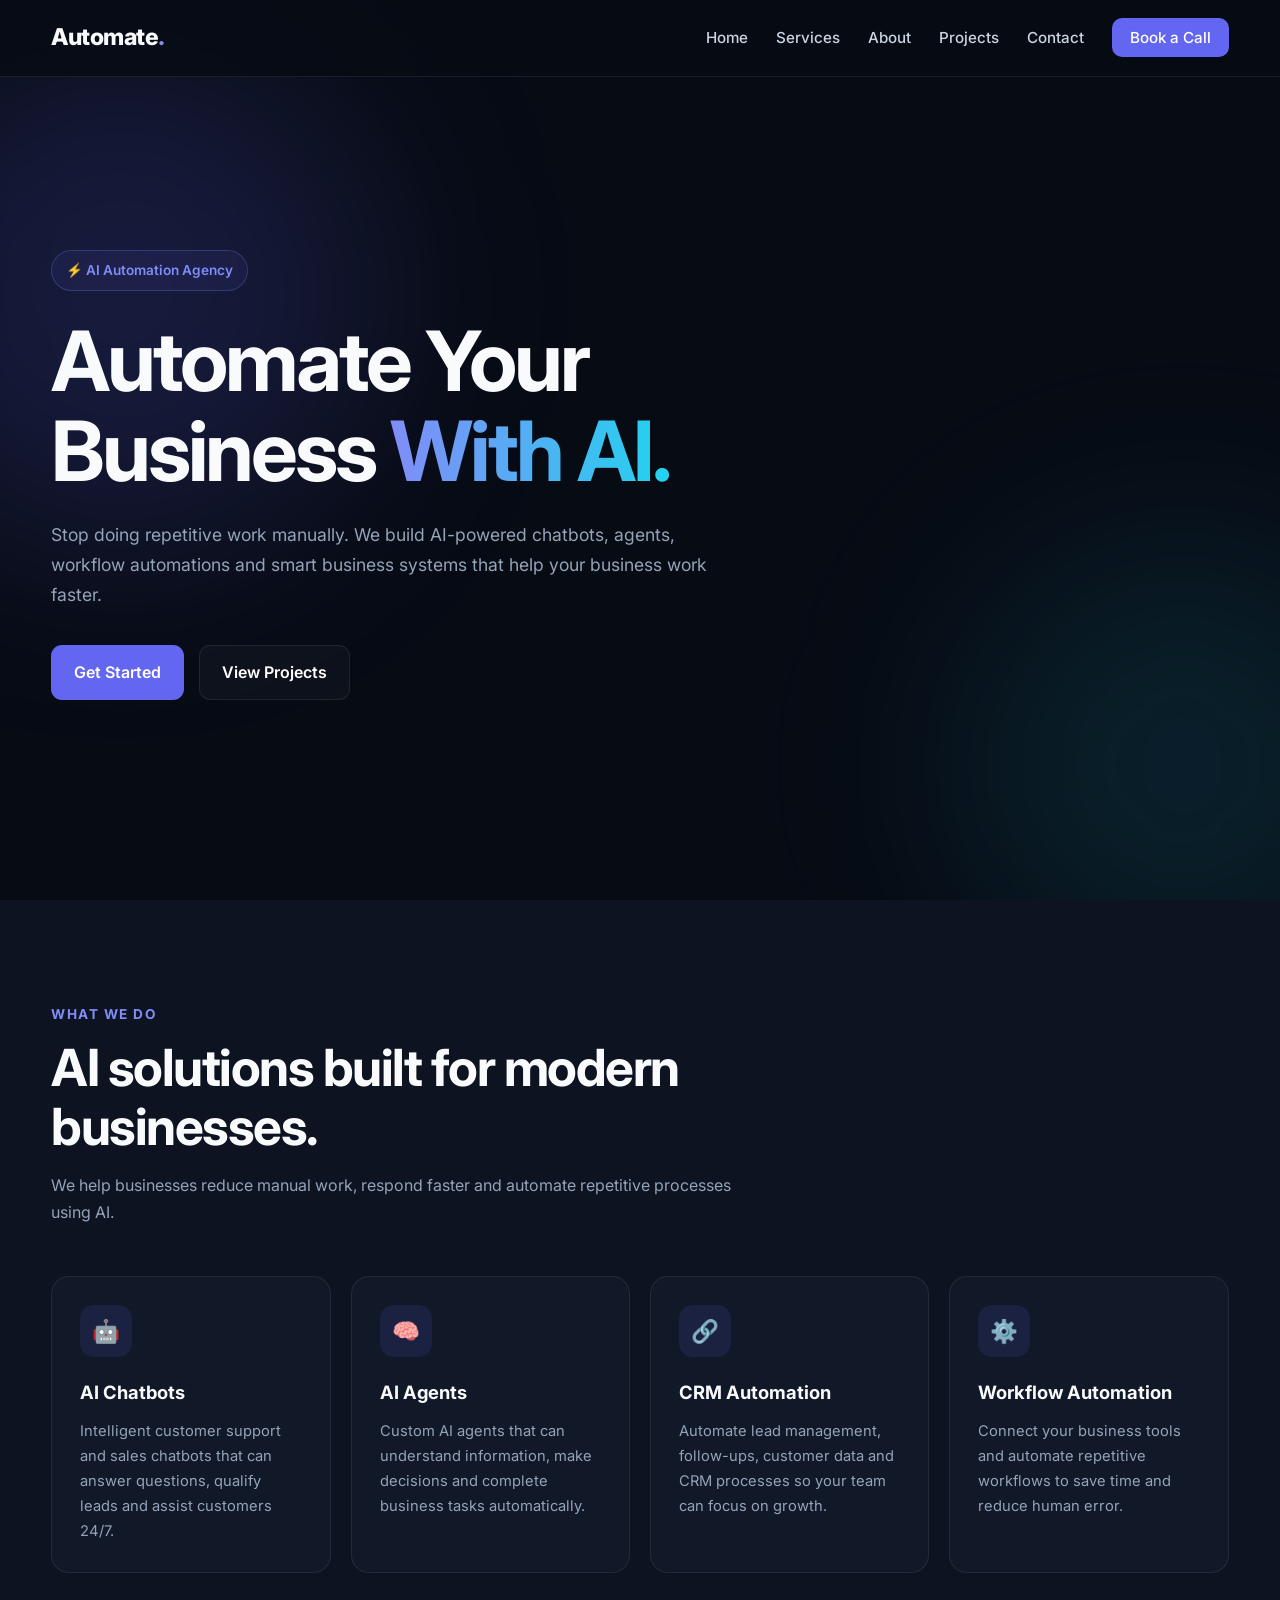
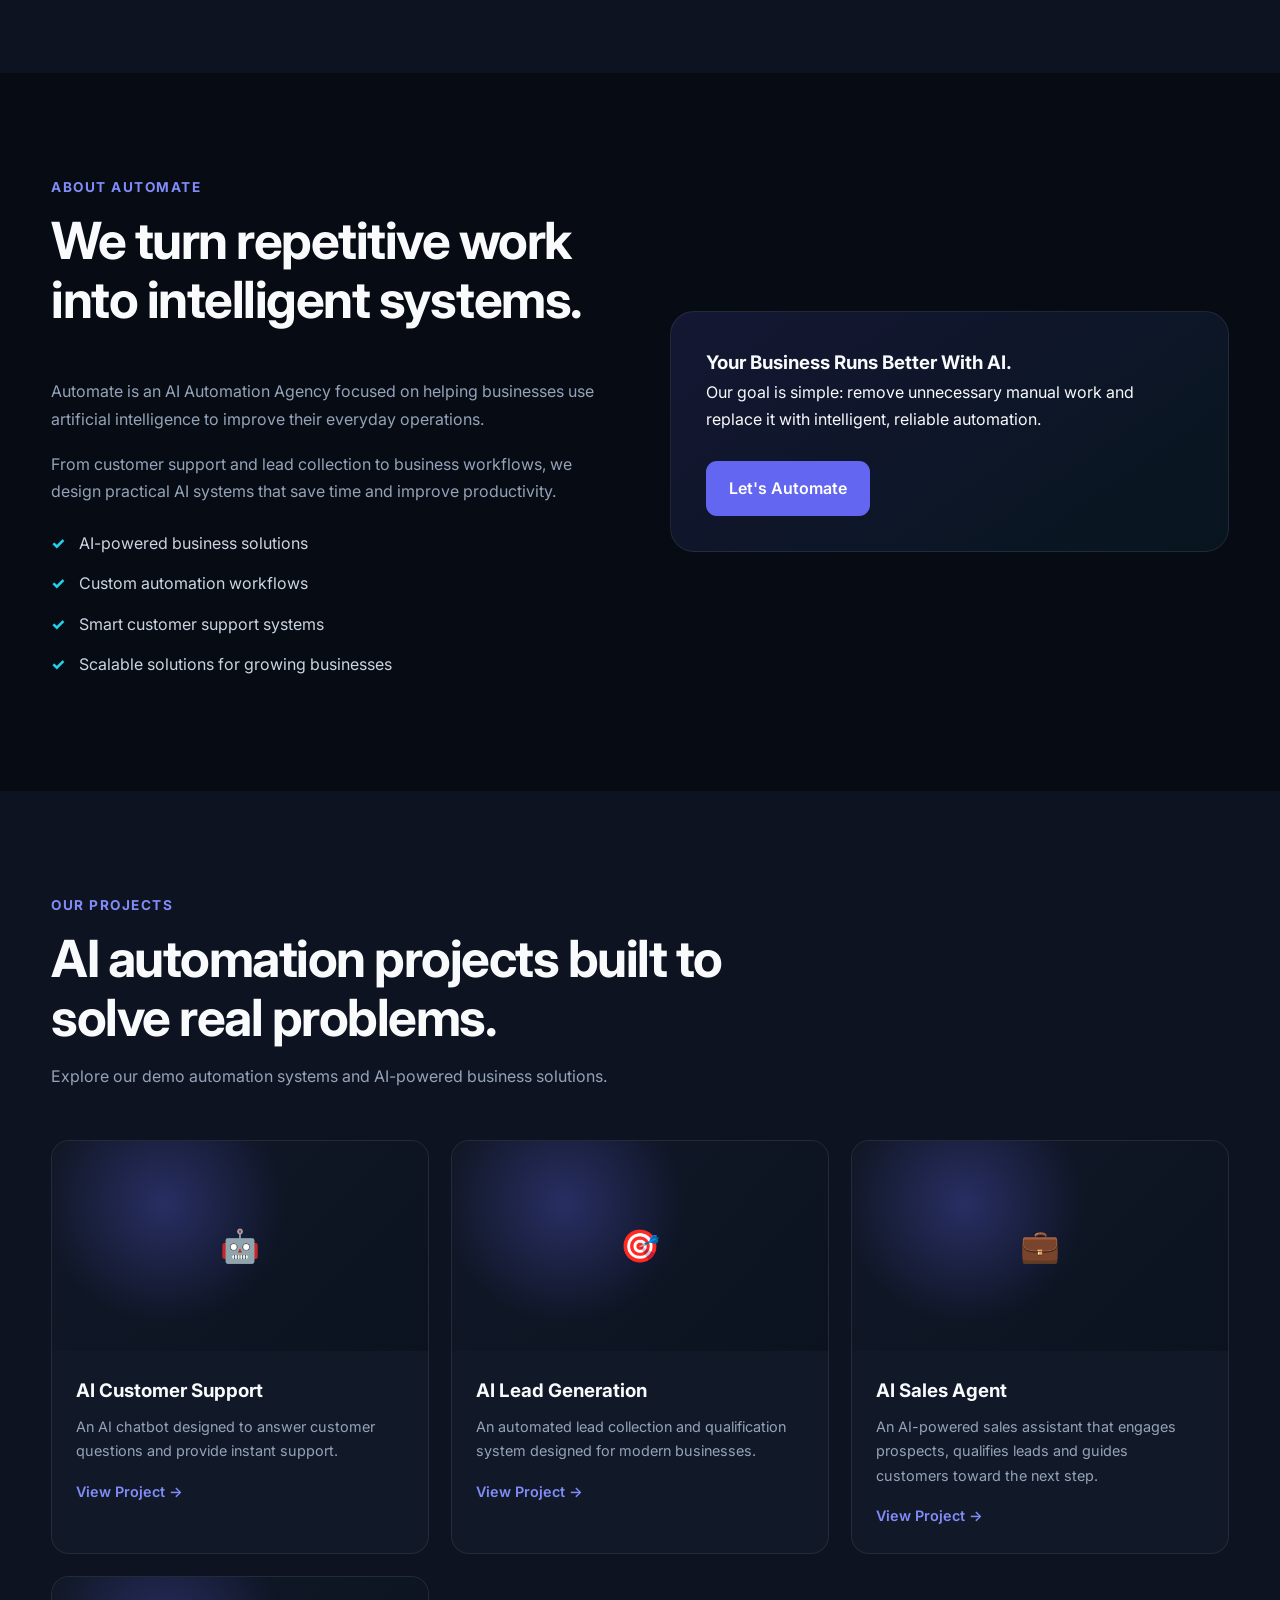
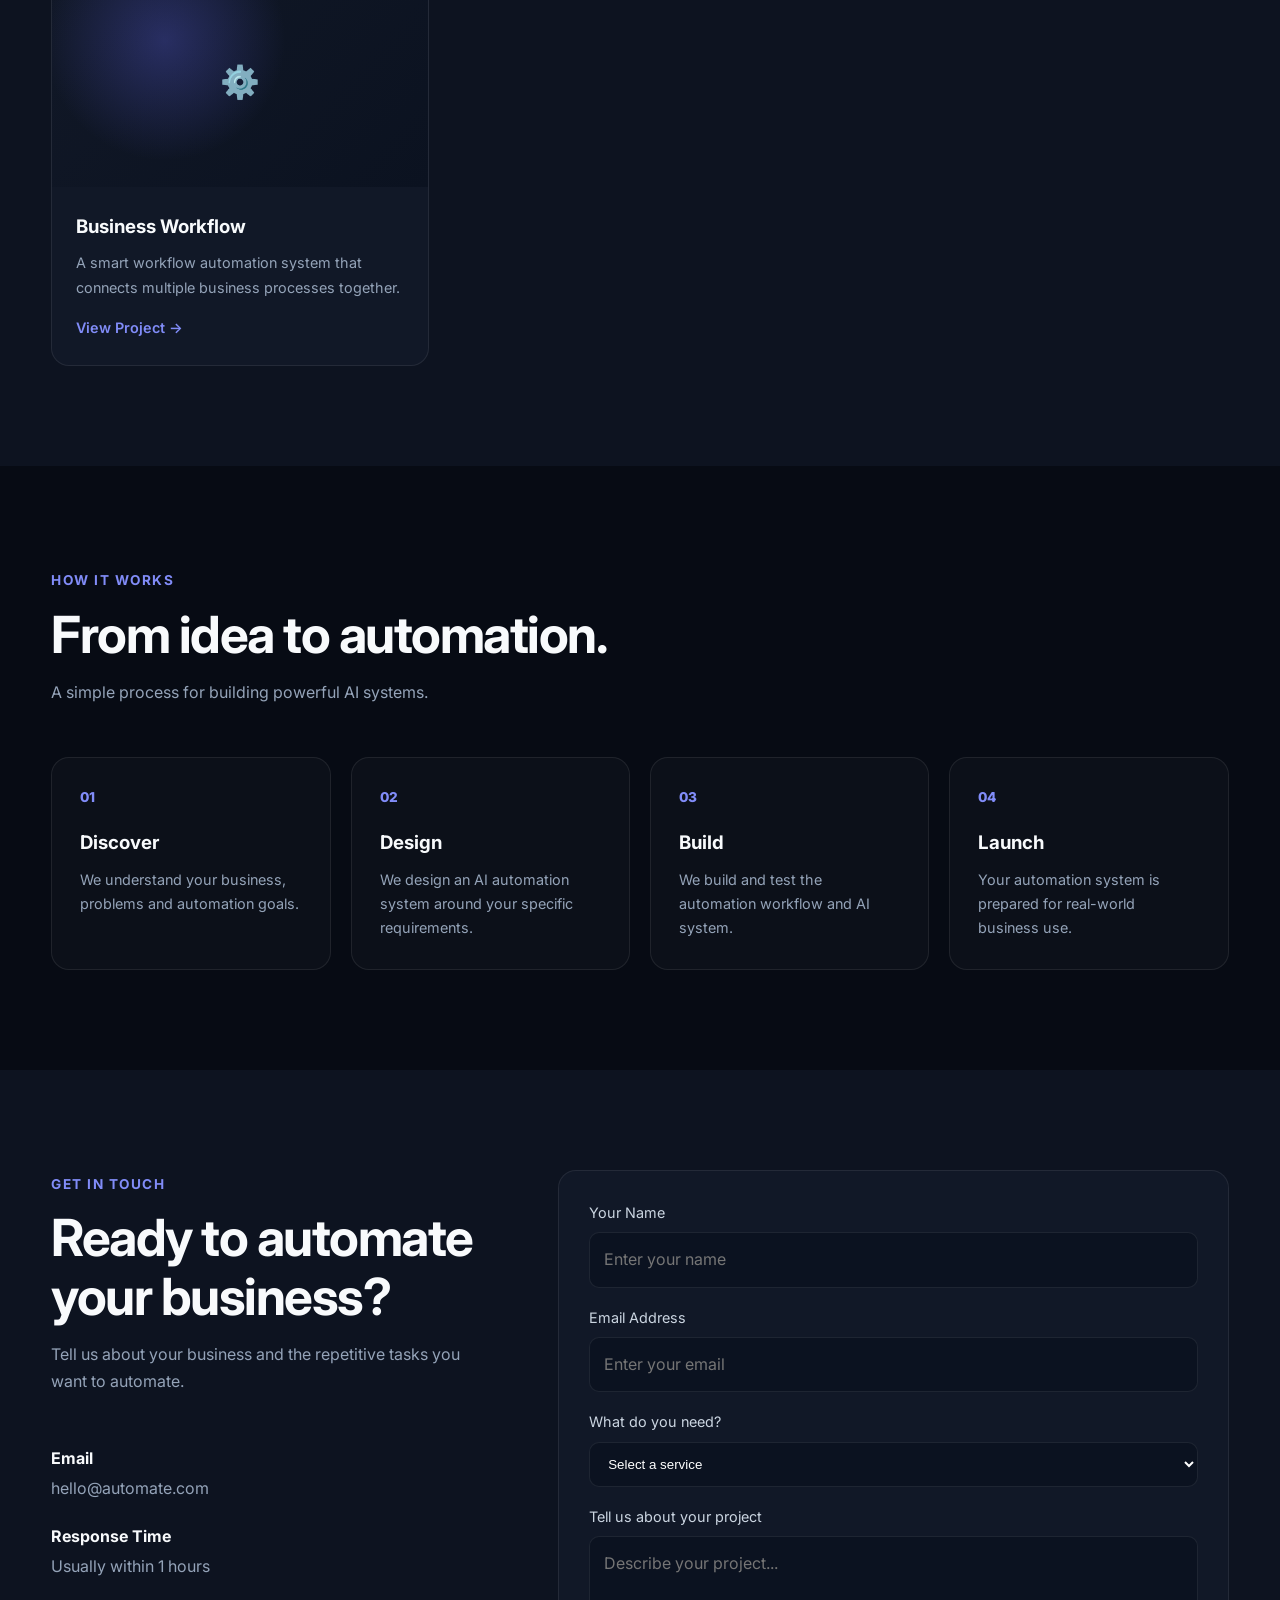
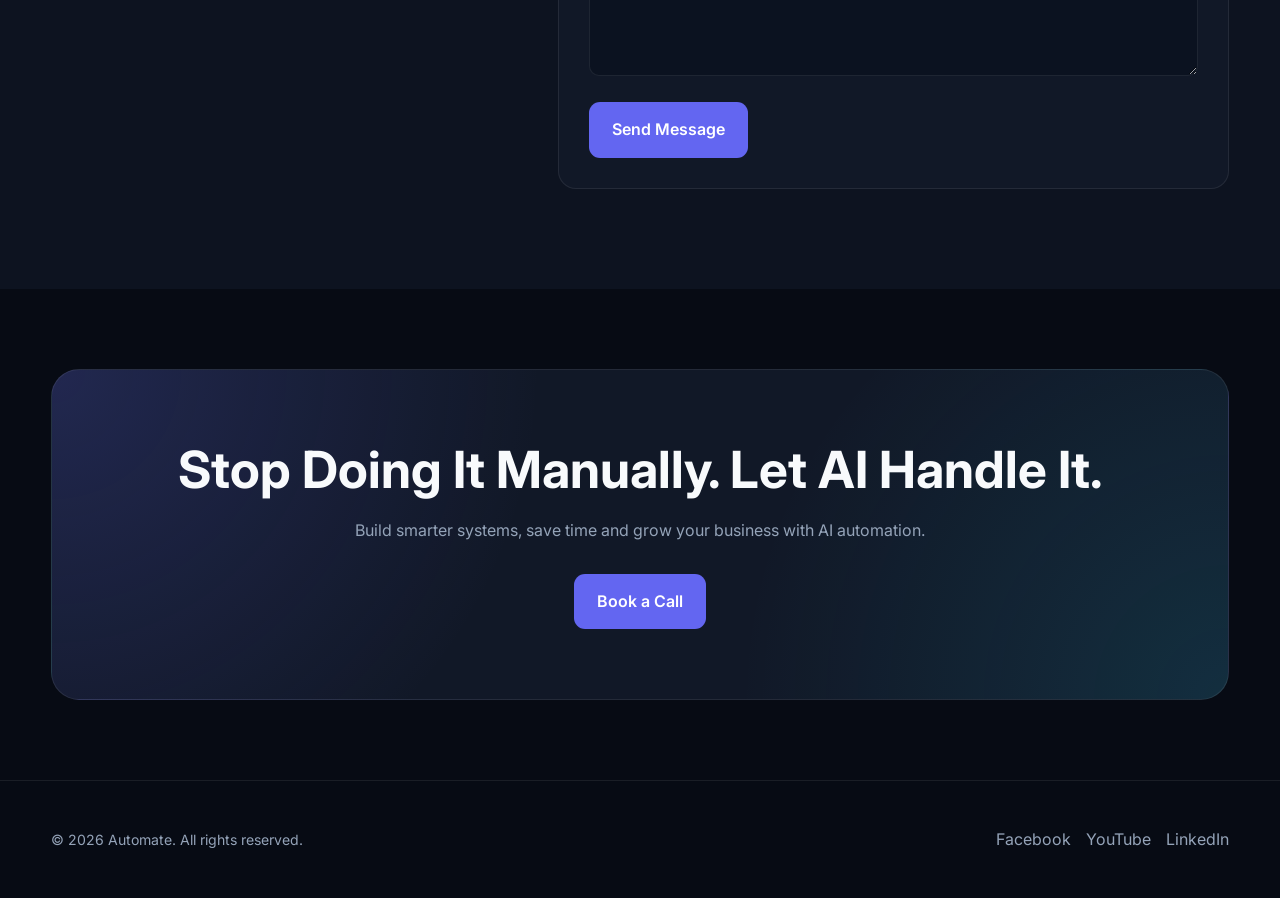
<file: Index.html>
<!DOCTYPE html>
<html lang="en">
<head>
    <meta charset="UTF-8">
    <meta name="viewport" content="width=device-width, initial-scale=1.0">

    <title>Automate | AI Automation Agency</title>

    <!-- Main CSS -->
    <link rel="stylesheet" href="style.css">
</head>

<body>

    <!-- =========================
         NAVBAR
         ========================= -->

    <header class="navbar">
        <div class="container nav-container">

            <a href="#home" class="logo">
                Automate<span>.</span>
            </a>

            <button class="menu-toggle" aria-label="Open Menu">
                ☰
            </button>

            <ul class="nav-links">
                <li><a href="#home">Home</a></li>
                <li><a href="#services">Services</a></li>
                <li><a href="#about">About</a></li>
                <li><a href="#portfolio">Projects</a></li>
                <li><a href="#contact">Contact</a></li>
                <li>
                    <a href="#contact" class="nav-btn">Book a Call</a>
                </li>
            </ul>

        </div>
    </header>


    <!-- =========================
         HERO
         ========================= -->

    <main>

        <section class="hero" id="home">
            <div class="container">

                <div class="hero-content fade-up">

                    <div class="hero-badge">
                        ⚡ AI Automation Agency
                    </div>

                    <h1>
                        Automate Your Business
                        <span>With AI.</span>
                    </h1>

                    <p>
                        Stop doing repetitive work manually.
                        We build AI-powered chatbots, agents,
                        workflow automations and smart business
                        systems that help your business work faster.
                    </p>

                    <div class="hero-buttons">
                        <a href="#contact" class="btn btn-primary">
                            Get Started
                        </a>

                        <a href="#portfolio" class="btn btn-secondary">
                            View Projects
                        </a>
                    </div>

                </div>

            </div>
        </section>


<!-- =========================
     SERVICES
     ========================= -->

<section class="services" id="services">

    <div class="container">

        <div class="section-heading">

            <span class="label">
                What We Do
            </span>

            <h2>
                AI solutions built for
                modern businesses.
            </h2>

            <p>
                We help businesses reduce manual work,
                respond faster and automate repetitive
                processes using AI.
            </p>

        </div>


        <div class="services-grid">


            <!-- AI CHATBOTS -->

            <a
                href="services/ai-chatbots.html"
                class="service-card"
            >

                <div class="service-icon">
                    🤖
                </div>

                <h3>
                    AI Chatbots
                </h3>

                <p>
                    Intelligent customer support and sales
                    chatbots that can answer questions,
                    qualify leads and assist customers 24/7.
                </p>

            </a>


            <!-- AI AGENTS -->

            <a
                href="services/ai-agents.html"
                class="service-card"
            >

                <div class="service-icon">
                    🧠
                </div>

                <h3>
                    AI Agents
                </h3>

                <p>
                    Custom AI agents that can understand
                    information, make decisions and complete
                    business tasks automatically.
                </p>

            </a>


            <!-- CRM AUTOMATION -->

            <a
                href="services/crm-automation.html"
                class="service-card"
            >

                <div class="service-icon">
                    🔗
                </div>

                <h3>
                    CRM Automation
                </h3>

                <p>
                    Automate lead management, follow-ups,
                    customer data and CRM processes so your
                    team can focus on growth.
                </p>

            </a>


            <!-- WORKFLOW AUTOMATION -->

            <a
                href="services/workflow-automation.html"
                class="service-card"
            >

                <div class="service-icon">
                    ⚙️
                </div>

                <h3>
                    Workflow Automation
                </h3>

                <p>
                    Connect your business tools and automate
                    repetitive workflows to save time and
                    reduce human error.
                </p>

            </a>


        </div>

    </div>

</section>




        <!-- =========================
             ABOUT
             ========================= -->

        <section class="about" id="about">

            <div class="container">

                <div class="about-grid">

                    <div class="about-text">

                        <div class="section-heading">
                            <span class="label">About Automate</span>

                            <h2>
                                We turn repetitive work
                                into intelligent systems.
                            </h2>
                        </div>

                        <p>
                            Automate is an AI Automation Agency
                            focused on helping businesses use
                            artificial intelligence to improve
                            their everyday operations.
                        </p>

                        <p>
                            From customer support and lead
                            collection to business workflows,
                            we design practical AI systems that
                            save time and improve productivity.
                        </p>

                        <ul class="about-list">

                            <li>
                                AI-powered business solutions
                            </li>

                            <li>
                                Custom automation workflows
                            </li>

                            <li>
                                Smart customer support systems
                            </li>

                            <li>
                                Scalable solutions for growing businesses
                            </li>

                        </ul>

                    </div>


                    <div class="about-card">

                        <h3>
                            Your Business Runs Better
                            With AI.
                        </h3>

                        <p>
                            Our goal is simple:
                            remove unnecessary manual work
                            and replace it with intelligent,
                            reliable automation.
                        </p>

                        <br>

                        <a href="#contact" class="btn btn-primary">
                            Let's Automate
                        </a>

                    </div>

                </div>

            </div>

        </section>


<!-- =========================
     PORTFOLIO / PROJECTS
     ========================= -->

<section class="portfolio" id="portfolio">

    <div class="container">

        <div class="section-heading">

            <span class="label">
                Our Projects
            </span>

            <h2>
                AI automation projects
                built to solve real problems.
            </h2>

            <p>
                Explore our demo automation systems
                and AI-powered business solutions.
            </p>

        </div>


        <div class="portfolio-grid">


            <!-- =========================
                 PROJECT 01
                 ========================= -->

            <div class="project-card">

                <div class="project-image">
                    🤖
                </div>

                <div class="project-content">

                    <h3>
                        AI Customer Support
                    </h3>

                    <p>
                        An AI chatbot designed to answer
                        customer questions and provide
                        instant support.
                    </p>

                    <a
                        href="projects/ai-customer-support.html"
                        class="project-link"
                    >
                        View Project →
                    </a>

                </div>

            </div>



            <!-- =========================
                 PROJECT 02
                 ========================= -->

            <div class="project-card">

                <div class="project-image">
                    🎯
                </div>

                <div class="project-content">

                    <h3>
                        AI Lead Generation
                    </h3>

                    <p>
                        An automated lead collection and
                        qualification system designed
                        for modern businesses.
                    </p>

                    <a
                        href="projects/ai-lead-generation.html"
                        class="project-link"
                    >
                        View Project →
                    </a>

                </div>

            </div>



            <!-- =========================
                 PROJECT 03
                 ========================= -->

            <div class="project-card">

                <div class="project-image">
                    💼
                </div>

                <div class="project-content">

                    <h3>
                        AI Sales Agent
                    </h3>

                    <p>
                        An AI-powered sales assistant that
                        engages prospects, qualifies leads
                        and guides customers toward the
                        next step.
                    </p>

                    <a
                        href="projects/ai-sales-agent.html"
                        class="project-link"
                    >
                        View Project →
                    </a>

                </div>

            </div>



            <!-- =========================
                 PROJECT 04
                 ========================= -->

            <div class="project-card">

                <div class="project-image">
                    ⚙️
                </div>

                <div class="project-content">

                    <h3>
                        Business Workflow
                    </h3>

                    <p>
                        A smart workflow automation system
                        that connects multiple business
                        processes together.
                    </p>

                    <a
                        href="projects/business-workflow.html"
                        class="project-link"
                    >
                        View Project →
                    </a>

                </div>

            </div>


        </div>

    </div>

</section>


        <!-- =========================
             PROCESS
             ========================= -->

        <section class="process" id="process">

            <div class="container">

                <div class="section-heading">
                    <span class="label">How It Works</span>

                    <h2>
                        From idea to automation.
                    </h2>

                    <p>
                        A simple process for building
                        powerful AI systems.
                    </p>
                </div>


                <div class="process-grid">

                    <div class="process-card">

                        <div class="process-number">
                            01
                        </div>

                        <h3>
                            Discover
                        </h3>

                        <p>
                            We understand your business,
                            problems and automation goals.
                        </p>

                    </div>


                    <div class="process-card">

                        <div class="process-number">
                            02
                        </div>

                        <h3>
                            Design
                        </h3>

                        <p>
                            We design an AI automation system
                            around your specific requirements.
                        </p>

                    </div>


                    <div class="process-card">

                        <div class="process-number">
                            03
                        </div>

                        <h3>
                            Build
                        </h3>

                        <p>
                            We build and test the automation
                            workflow and AI system.
                        </p>

                    </div>


                    <div class="process-card">

                        <div class="process-number">
                            04
                        </div>

                        <h3>
                            Launch
                        </h3>

                        <p>
                            Your automation system is prepared
                            for real-world business use.
                        </p>

                    </div>

                </div>

            </div>

        </section>


        <!-- =========================
             CONTACT
             ========================= -->

        <section class="contact" id="contact">

            <div class="container">

                <div class="contact-grid">

                    <div class="contact-info">

                        <div class="section-heading">

                            <span class="label">
                                Get In Touch
                            </span>

                            <h2>
                                Ready to automate
                                your business?
                            </h2>

                            <p>
                                Tell us about your business and
                                the repetitive tasks you want
                                to automate.
                            </p>

                        </div>


                        <div class="contact-items">

                            <div class="contact-item">
                                <strong>Email</strong>
                                <span>
                                    hello@automate.com
                                </span>
                            </div>

                            <div class="contact-item">
                                <strong>Response Time</strong>
                                <span>
                                    Usually within 1 hours
                                </span>
                            </div>

                        </div>

                    </div>


                    <form class="contact-form" id="contactForm">

                        <div class="form-group">

                            <label for="name">
                                Your Name
                            </label>

                            <input
                                type="text"
                                id="name"
                                name="name"
                                placeholder="Enter your name"
                                required
                            >

                        </div>


                        <div class="form-group">

                            <label for="email">
                                Email Address
                            </label>

                            <input
                                type="email"
                                id="email"
                                name="email"
                                placeholder="Enter your email"
                                required
                            >

                        </div>


                        <div class="form-group">

                            <label for="service">
                                What do you need?
                            </label>

                            <select
                                id="service"
                                name="service"
                            >

                                <option value="">
                                    Select a service
                                </option>

                                <option value="AI Chatbot">
                                    AI Chatbot
                                </option>

                                <option value="AI Agent">
                                    AI Agent
                                </option>

                                <option value="CRM Automation">
                                    CRM Automation
                                </option>

                                <option value="Workflow Automation">
                                    Workflow Automation
                                </option>

                                <option value="Other">
                                    Other
                                </option>

                            </select>

                        </div>


                        <div class="form-group">

                            <label for="message">
                                Tell us about your project
                            </label>

                            <textarea
                                id="message"
                                name="message"
                                placeholder="Describe your project..."
                                required
                            ></textarea>

                        </div>


                        <button
                            type="submit"
                            class="btn btn-primary"
                        >
                            Send Message
                        </button>

                    </form>

                </div>

            </div>

        </section>


        <!-- =========================
             CTA
             ========================= -->

        <section class="cta">

            <div class="container">

                <div class="cta-box">

                    <h2>
                        Stop Doing It Manually.
                        Let AI Handle It.
                    </h2>

                    <p>
                        Build smarter systems,
                        save time and grow your business
                        with AI automation.
                    </p>

                    <a
                        href="#contact"
                        class="btn btn-primary"
                    >
                        Book a Call
                    </a>

                </div>

            </div>

        </section>

    </main>


    <!-- =========================
         FOOTER
         ========================= -->

    <footer>

        <div class="container">

            <div class="footer-content">

                <p>
                    © 2026 Automate. All rights reserved.
                </p>

                <div class="social-links">

                    <a href="#" aria-label="Facebook">
                        Facebook
                    </a>

                    <a href="#" aria-label="YouTube">
                        YouTube
                    </a>

                    <a href="#" aria-label="LinkedIn">
                        LinkedIn
                    </a>

                </div>

            </div>

        </div>

    </footer>


    <!-- Main JavaScript -->
    <script src="main.js"></script>

</body>
</html>
</file>
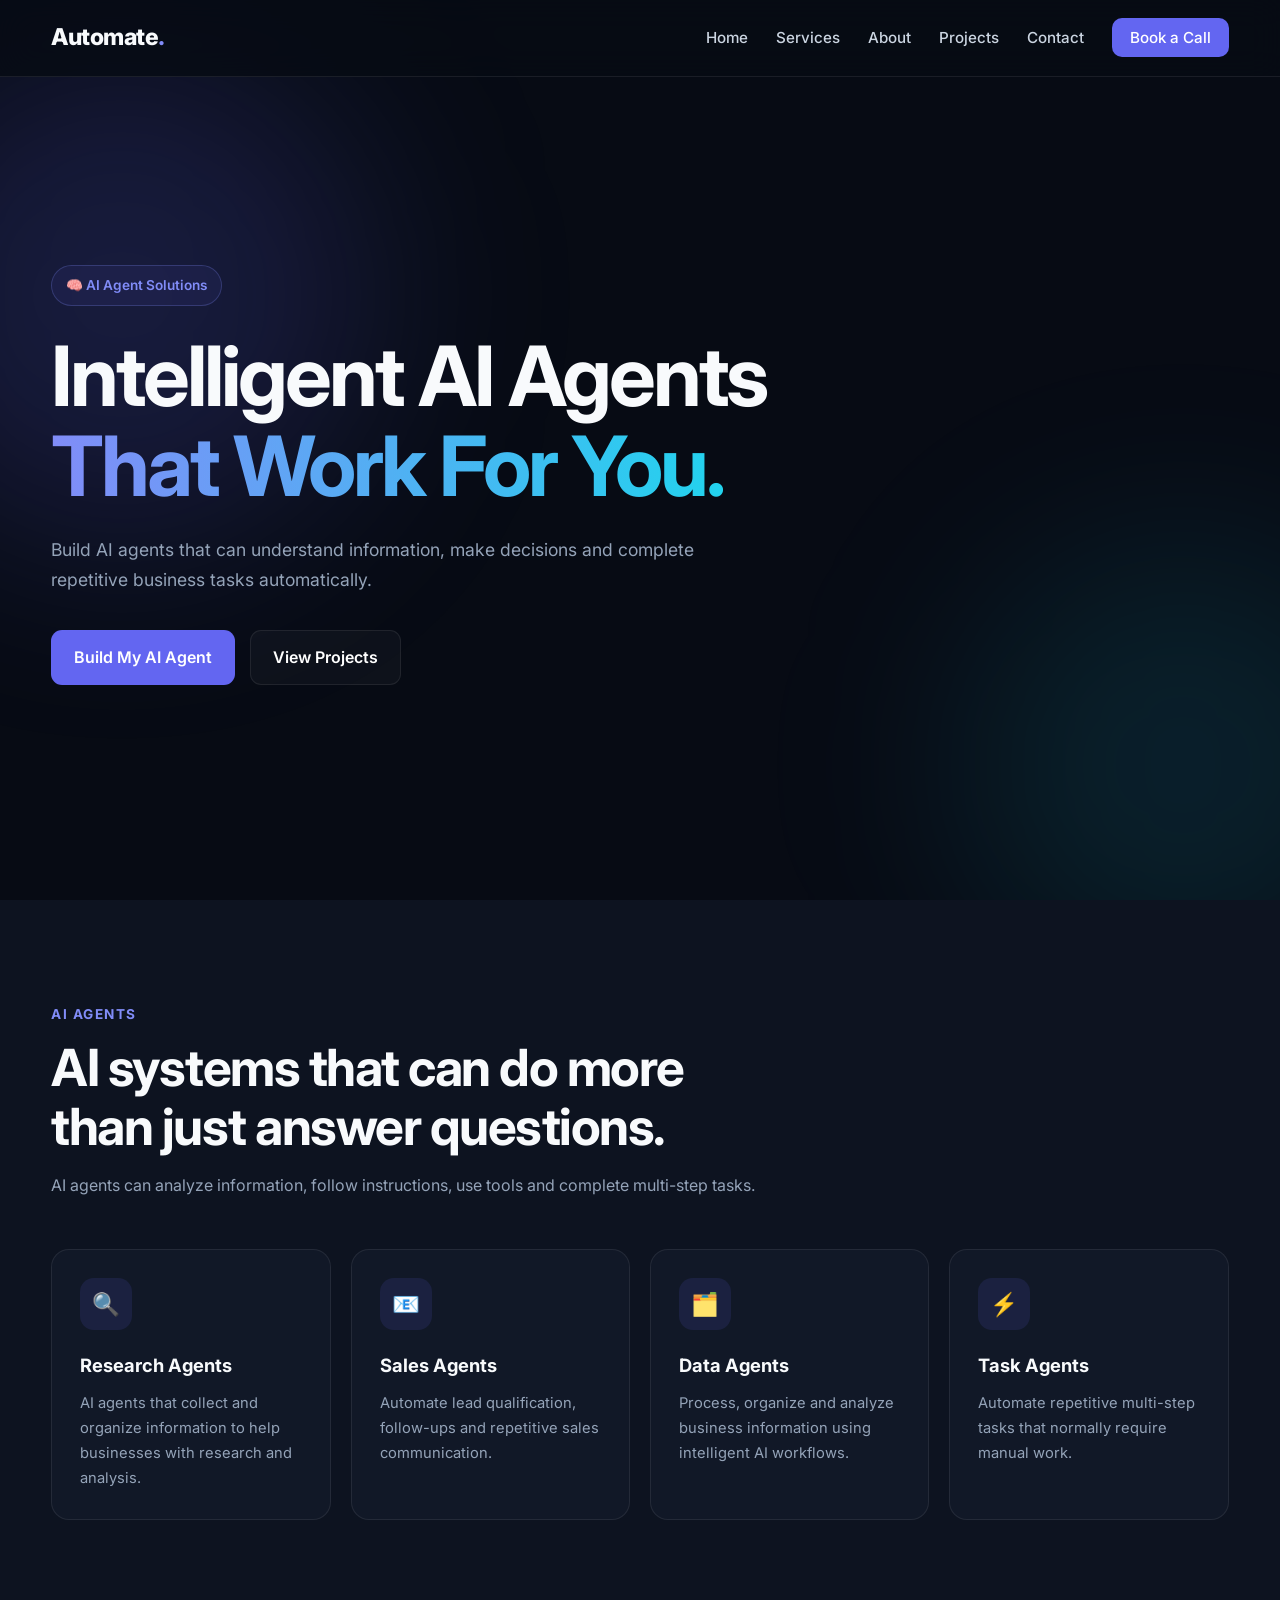
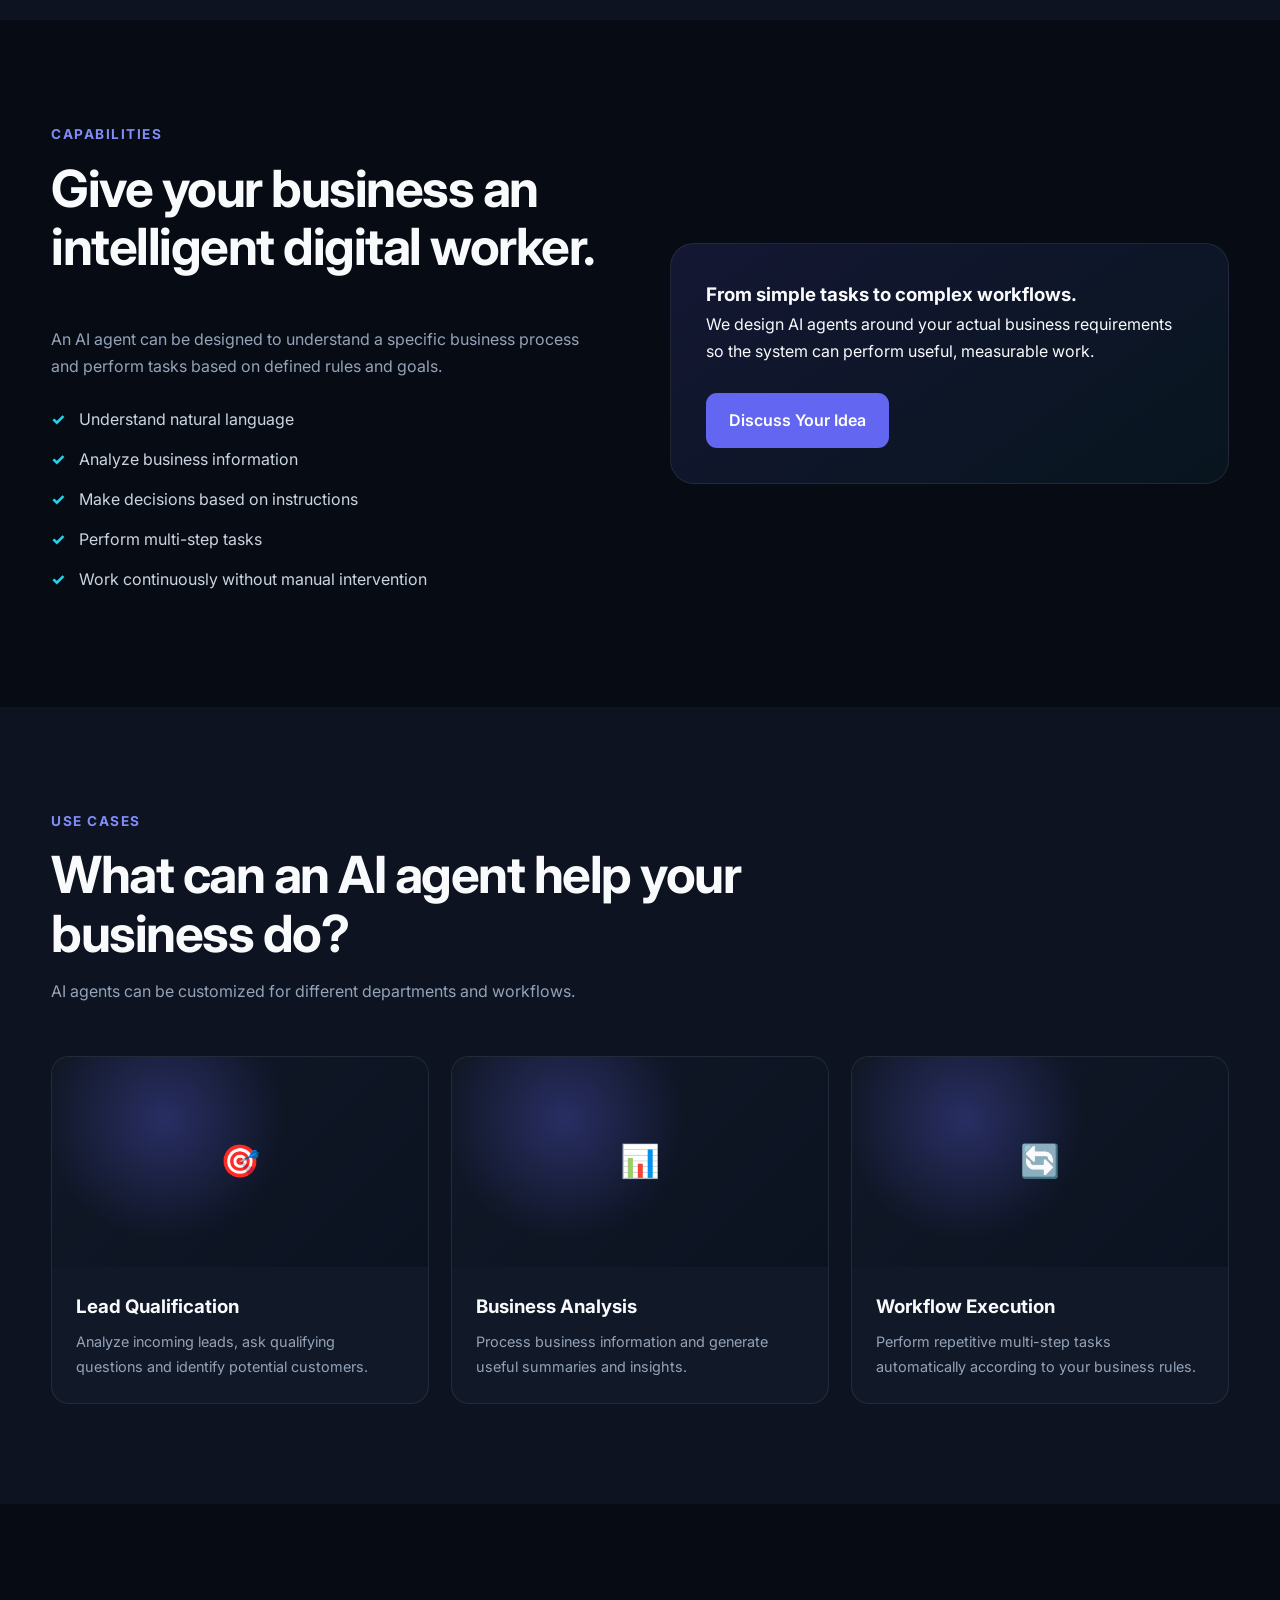
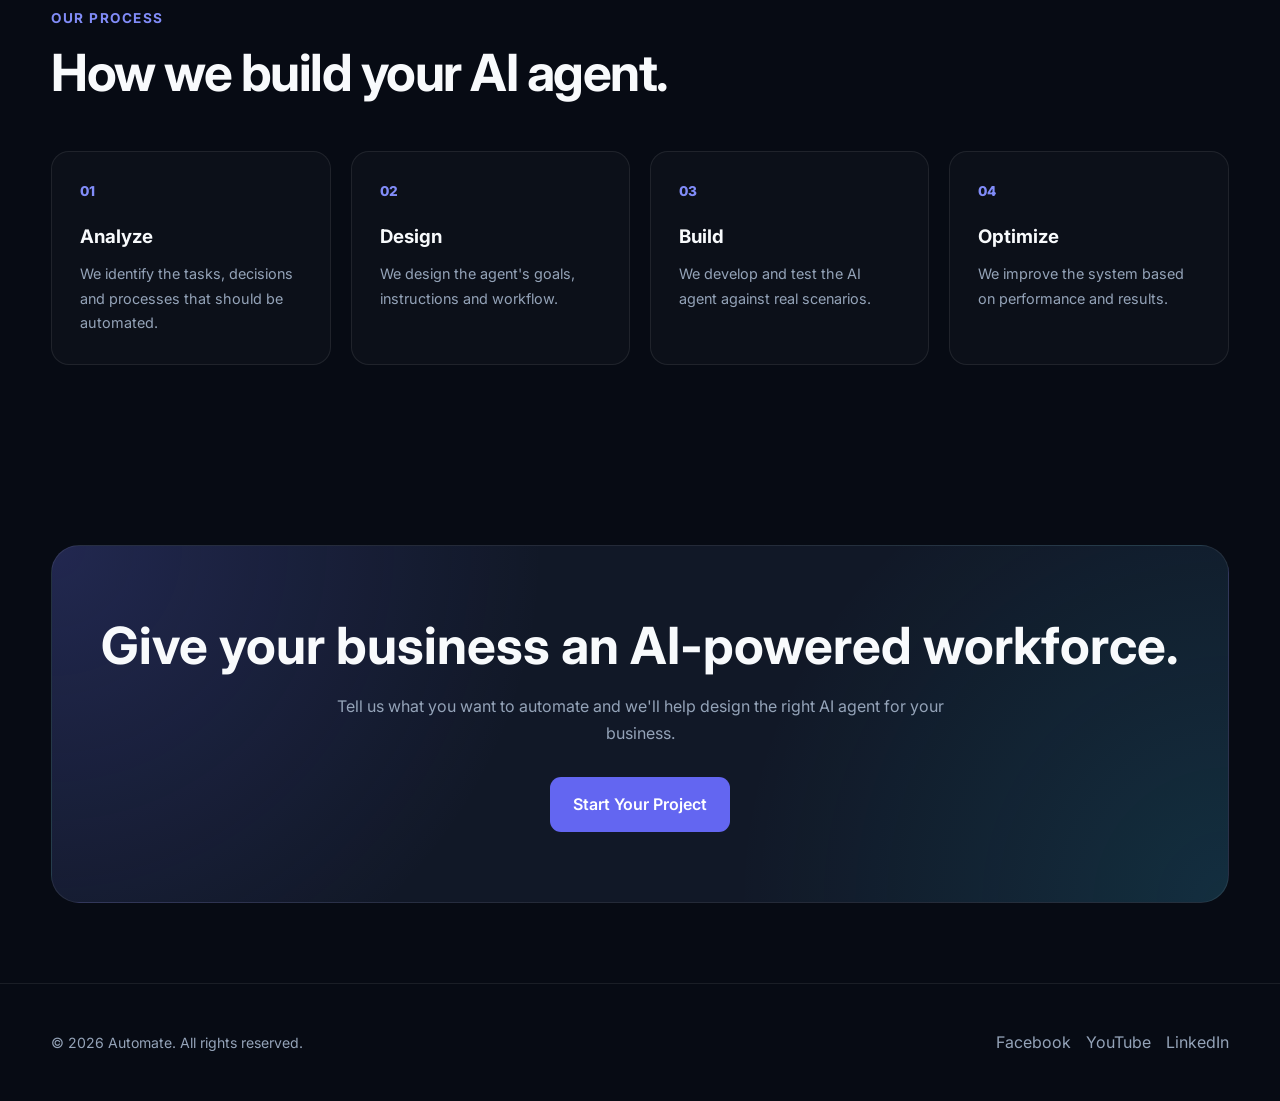
<file: ai-agents.html>
<!DOCTYPE html>
<html lang="en">
<head>
    <meta charset="UTF-8">
    <meta name="viewport" content="width=device-width, initial-scale=1.0">

    <title>AI Agents | Automate</title>

    <link rel="stylesheet" href="../style.css">
</head>

<body>

    <!-- =========================
         NAVBAR
         ========================= -->

    <header class="navbar">

        <div class="container nav-container">

            <a href="../index.html" class="logo">
                Automate<span>.</span>
            </a>

            <button class="menu-toggle" aria-label="Open Menu">
                ☰
            </button>

            <ul class="nav-links">

                <li>
                    <a href="../index.html">Home</a>
                </li>

                <li>
                    <a href="../index.html#services">
                        Services
                    </a>
                </li>

                <li>
                    <a href="../index.html#about">
                        About
                    </a>
                </li>

                <li>
                    <a href="../index.html#portfolio">
                        Projects
                    </a>
                </li>

                <li>
                    <a href="../index.html#contact">
                        Contact
                    </a>
                </li>

                <li>
                    <a
                        href="../index.html#contact"
                        class="nav-btn"
                    >
                        Book a Call
                    </a>
                </li>

            </ul>

        </div>

    </header>


    <!-- =========================
         MAIN
         ========================= -->

    <main>


        <!-- HERO -->

        <section class="hero">

            <div class="container">

                <div class="hero-content fade-up">

                    <div class="hero-badge">
                        🧠 AI Agent Solutions
                    </div>

                    <h1>
                        Intelligent AI Agents
                        <span>That Work For You.</span>
                    </h1>

                    <p>
                        Build AI agents that can understand
                        information, make decisions and complete
                        repetitive business tasks automatically.
                    </p>

                    <div class="hero-buttons">

                        <a
                            href="../index.html#contact"
                            class="btn btn-primary"
                        >
                            Build My AI Agent
                        </a>

                        <a
                            href="../index.html#portfolio"
                            class="btn btn-secondary"
                        >
                            View Projects
                        </a>

                    </div>

                </div>

            </div>

        </section>


        <!-- =========================
             WHAT ARE AI AGENTS
             ========================= -->

        <section class="services">

            <div class="container">

                <div class="section-heading">

                    <span class="label">
                        AI Agents
                    </span>

                    <h2>
                        AI systems that can do more
                        than just answer questions.
                    </h2>

                    <p>
                        AI agents can analyze information,
                        follow instructions, use tools and
                        complete multi-step tasks.
                    </p>

                </div>


                <div class="services-grid">


                    <!-- CARD 1 -->

                    <div class="service-card">

                        <div class="service-icon">
                            🔍
                        </div>

                        <h3>
                            Research Agents
                        </h3>

                        <p>
                            AI agents that collect and organize
                            information to help businesses with
                            research and analysis.
                        </p>

                    </div>


                    <!-- CARD 2 -->

                    <div class="service-card">

                        <div class="service-icon">
                            📧
                        </div>

                        <h3>
                            Sales Agents
                        </h3>

                        <p>
                            Automate lead qualification,
                            follow-ups and repetitive sales
                            communication.
                        </p>

                    </div>


                    <!-- CARD 3 -->

                    <div class="service-card">

                        <div class="service-icon">
                            🗂️
                        </div>

                        <h3>
                            Data Agents
                        </h3>

                        <p>
                            Process, organize and analyze
                            business information using
                            intelligent AI workflows.
                        </p>

                    </div>


                    <!-- CARD 4 -->

                    <div class="service-card">

                        <div class="service-icon">
                            ⚡
                        </div>

                        <h3>
                            Task Agents
                        </h3>

                        <p>
                            Automate repetitive multi-step
                            tasks that normally require
                            manual work.
                        </p>

                    </div>

                </div>

            </div>

        </section>


        <!-- =========================
             CAPABILITIES
             ========================= -->

        <section class="about">

            <div class="container">

                <div class="about-grid">


                    <div class="about-text">

                        <div class="section-heading">

                            <span class="label">
                                Capabilities
                            </span>

                            <h2>
                                Give your business
                                an intelligent digital worker.
                            </h2>

                        </div>


                        <p>
                            An AI agent can be designed to
                            understand a specific business
                            process and perform tasks based
                            on defined rules and goals.
                        </p>


                        <ul class="about-list">

                            <li>
                                Understand natural language
                            </li>

                            <li>
                                Analyze business information
                            </li>

                            <li>
                                Make decisions based on instructions
                            </li>

                            <li>
                                Perform multi-step tasks
                            </li>

                            <li>
                                Work continuously without manual intervention
                            </li>

                        </ul>

                    </div>


                    <div class="about-card">

                        <h3>
                            From simple tasks to
                            complex workflows.
                        </h3>

                        <p>
                            We design AI agents around your
                            actual business requirements so
                            the system can perform useful,
                            measurable work.
                        </p>

                        <br>

                        <a
                            href="../index.html#contact"
                            class="btn btn-primary"
                        >
                            Discuss Your Idea
                        </a>

                    </div>

                </div>

            </div>

        </section>


        <!-- =========================
             USE CASES
             ========================= -->

        <section class="portfolio">

            <div class="container">

                <div class="section-heading">

                    <span class="label">
                        Use Cases
                    </span>

                    <h2>
                        What can an AI agent
                        help your business do?
                    </h2>

                    <p>
                        AI agents can be customized for
                        different departments and workflows.
                    </p>

                </div>


                <div class="portfolio-grid">


                    <div class="project-card">

                        <div class="project-image">
                            🎯
                        </div>

                        <div class="project-content">

                            <h3>
                                Lead Qualification
                            </h3>

                            <p>
                                Analyze incoming leads,
                                ask qualifying questions and
                                identify potential customers.
                            </p>

                        </div>

                    </div>


                    <div class="project-card">

                        <div class="project-image">
                            📊
                        </div>

                        <div class="project-content">

                            <h3>
                                Business Analysis
                            </h3>

                            <p>
                                Process business information
                                and generate useful summaries
                                and insights.
                            </p>

                        </div>

                    </div>


                    <div class="project-card">

                        <div class="project-image">
                            🔄
                        </div>

                        <div class="project-content">

                            <h3>
                                Workflow Execution
                            </h3>

                            <p>
                                Perform repetitive multi-step
                                tasks automatically according
                                to your business rules.
                            </p>

                        </div>

                    </div>

                </div>

            </div>

        </section>


        <!-- =========================
             PROCESS
             ========================= -->

        <section class="process">

            <div class="container">

                <div class="section-heading">

                    <span class="label">
                        Our Process
                    </span>

                    <h2>
                        How we build your AI agent.
                    </h2>

                </div>


                <div class="process-grid">


                    <div class="process-card">

                        <div class="process-number">
                            01
                        </div>

                        <h3>
                            Analyze
                        </h3>

                        <p>
                            We identify the tasks,
                            decisions and processes
                            that should be automated.
                        </p>

                    </div>


                    <div class="process-card">

                        <div class="process-number">
                            02
                        </div>

                        <h3>
                            Design
                        </h3>

                        <p>
                            We design the agent's goals,
                            instructions and workflow.
                        </p>

                    </div>


                    <div class="process-card">

                        <div class="process-number">
                            03
                        </div>

                        <h3>
                            Build
                        </h3>

                        <p>
                            We develop and test the AI
                            agent against real scenarios.
                        </p>

                    </div>


                    <div class="process-card">

                        <div class="process-number">
                            04
                        </div>

                        <h3>
                            Optimize
                        </h3>

                        <p>
                            We improve the system based
                            on performance and results.
                        </p>

                    </div>

                </div>

            </div>

        </section>


        <!-- =========================
             CTA
             ========================= -->

        <section class="cta">

            <div class="container">

                <div class="cta-box">

                    <h2>
                        Give your business
                        an AI-powered workforce.
                    </h2>

                    <p>
                        Tell us what you want to automate
                        and we'll help design the right
                        AI agent for your business.
                    </p>

                    <a
                        href="../index.html#contact"
                        class="btn btn-primary"
                    >
                        Start Your Project
                    </a>

                </div>

            </div>

        </section>

    </main>


    <!-- =========================
         FOOTER
         ========================= -->

    <footer>

        <div class="container">

            <div class="footer-content">

                <p>
                    © 2026 Automate. All rights reserved.
                </p>

                <div class="social-links">

                    <a href="#">
                        Facebook
                    </a>

                    <a href="#">
                        YouTube
                    </a>

                    <a href="#">
                        LinkedIn
                    </a>

                </div>

            </div>

        </div>

    </footer>


    <!-- JAVASCRIPT -->

    <script src="../main.js"></script>

</body>
</html>
</file>
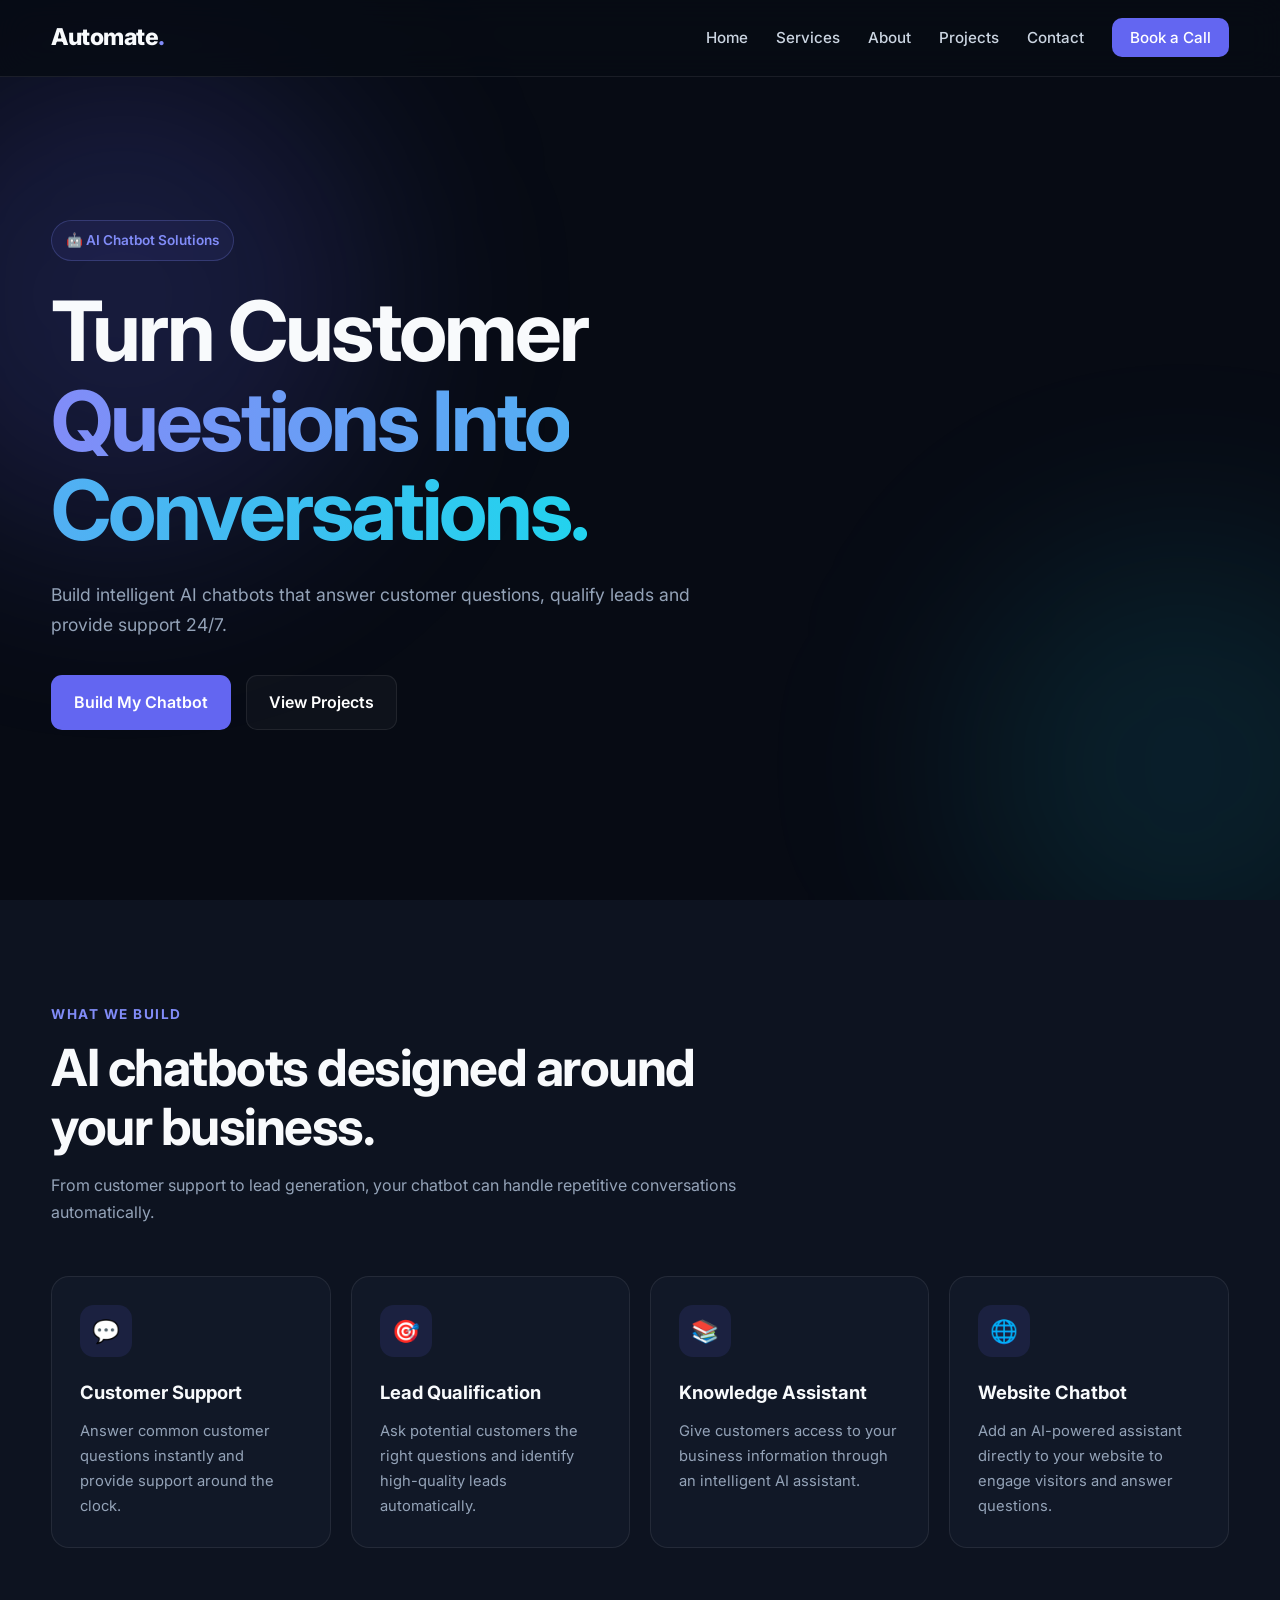
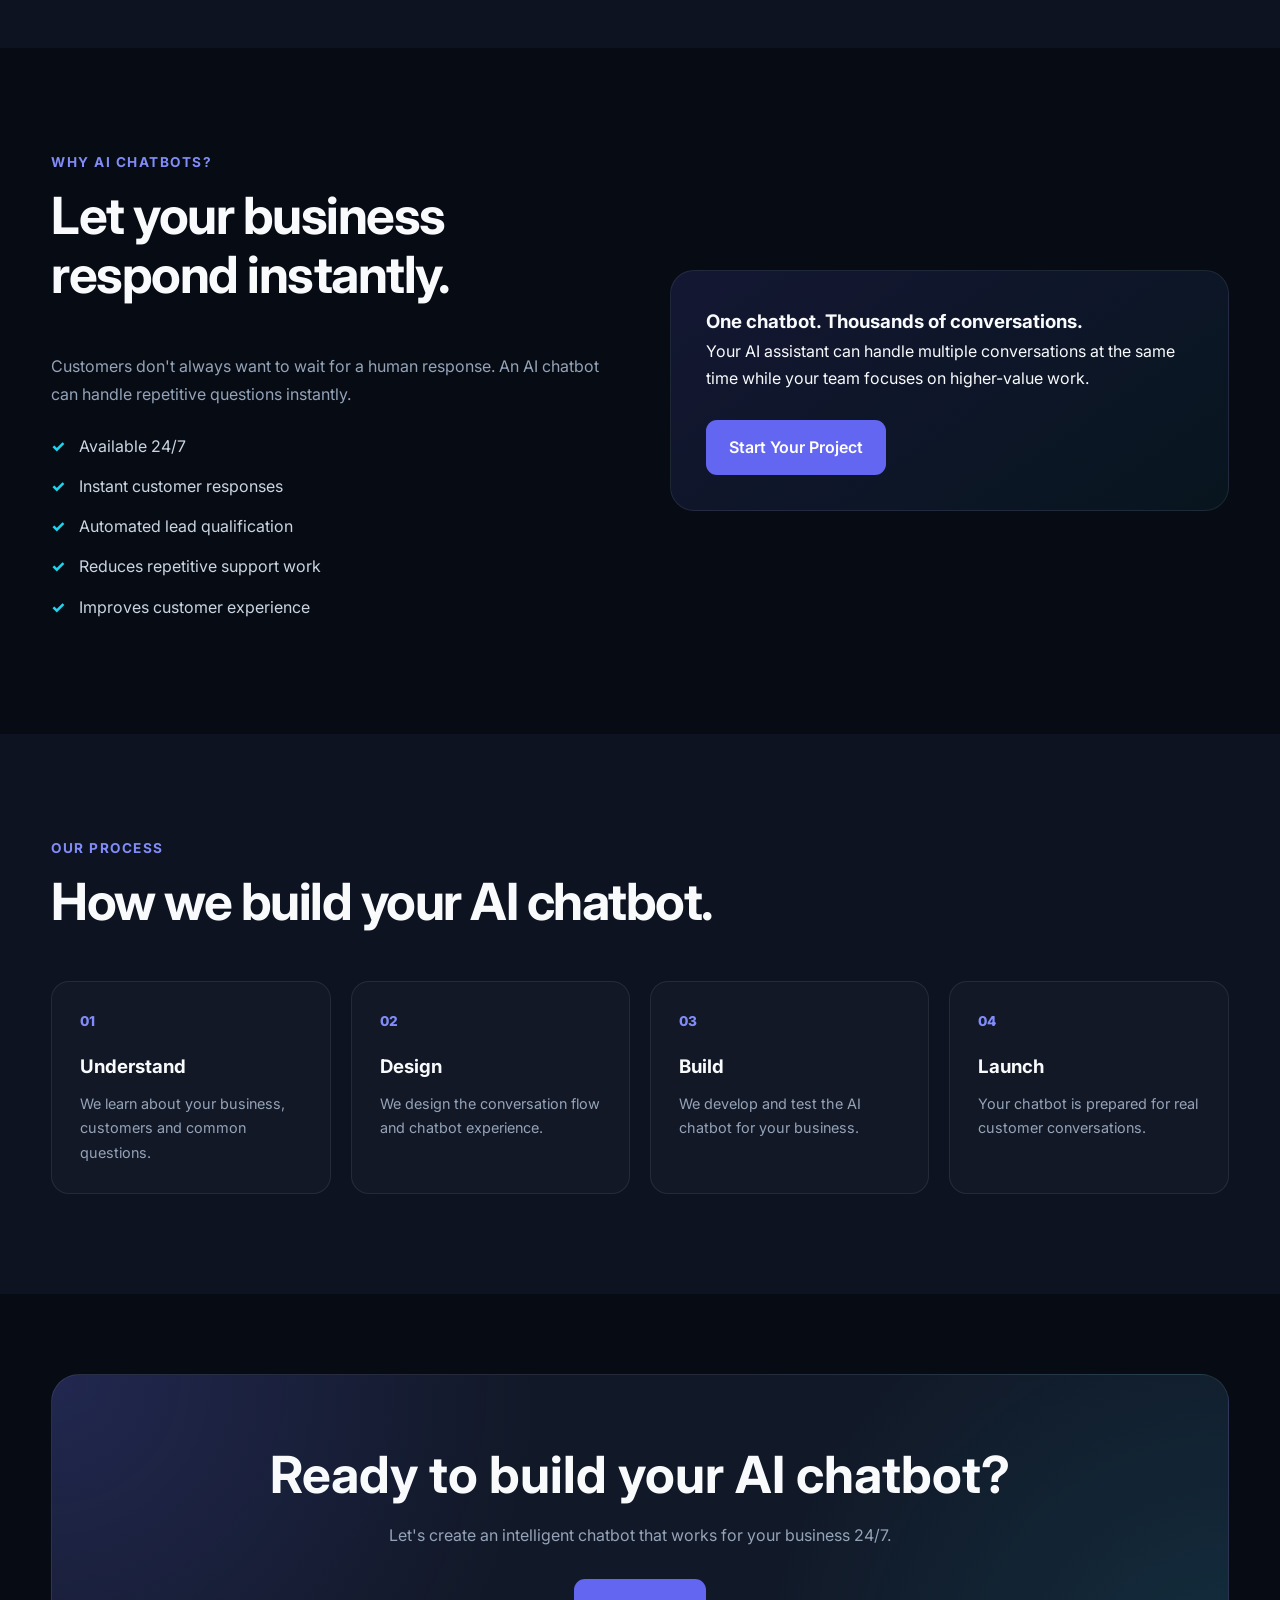
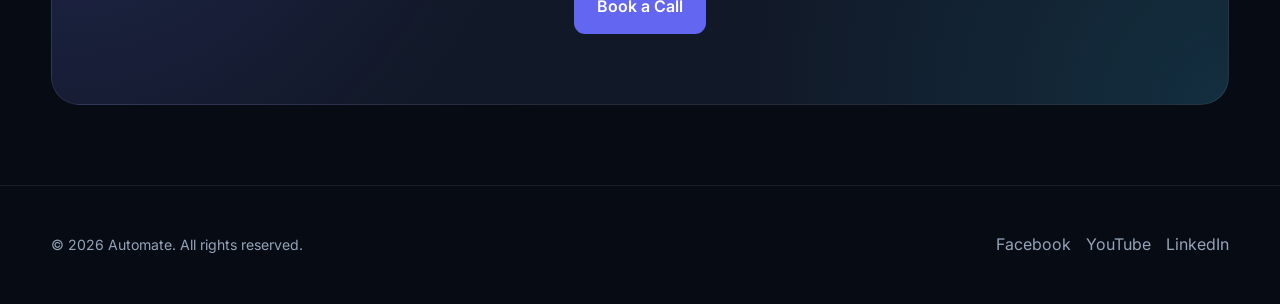
<file: ai-chatbots.html>
<!DOCTYPE html>
<html lang="en">
<head>
    <meta charset="UTF-8">
    <meta name="viewport" content="width=device-width, initial-scale=1.0">

    <title>AI Chatbots | Automate</title>

    <link rel="stylesheet" href="../style.css">
</head>

<body>

    <!-- NAVBAR -->
    <header class="navbar">
        <div class="container nav-container">

            <a href="../index.html" class="logo">
                Automate<span>.</span>
            </a>

            <button class="menu-toggle" aria-label="Open Menu">
                ☰
            </button>

            <ul class="nav-links">
                <li>
                    <a href="../index.html">Home</a>
                </li>

                <li>
                    <a href="../index.html#services">
                        Services
                    </a>
                </li>

                <li>
                    <a href="../index.html#about">
                        About
                    </a>
                </li>

                <li>
                    <a href="../index.html#portfolio">
                        Projects
                    </a>
                </li>

                <li>
                    <a href="../index.html#contact">
                        Contact
                    </a>
                </li>

                <li>
                    <a
                        href="../index.html#contact"
                        class="nav-btn"
                    >
                        Book a Call
                    </a>
                </li>
            </ul>

        </div>
    </header>


    <!-- HERO -->
    <main>

        <section class="hero">

            <div class="container">

                <div class="hero-content fade-up">

                    <div class="hero-badge">
                        🤖 AI Chatbot Solutions
                    </div>

                    <h1>
                        Turn Customer
                        <span>Questions Into Conversations.</span>
                    </h1>

                    <p>
                        Build intelligent AI chatbots that
                        answer customer questions, qualify
                        leads and provide support 24/7.
                    </p>

                    <div class="hero-buttons">

                        <a
                            href="../index.html#contact"
                            class="btn btn-primary"
                        >
                            Build My Chatbot
                        </a>

                        <a
                            href="../index.html#portfolio"
                            class="btn btn-secondary"
                        >
                            View Projects
                        </a>

                    </div>

                </div>

            </div>

        </section>


        <!-- WHAT WE BUILD -->
        <section class="services">

            <div class="container">

                <div class="section-heading">

                    <span class="label">
                        What We Build
                    </span>

                    <h2>
                        AI chatbots designed
                        around your business.
                    </h2>

                    <p>
                        From customer support to lead
                        generation, your chatbot can handle
                        repetitive conversations automatically.
                    </p>

                </div>


                <div class="services-grid">

                    <div class="service-card">

                        <div class="service-icon">
                            💬
                        </div>

                        <h3>
                            Customer Support
                        </h3>

                        <p>
                            Answer common customer questions
                            instantly and provide support
                            around the clock.
                        </p>

                    </div>


                    <div class="service-card">

                        <div class="service-icon">
                            🎯
                        </div>

                        <h3>
                            Lead Qualification
                        </h3>

                        <p>
                            Ask potential customers the right
                            questions and identify high-quality
                            leads automatically.
                        </p>

                    </div>


                    <div class="service-card">

                        <div class="service-icon">
                            📚
                        </div>

                        <h3>
                            Knowledge Assistant
                        </h3>

                        <p>
                            Give customers access to your
                            business information through an
                            intelligent AI assistant.
                        </p>

                    </div>


                    <div class="service-card">

                        <div class="service-icon">
                            🌐
                        </div>

                        <h3>
                            Website Chatbot
                        </h3>

                        <p>
                            Add an AI-powered assistant directly
                            to your website to engage visitors
                            and answer questions.
                        </p>

                    </div>

                </div>

            </div>

        </section>


        <!-- BENEFITS -->
        <section class="about">

            <div class="container">

                <div class="about-grid">

                    <div class="about-text">

                        <div class="section-heading">

                            <span class="label">
                                Why AI Chatbots?
                            </span>

                            <h2>
                                Let your business
                                respond instantly.
                            </h2>

                        </div>

                        <p>
                            Customers don't always want to wait
                            for a human response. An AI chatbot
                            can handle repetitive questions
                            instantly.
                        </p>

                        <ul class="about-list">

                            <li>
                                Available 24/7
                            </li>

                            <li>
                                Instant customer responses
                            </li>

                            <li>
                                Automated lead qualification
                            </li>

                            <li>
                                Reduces repetitive support work
                            </li>

                            <li>
                                Improves customer experience
                            </li>

                        </ul>

                    </div>


                    <div class="about-card">

                        <h3>
                            One chatbot.
                            Thousands of conversations.
                        </h3>

                        <p>
                            Your AI assistant can handle
                            multiple conversations at the
                            same time while your team focuses
                            on higher-value work.
                        </p>

                        <br>

                        <a
                            href="../index.html#contact"
                            class="btn btn-primary"
                        >
                            Start Your Project
                        </a>

                    </div>

                </div>

            </div>

        </section>


        <!-- PROCESS -->
        <section class="portfolio">

            <div class="container">

                <div class="section-heading">

                    <span class="label">
                        Our Process
                    </span>

                    <h2>
                        How we build your AI chatbot.
                    </h2>

                </div>


                <div class="process-grid">

                    <div class="process-card">

                        <div class="process-number">
                            01
                        </div>

                        <h3>
                            Understand
                        </h3>

                        <p>
                            We learn about your business,
                            customers and common questions.
                        </p>

                    </div>


                    <div class="process-card">

                        <div class="process-number">
                            02
                        </div>

                        <h3>
                            Design
                        </h3>

                        <p>
                            We design the conversation flow
                            and chatbot experience.
                        </p>

                    </div>


                    <div class="process-card">

                        <div class="process-number">
                            03
                        </div>

                        <h3>
                            Build
                        </h3>

                        <p>
                            We develop and test the AI
                            chatbot for your business.
                        </p>

                    </div>


                    <div class="process-card">

                        <div class="process-number">
                            04
                        </div>

                        <h3>
                            Launch
                        </h3>

                        <p>
                            Your chatbot is prepared for
                            real customer conversations.
                        </p>

                    </div>

                </div>

            </div>

        </section>


        <!-- CTA -->
        <section class="cta">

            <div class="container">

                <div class="cta-box">

                    <h2>
                        Ready to build your AI chatbot?
                    </h2>

                    <p>
                        Let's create an intelligent chatbot
                        that works for your business 24/7.
                    </p>

                    <a
                        href="../index.html#contact"
                        class="btn btn-primary"
                    >
                        Book a Call
                    </a>

                </div>

            </div>

        </section>

    </main>


    <!-- FOOTER -->
    <footer>

        <div class="container">

            <div class="footer-content">

                <p>
                    © 2026 Automate. All rights reserved.
                </p>

                <div class="social-links">

                    <a href="#">
                        Facebook
                    </a>

                    <a href="#">
                        YouTube
                    </a>

                    <a href="#">
                        LinkedIn
                    </a>

                </div>

            </div>

        </div>

    </footer>


    <script src="../main.js"></script>

</body>
</html>
</file>
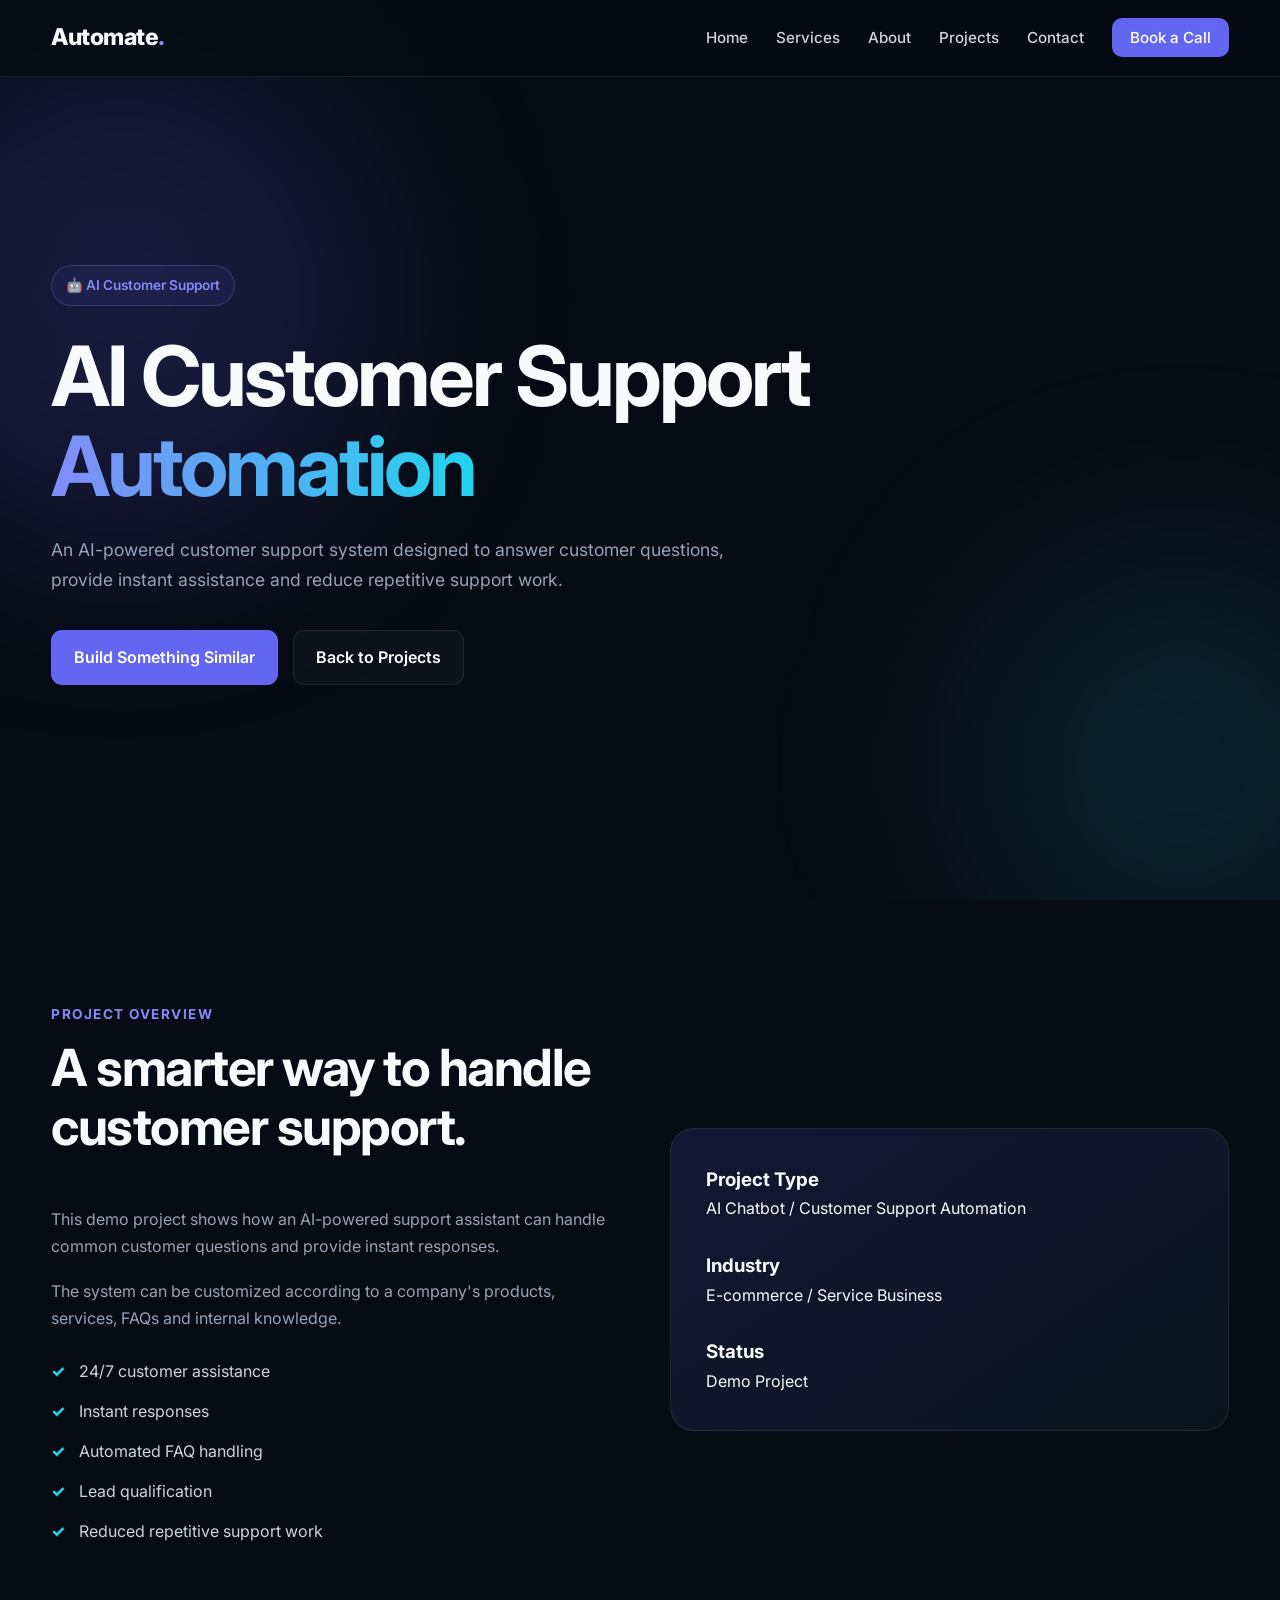
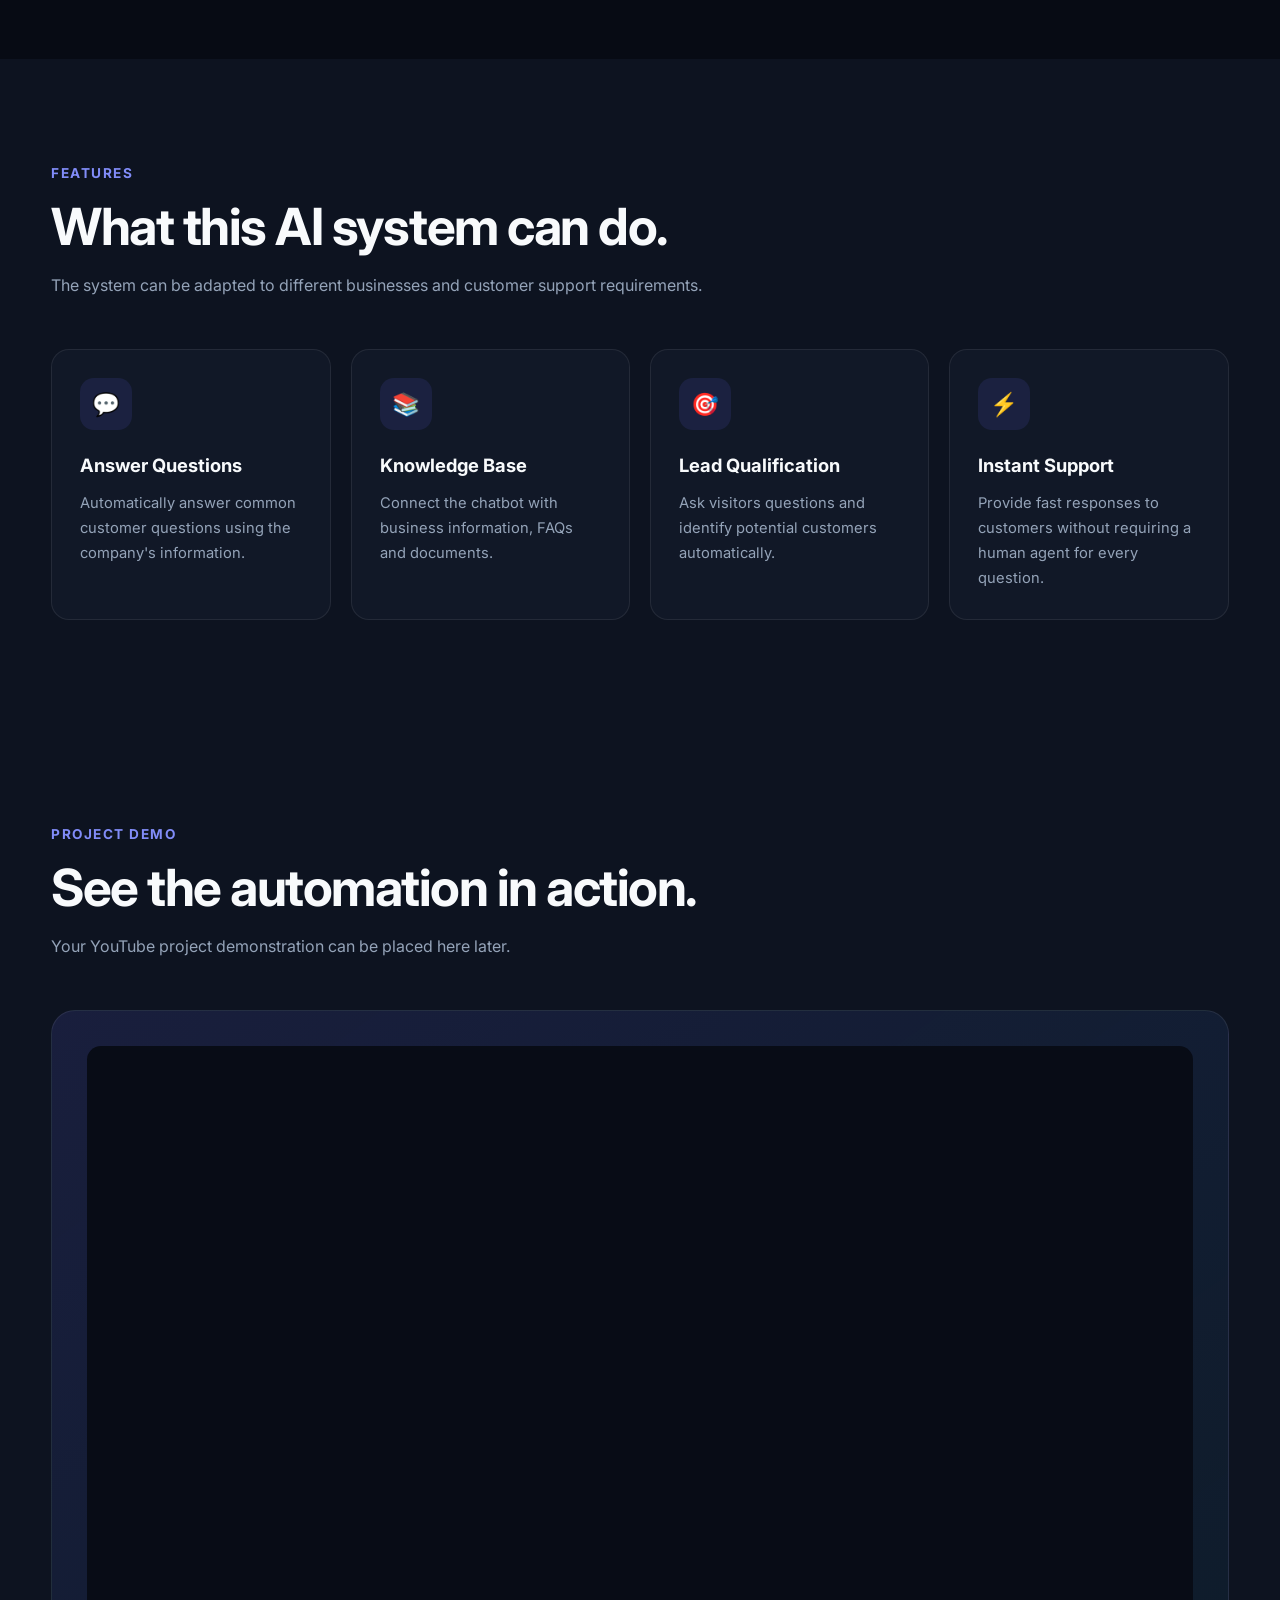
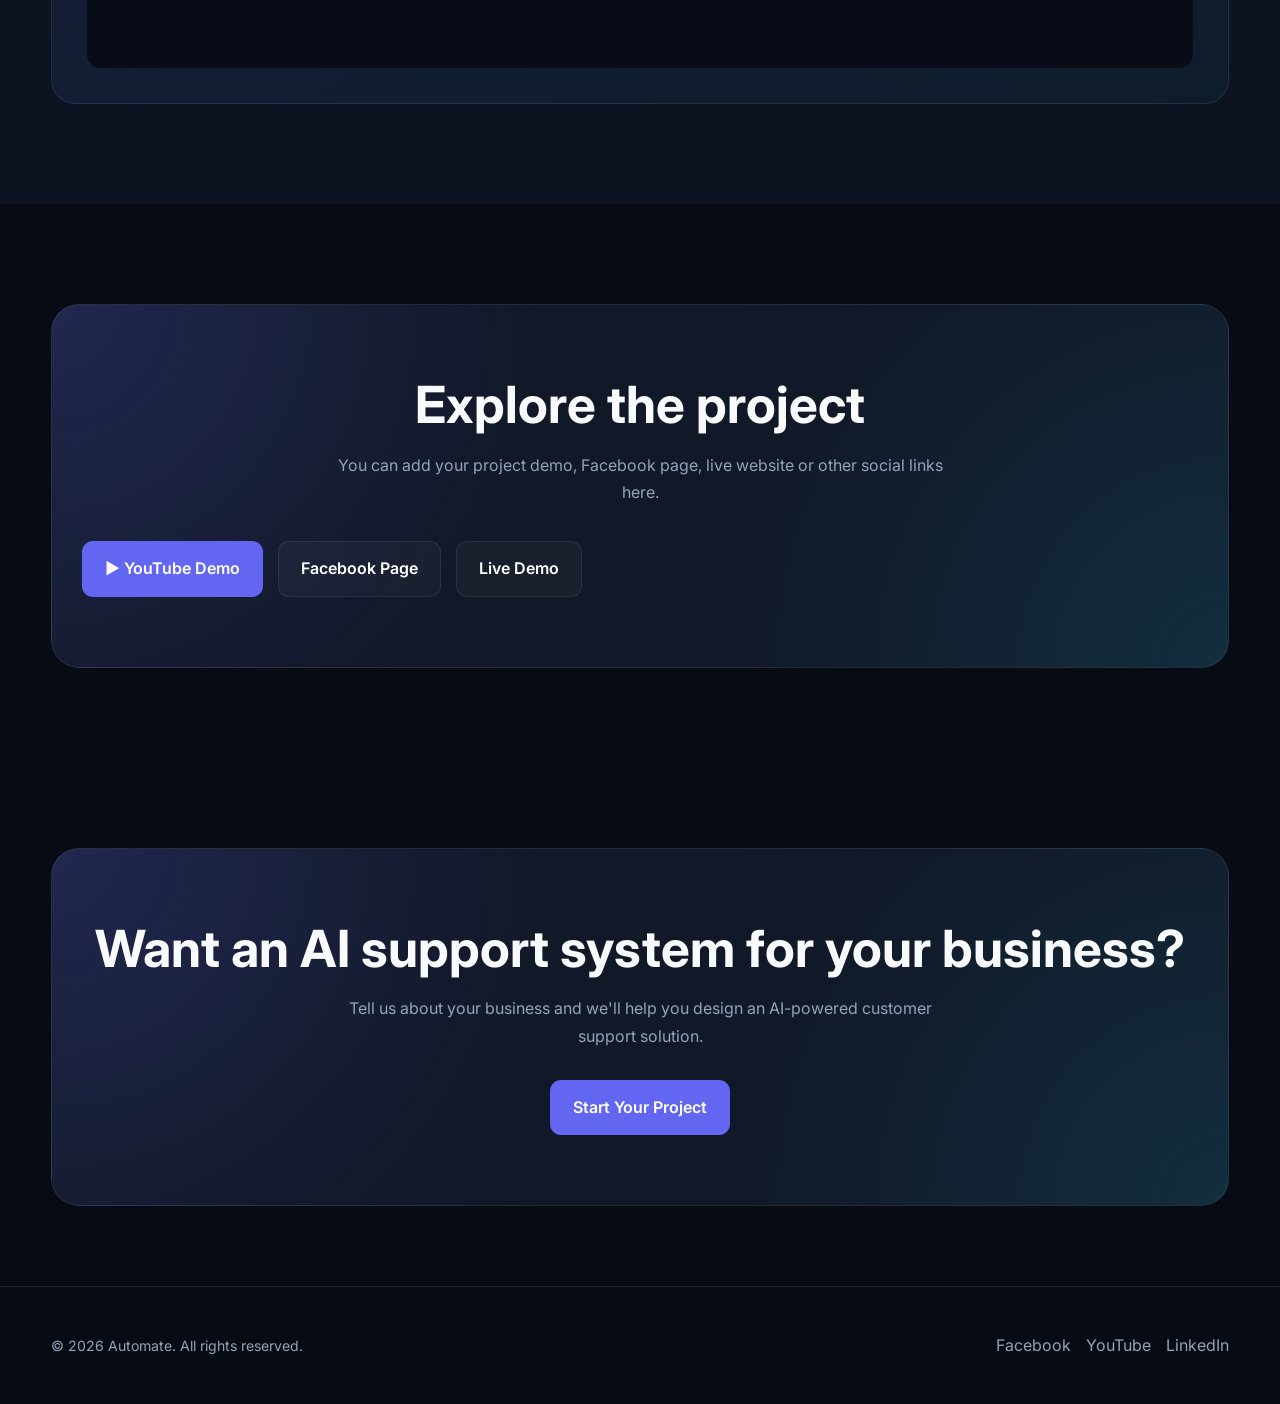
<file: ai-customer-support.html>
<!DOCTYPE html>
<html lang="en">

<head>

    <meta charset="UTF-8">

    <meta
        name="viewport"
        content="width=device-width, initial-scale=1.0"
    >

    <title>AI Customer Support | Automate</title>

    <!-- Main CSS -->
    <link
        rel="stylesheet"
        href="../style.css"
    >

</head>


<body>


    <!-- =========================
         NAVBAR
         ========================= -->

    <header class="navbar">

        <div class="container nav-container">


            <a
                href="../index.html"
                class="logo"
            >
                Automate<span>.</span>
            </a>


            <button
                class="menu-toggle"
                aria-label="Open Menu"
            >
                ☰
            </button>


            <ul class="nav-links">

                <li>
                    <a href="../index.html">
                        Home
                    </a>
                </li>


                <li>
                    <a href="../index.html#services">
                        Services
                    </a>
                </li>


                <li>
                    <a href="../index.html#about">
                        About
                    </a>
                </li>


                <li>
                    <a href="../index.html#portfolio">
                        Projects
                    </a>
                </li>


                <li>
                    <a href="../index.html#contact">
                        Contact
                    </a>
                </li>


                <li>
                    <a
                        href="../index.html#contact"
                        class="nav-btn"
                    >
                        Book a Call
                    </a>
                </li>

            </ul>

        </div>

    </header>



    <!-- =========================
         PROJECT HERO
         ========================= -->

    <main>


        <section class="hero">

            <div class="container">


                <div class="hero-content fade-up">


                    <div class="hero-badge">

                        🤖 AI Customer Support

                    </div>


                    <h1>

                        AI Customer Support
                        <span>Automation</span>

                    </h1>


                    <p>

                        An AI-powered customer support system
                        designed to answer customer questions,
                        provide instant assistance and reduce
                        repetitive support work.

                    </p>


                    <div class="hero-buttons">


                        <a
                            href="../index.html#contact"
                            class="btn btn-primary"
                        >

                            Build Something Similar

                        </a>


                        <a
                            href="../index.html#portfolio"
                            class="btn btn-secondary"
                        >

                            Back to Projects

                        </a>


                    </div>


                </div>

            </div>

        </section>



        <!-- =========================
             PROJECT OVERVIEW
             ========================= -->

        <section class="about">

            <div class="container">


                <div class="about-grid">


                    <div class="about-text">


                        <div class="section-heading">

                            <span class="label">
                                Project Overview
                            </span>


                            <h2>

                                A smarter way to
                                handle customer support.

                            </h2>

                        </div>


                        <p>

                            This demo project shows how an
                            AI-powered support assistant can
                            handle common customer questions
                            and provide instant responses.

                        </p>


                        <p>

                            The system can be customized
                            according to a company's products,
                            services, FAQs and internal
                            knowledge.

                        </p>


                        <ul class="about-list">


                            <li>
                                24/7 customer assistance
                            </li>


                            <li>
                                Instant responses
                            </li>


                            <li>
                                Automated FAQ handling
                            </li>


                            <li>
                                Lead qualification
                            </li>


                            <li>
                                Reduced repetitive support work
                            </li>


                        </ul>


                    </div>



                    <div class="about-card">


                        <h3>

                            Project Type

                        </h3>


                        <p>

                            AI Chatbot / Customer Support
                            Automation

                        </p>


                        <br>


                        <h3>

                            Industry

                        </h3>


                        <p>

                            E-commerce / Service Business

                        </p>


                        <br>


                        <h3>

                            Status

                        </h3>


                        <p>

                            Demo Project

                        </p>


                    </div>


                </div>

            </div>

        </section>



        <!-- =========================
             PROJECT FEATURES
             ========================= -->

        <section class="services">

            <div class="container">


                <div class="section-heading">


                    <span class="label">
                        Features
                    </span>


                    <h2>

                        What this AI system can do.

                    </h2>


                    <p>

                        The system can be adapted to
                        different businesses and
                        customer support requirements.

                    </p>


                </div>



                <div class="services-grid">


                    <div class="service-card">


                        <div class="service-icon">
                            💬
                        </div>


                        <h3>

                            Answer Questions

                        </h3>


                        <p>

                            Automatically answer common
                            customer questions using the
                            company's information.

                        </p>


                    </div>



                    <div class="service-card">


                        <div class="service-icon">
                            📚
                        </div>


                        <h3>

                            Knowledge Base

                        </h3>


                        <p>

                            Connect the chatbot with business
                            information, FAQs and documents.

                        </p>


                    </div>



                    <div class="service-card">


                        <div class="service-icon">
                            🎯
                        </div>


                        <h3>

                            Lead Qualification

                        </h3>


                        <p>

                            Ask visitors questions and identify
                            potential customers automatically.

                        </p>


                    </div>



                    <div class="service-card">


                        <div class="service-icon">
                            ⚡
                        </div>


                        <h3>

                            Instant Support

                        </h3>


                        <p>

                            Provide fast responses to customers
                            without requiring a human agent
                            for every question.

                        </p>


                    </div>


                </div>

            </div>

        </section>



        <!-- =========================
             DEMO VIDEO
             ========================= -->

        <section class="portfolio">

            <div class="container">


                <div class="section-heading">


                    <span class="label">
                        Project Demo
                    </span>


                    <h2>

                        See the automation
                        in action.

                    </h2>


                    <p>

                        Your YouTube project demonstration
                        can be placed here later.

                    </p>


                </div>



                <div class="about-card">


                    <div
                        style="
                        position:relative;
                        width:100%;
                        padding-bottom:56.25%;
                        overflow:hidden;
                        border-radius:14px;
                        background:#080c16;
                        "
                    >


                        <!--
                        YOUTUBE VIDEO

                        Later replace VIDEO_ID
                        with your YouTube video ID.

                        Example:

                        https://www.youtube.com/watch?v=ABC123

                        Video ID = ABC123

                        Then use:

                        https://www.youtube.com/embed/ABC123
                        -->


                        <iframe

                            src="https://www.youtube.com/embed/VIDEO_ID"

                            title="AI Customer Support Demo"

                            style="
                            position:absolute;
                            top:0;
                            left:0;
                            width:100%;
                            height:100%;
                            border:0;
                            "

                            allowfullscreen

                        ></iframe>


                    </div>


                </div>

            </div>

        </section>



        <!-- =========================
             SOCIAL / PROJECT LINKS
             ========================= -->

        <section class="about">

            <div class="container">


                <div class="cta-box">


                    <h2>

                        Explore the project

                    </h2>


                    <p>

                        You can add your project demo,
                        Facebook page, live website or
                        other social links here.

                    </p>


                    <div class="hero-buttons">


                        <!-- YouTube -->

                        <a
                            href="#"
                            class="btn btn-primary"
                            target="_blank"
                        >

                            ▶ YouTube Demo

                        </a>


                        <!-- Facebook -->

                        <a
                            href="#"
                            class="btn btn-secondary"
                            target="_blank"
                        >

                            Facebook Page

                        </a>


                        <!-- Live Demo -->

                        <a
                            href="#"
                            class="btn btn-secondary"
                            target="_blank"
                        >

                            Live Demo

                        </a>


                    </div>


                </div>

            </div>

        </section>



        <!-- =========================
             CTA
             ========================= -->

        <section class="cta">

            <div class="container">


                <div class="cta-box">


                    <h2>

                        Want an AI support system
                        for your business?

                    </h2>


                    <p>

                        Tell us about your business and
                        we'll help you design an AI-powered
                        customer support solution.

                    </p>


                    <a
                        href="../index.html#contact"
                        class="btn btn-primary"
                    >

                        Start Your Project

                    </a>


                </div>

            </div>

        </section>


    </main>



    <!-- =========================
         FOOTER
         ========================= -->

    <footer>

        <div class="container">


            <div class="footer-content">


                <p>

                    © 2026 Automate.
                    All rights reserved.

                </p>


                <div class="social-links">


                    <a href="#">
                        Facebook
                    </a>


                    <a href="#">
                        YouTube
                    </a>


                    <a href="#">
                        LinkedIn
                    </a>


                </div>


            </div>

        </div>

    </footer>



    <!-- MAIN JAVASCRIPT -->

    <script src="../main.js"></script>


</body>

</html>
</file>
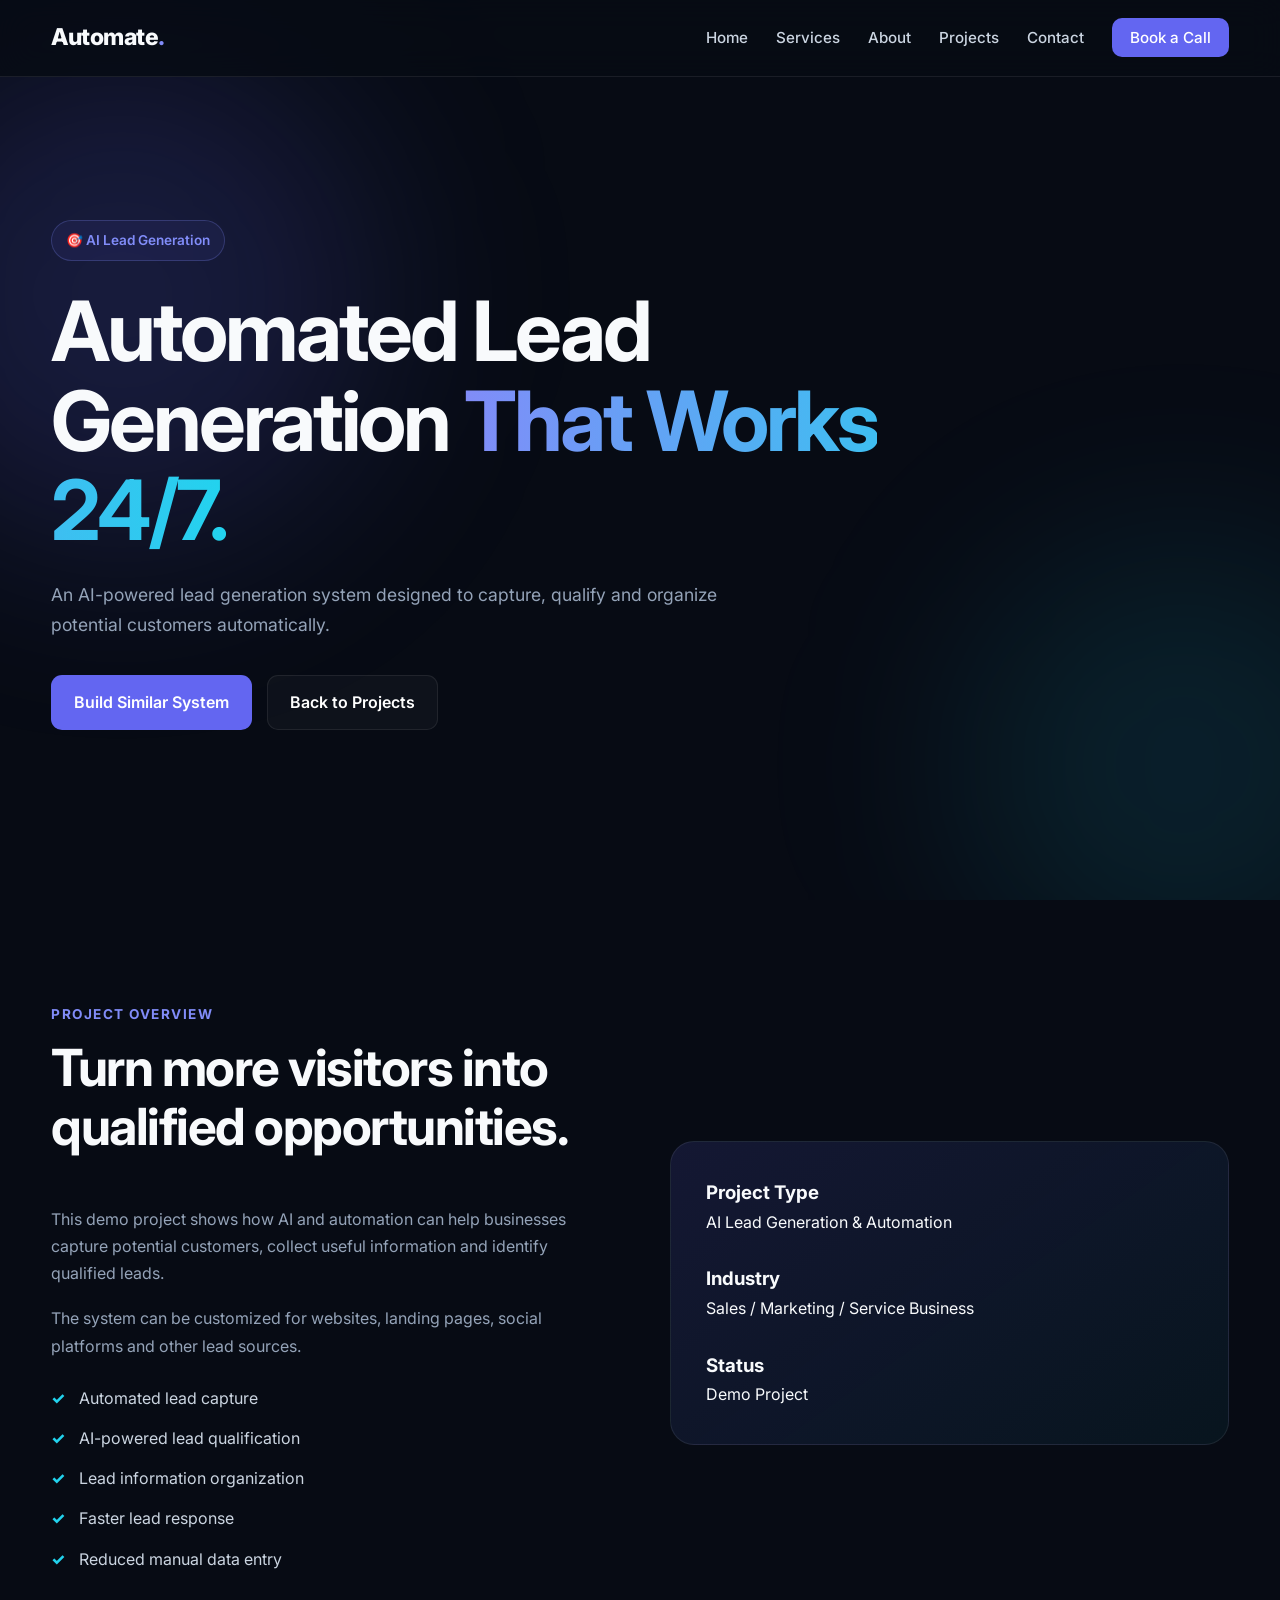
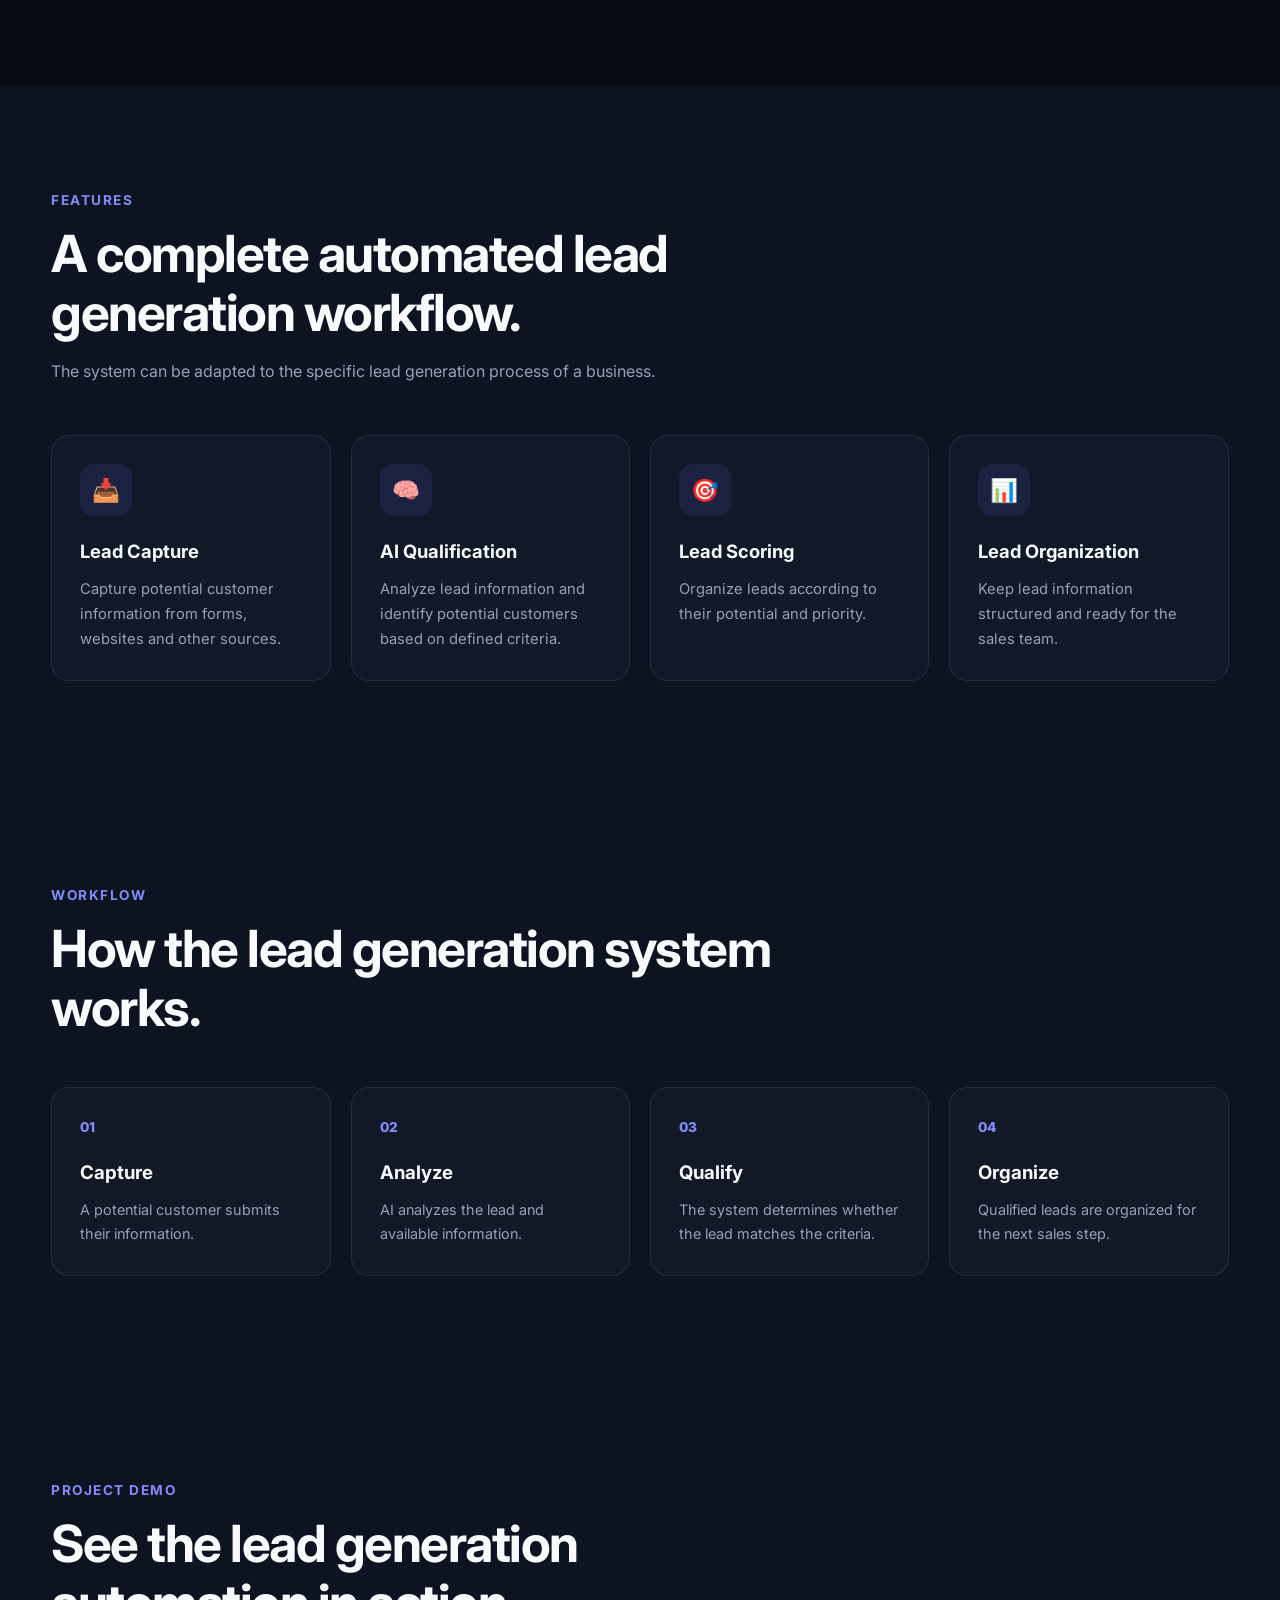
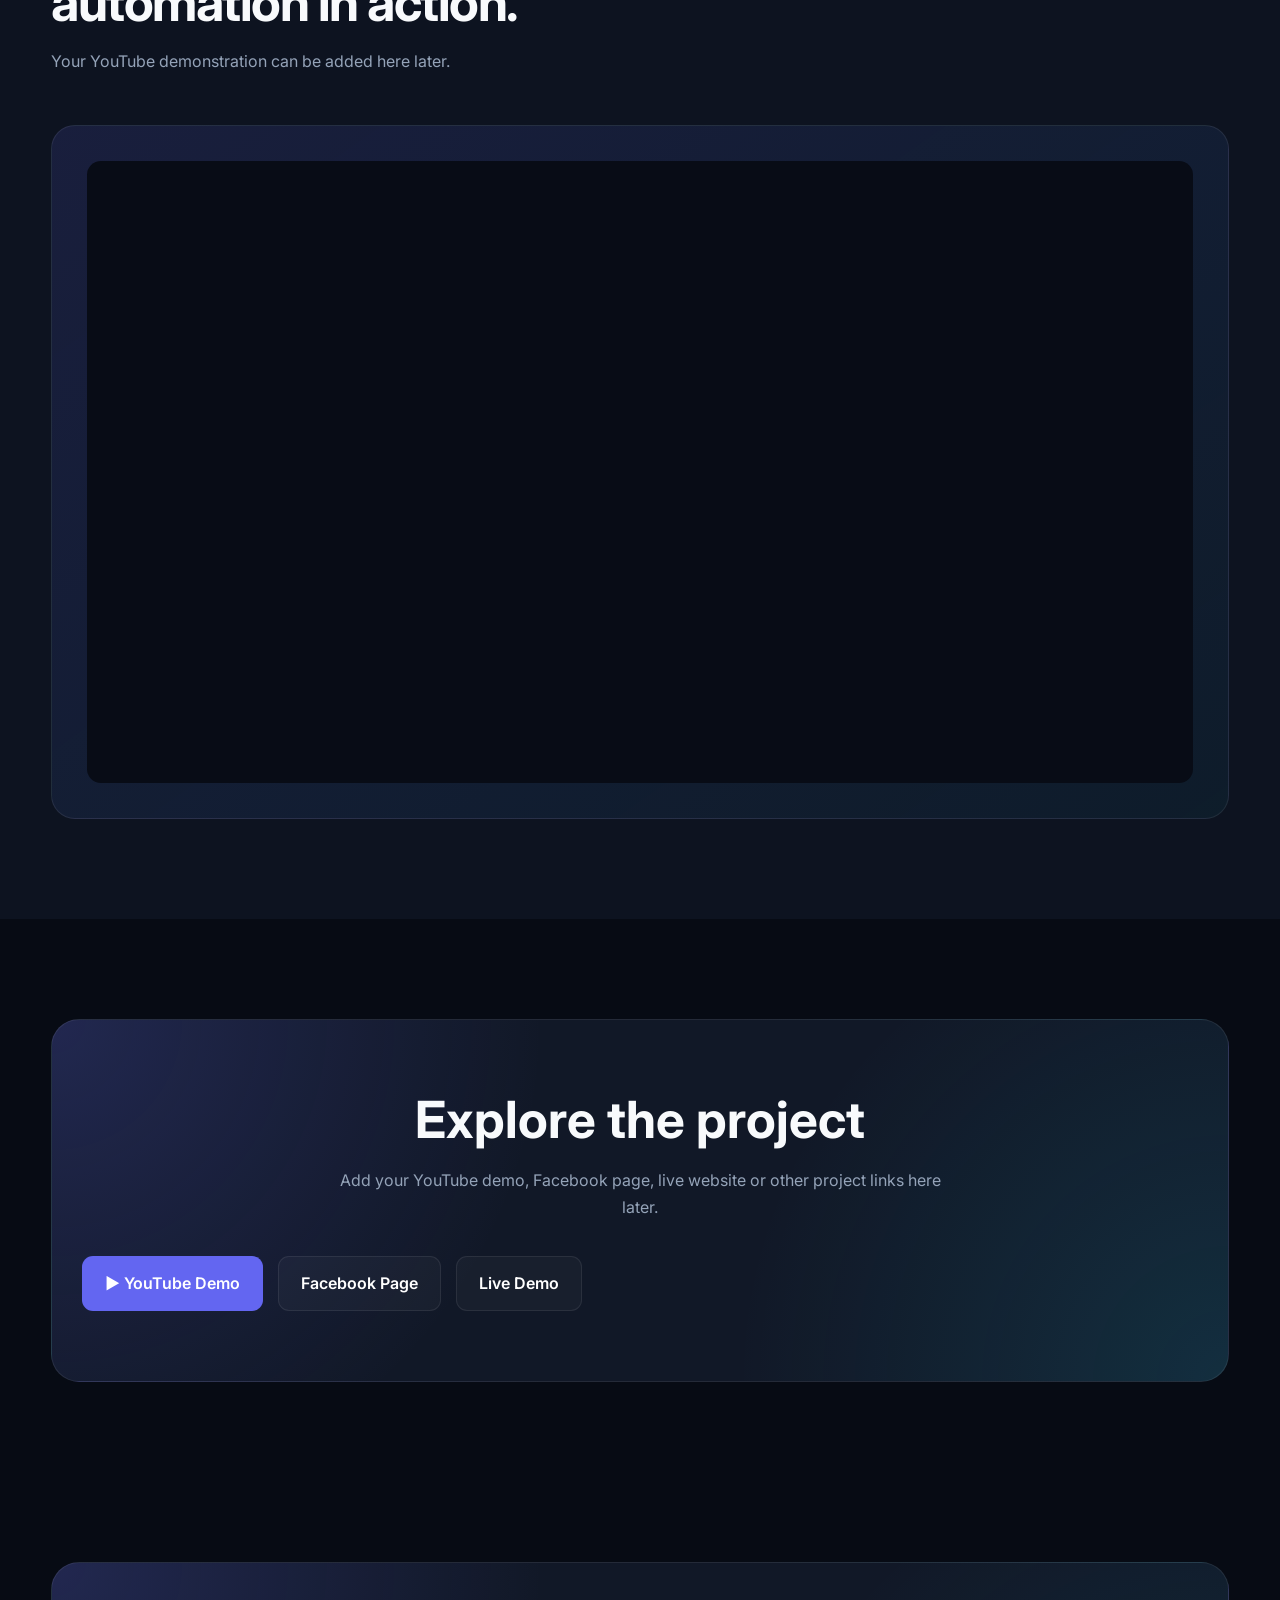
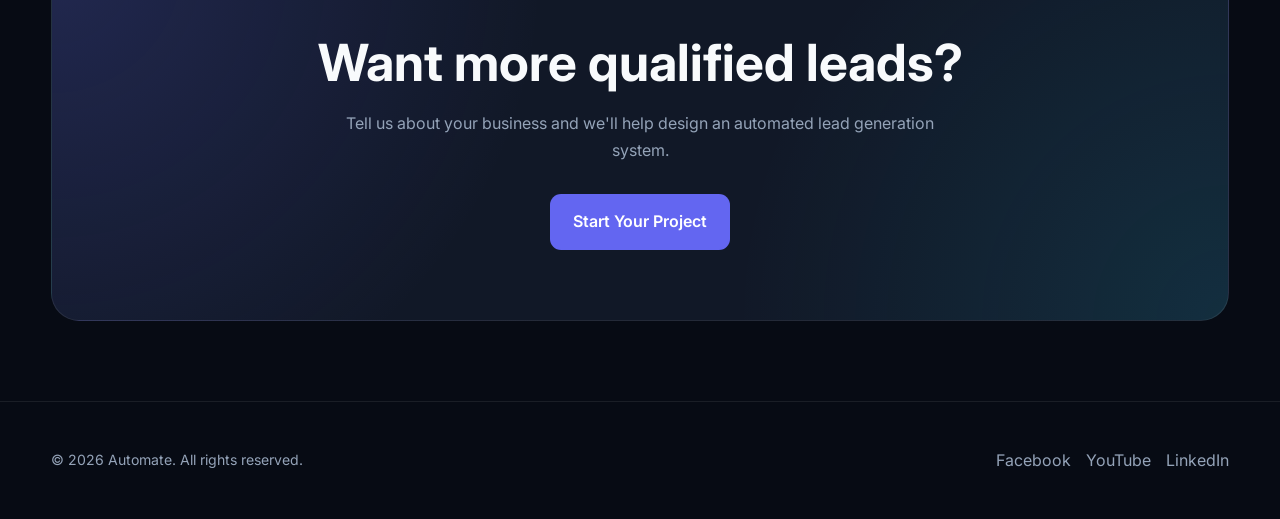
<file: ai-lead-generation.html>
<!DOCTYPE html>
<html lang="en">

<head>
    <meta charset="UTF-8">
    <meta name="viewport" content="width=device-width, initial-scale=1.0">

    <title>AI Lead Generation | Automate</title>

    <link rel="stylesheet" href="../style.css">
</head>

<body>

    <!-- NAVBAR -->

    <header class="navbar">

        <div class="container nav-container">

            <a href="../index.html" class="logo">
                Automate<span>.</span>
            </a>

            <button class="menu-toggle" aria-label="Open Menu">
                ☰
            </button>

            <ul class="nav-links">

                <li>
                    <a href="../index.html">
                        Home
                    </a>
                </li>

                <li>
                    <a href="../index.html#services">
                        Services
                    </a>
                </li>

                <li>
                    <a href="../index.html#about">
                        About
                    </a>
                </li>

                <li>
                    <a href="../index.html#portfolio">
                        Projects
                    </a>
                </li>

                <li>
                    <a href="../index.html#contact">
                        Contact
                    </a>
                </li>

                <li>
                    <a
                        href="../index.html#contact"
                        class="nav-btn"
                    >
                        Book a Call
                    </a>
                </li>

            </ul>

        </div>

    </header>


    <!-- MAIN -->

    <main>


        <!-- HERO -->

        <section class="hero">

            <div class="container">

                <div class="hero-content fade-up">

                    <div class="hero-badge">
                        🎯 AI Lead Generation
                    </div>

                    <h1>
                        Automated Lead Generation
                        <span>That Works 24/7.</span>
                    </h1>

                    <p>
                        An AI-powered lead generation system
                        designed to capture, qualify and
                        organize potential customers automatically.
                    </p>

                    <div class="hero-buttons">

                        <a
                            href="../index.html#contact"
                            class="btn btn-primary"
                        >
                            Build Similar System
                        </a>

                        <a
                            href="../index.html#portfolio"
                            class="btn btn-secondary"
                        >
                            Back to Projects
                        </a>

                    </div>

                </div>

            </div>

        </section>


        <!-- PROJECT OVERVIEW -->

        <section class="about">

            <div class="container">

                <div class="about-grid">


                    <div class="about-text">

                        <div class="section-heading">

                            <span class="label">
                                Project Overview
                            </span>

                            <h2>
                                Turn more visitors into
                                qualified opportunities.
                            </h2>

                        </div>

                        <p>
                            This demo project shows how AI and
                            automation can help businesses
                            capture potential customers,
                            collect useful information and
                            identify qualified leads.
                        </p>

                        <p>
                            The system can be customized for
                            websites, landing pages, social
                            platforms and other lead sources.
                        </p>

                        <ul class="about-list">

                            <li>
                                Automated lead capture
                            </li>

                            <li>
                                AI-powered lead qualification
                            </li>

                            <li>
                                Lead information organization
                            </li>

                            <li>
                                Faster lead response
                            </li>

                            <li>
                                Reduced manual data entry
                            </li>

                        </ul>

                    </div>


                    <div class="about-card">

                        <h3>
                            Project Type
                        </h3>

                        <p>
                            AI Lead Generation & Automation
                        </p>

                        <br>

                        <h3>
                            Industry
                        </h3>

                        <p>
                            Sales / Marketing / Service Business
                        </p>

                        <br>

                        <h3>
                            Status
                        </h3>

                        <p>
                            Demo Project
                        </p>

                    </div>

                </div>

            </div>

        </section>


        <!-- FEATURES -->

        <section class="services">

            <div class="container">

                <div class="section-heading">

                    <span class="label">
                        Features
                    </span>

                    <h2>
                        A complete automated
                        lead generation workflow.
                    </h2>

                    <p>
                        The system can be adapted to the
                        specific lead generation process
                        of a business.
                    </p>

                </div>


                <div class="services-grid">


                    <div class="service-card">

                        <div class="service-icon">
                            📥
                        </div>

                        <h3>
                            Lead Capture
                        </h3>

                        <p>
                            Capture potential customer
                            information from forms,
                            websites and other sources.
                        </p>

                    </div>


                    <div class="service-card">

                        <div class="service-icon">
                            🧠
                        </div>

                        <h3>
                            AI Qualification
                        </h3>

                        <p>
                            Analyze lead information and
                            identify potential customers
                            based on defined criteria.
                        </p>

                    </div>


                    <div class="service-card">

                        <div class="service-icon">
                            🎯
                        </div>

                        <h3>
                            Lead Scoring
                        </h3>

                        <p>
                            Organize leads according to
                            their potential and priority.
                        </p>

                    </div>


                    <div class="service-card">

                        <div class="service-icon">
                            📊
                        </div>

                        <h3>
                            Lead Organization
                        </h3>

                        <p>
                            Keep lead information structured
                            and ready for the sales team.
                        </p>

                    </div>

                </div>

            </div>

        </section>


        <!-- WORKFLOW -->

        <section class="portfolio">

            <div class="container">

                <div class="section-heading">

                    <span class="label">
                        Workflow
                    </span>

                    <h2>
                        How the lead generation
                        system works.
                    </h2>

                </div>


                <div class="process-grid">


                    <div class="process-card">

                        <div class="process-number">
                            01
                        </div>

                        <h3>
                            Capture
                        </h3>

                        <p>
                            A potential customer submits
                            their information.
                        </p>

                    </div>


                    <div class="process-card">

                        <div class="process-number">
                            02
                        </div>

                        <h3>
                            Analyze
                        </h3>

                        <p>
                            AI analyzes the lead and
                            available information.
                        </p>

                    </div>


                    <div class="process-card">

                        <div class="process-number">
                            03
                        </div>

                        <h3>
                            Qualify
                        </h3>

                        <p>
                            The system determines whether
                            the lead matches the criteria.
                        </p>

                    </div>


                    <div class="process-card">

                        <div class="process-number">
                            04
                        </div>

                        <h3>
                            Organize
                        </h3>

                        <p>
                            Qualified leads are organized
                            for the next sales step.
                        </p>

                    </div>

                </div>

            </div>

        </section>


        <!-- DEMO VIDEO -->

        <section class="portfolio">

            <div class="container">

                <div class="section-heading">

                    <span class="label">
                        Project Demo
                    </span>

                    <h2>
                        See the lead generation
                        automation in action.
                    </h2>

                    <p>
                        Your YouTube demonstration can
                        be added here later.
                    </p>

                </div>


                <div class="about-card">

                    <div
                        style="
                        position:relative;
                        width:100%;
                        padding-bottom:56.25%;
                        overflow:hidden;
                        border-radius:14px;
                        background:#080c16;
                        "
                    >

                        <!--
                        REPLACE VIDEO_ID

                        Example:

                        https://www.youtube.com/watch?v=ABC123

                        Use:

                        https://www.youtube.com/embed/ABC123
                        -->

                        <iframe
                            src="https://www.youtube.com/embed/VIDEO_ID"
                            title="AI Lead Generation Demo"
                            style="
                            position:absolute;
                            top:0;
                            left:0;
                            width:100%;
                            height:100%;
                            border:0;
                            "
                            allowfullscreen
                        ></iframe>

                    </div>

                </div>

            </div>

        </section>


        <!-- PROJECT LINKS -->

        <section class="about">

            <div class="container">

                <div class="cta-box">

                    <h2>
                        Explore the project
                    </h2>

                    <p>
                        Add your YouTube demo, Facebook
                        page, live website or other
                        project links here later.
                    </p>

                    <div class="hero-buttons">

                        <a
                            href="#"
                            class="btn btn-primary"
                            target="_blank"
                        >
                            ▶ YouTube Demo
                        </a>

                        <a
                            href="#"
                            class="btn btn-secondary"
                            target="_blank"
                        >
                            Facebook Page
                        </a>

                        <a
                            href="#"
                            class="btn btn-secondary"
                            target="_blank"
                        >
                            Live Demo
                        </a>

                    </div>

                </div>

            </div>

        </section>


        <!-- CTA -->

        <section class="cta">

            <div class="container">

                <div class="cta-box">

                    <h2>
                        Want more qualified leads?
                    </h2>

                    <p>
                        Tell us about your business and
                        we'll help design an automated
                        lead generation system.
                    </p>

                    <a
                        href="../index.html#contact"
                        class="btn btn-primary"
                    >
                        Start Your Project
                    </a>

                </div>

            </div>

        </section>

    </main>


    <!-- FOOTER -->

    <footer>

        <div class="container">

            <div class="footer-content">

                <p>
                    © 2026 Automate.
                    All rights reserved.
                </p>

                <div class="social-links">

                    <a href="#">
                        Facebook
                    </a>

                    <a href="#">
                        YouTube
                    </a>

                    <a href="#">
                        LinkedIn
                    </a>

                </div>

            </div>

        </div>

    </footer>


    <!-- JAVASCRIPT -->

    <script src="../main.js"></script>

</body>

</html>
</file>
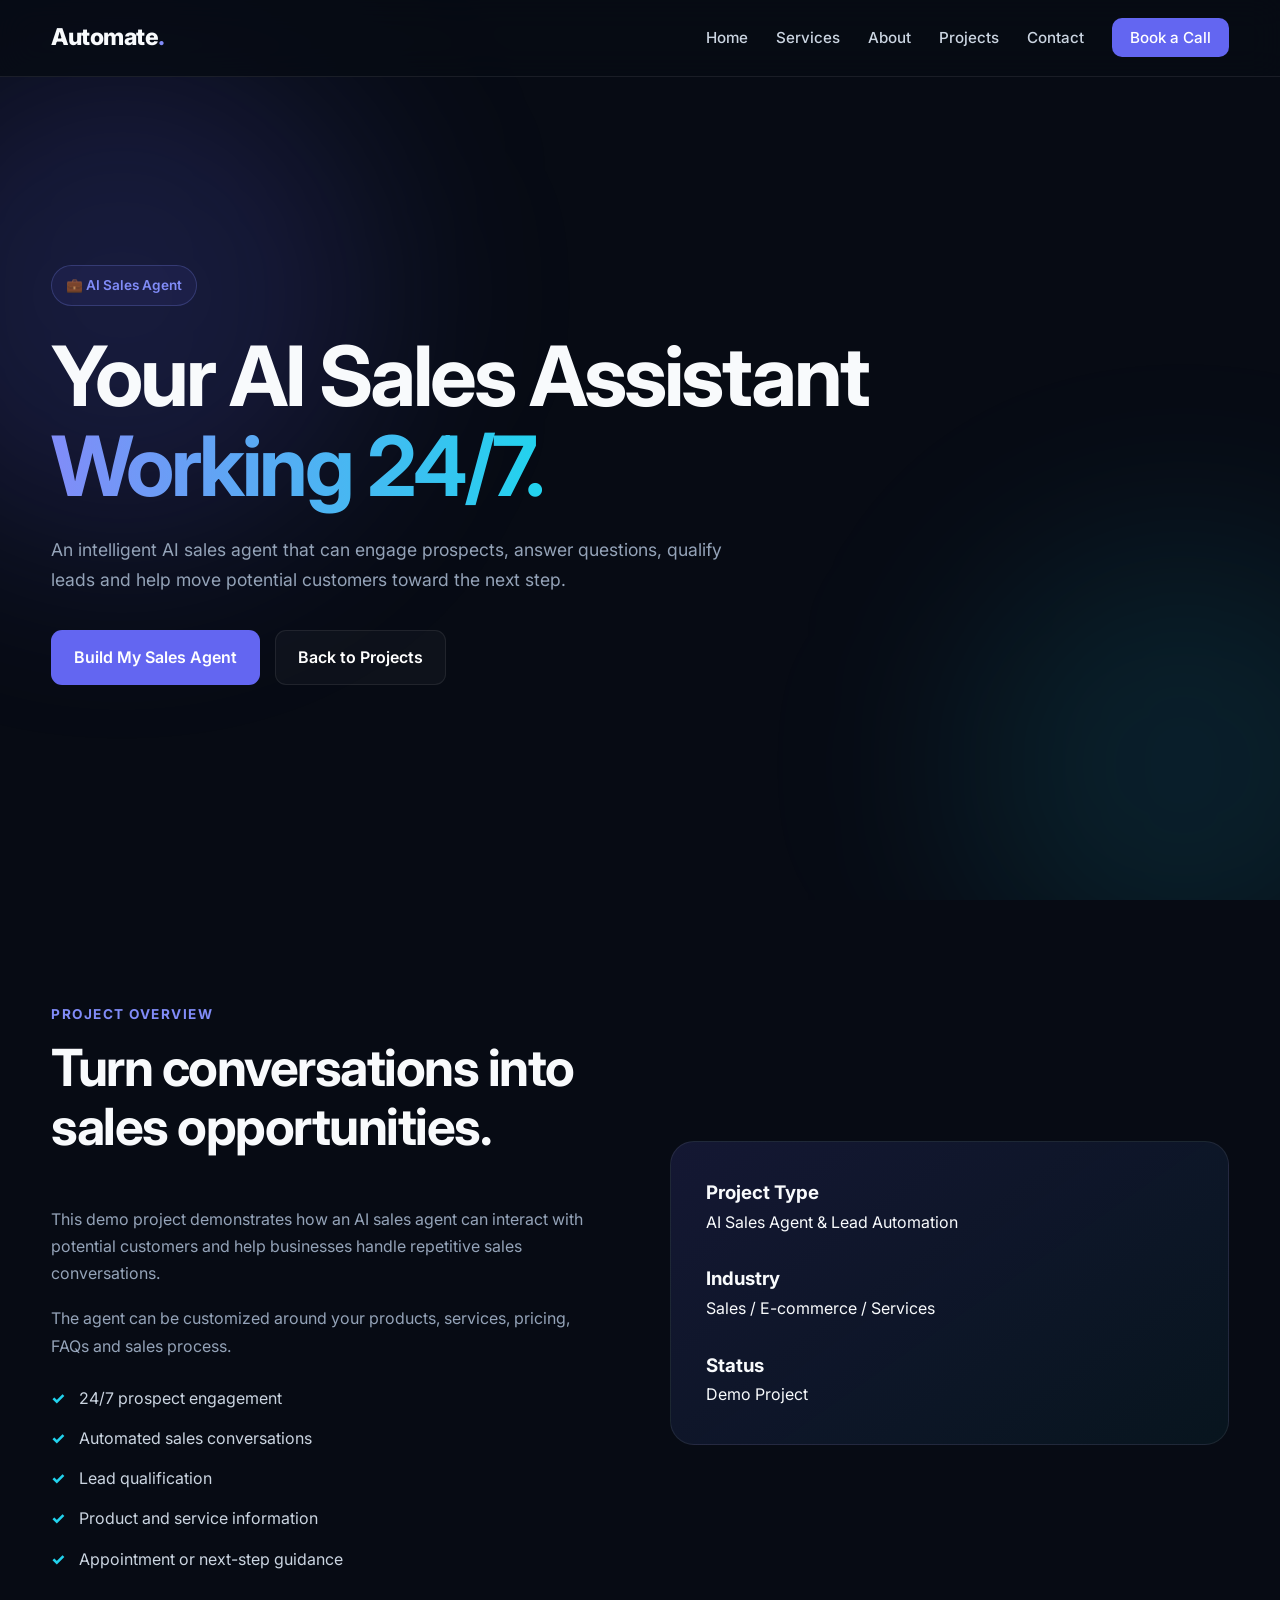
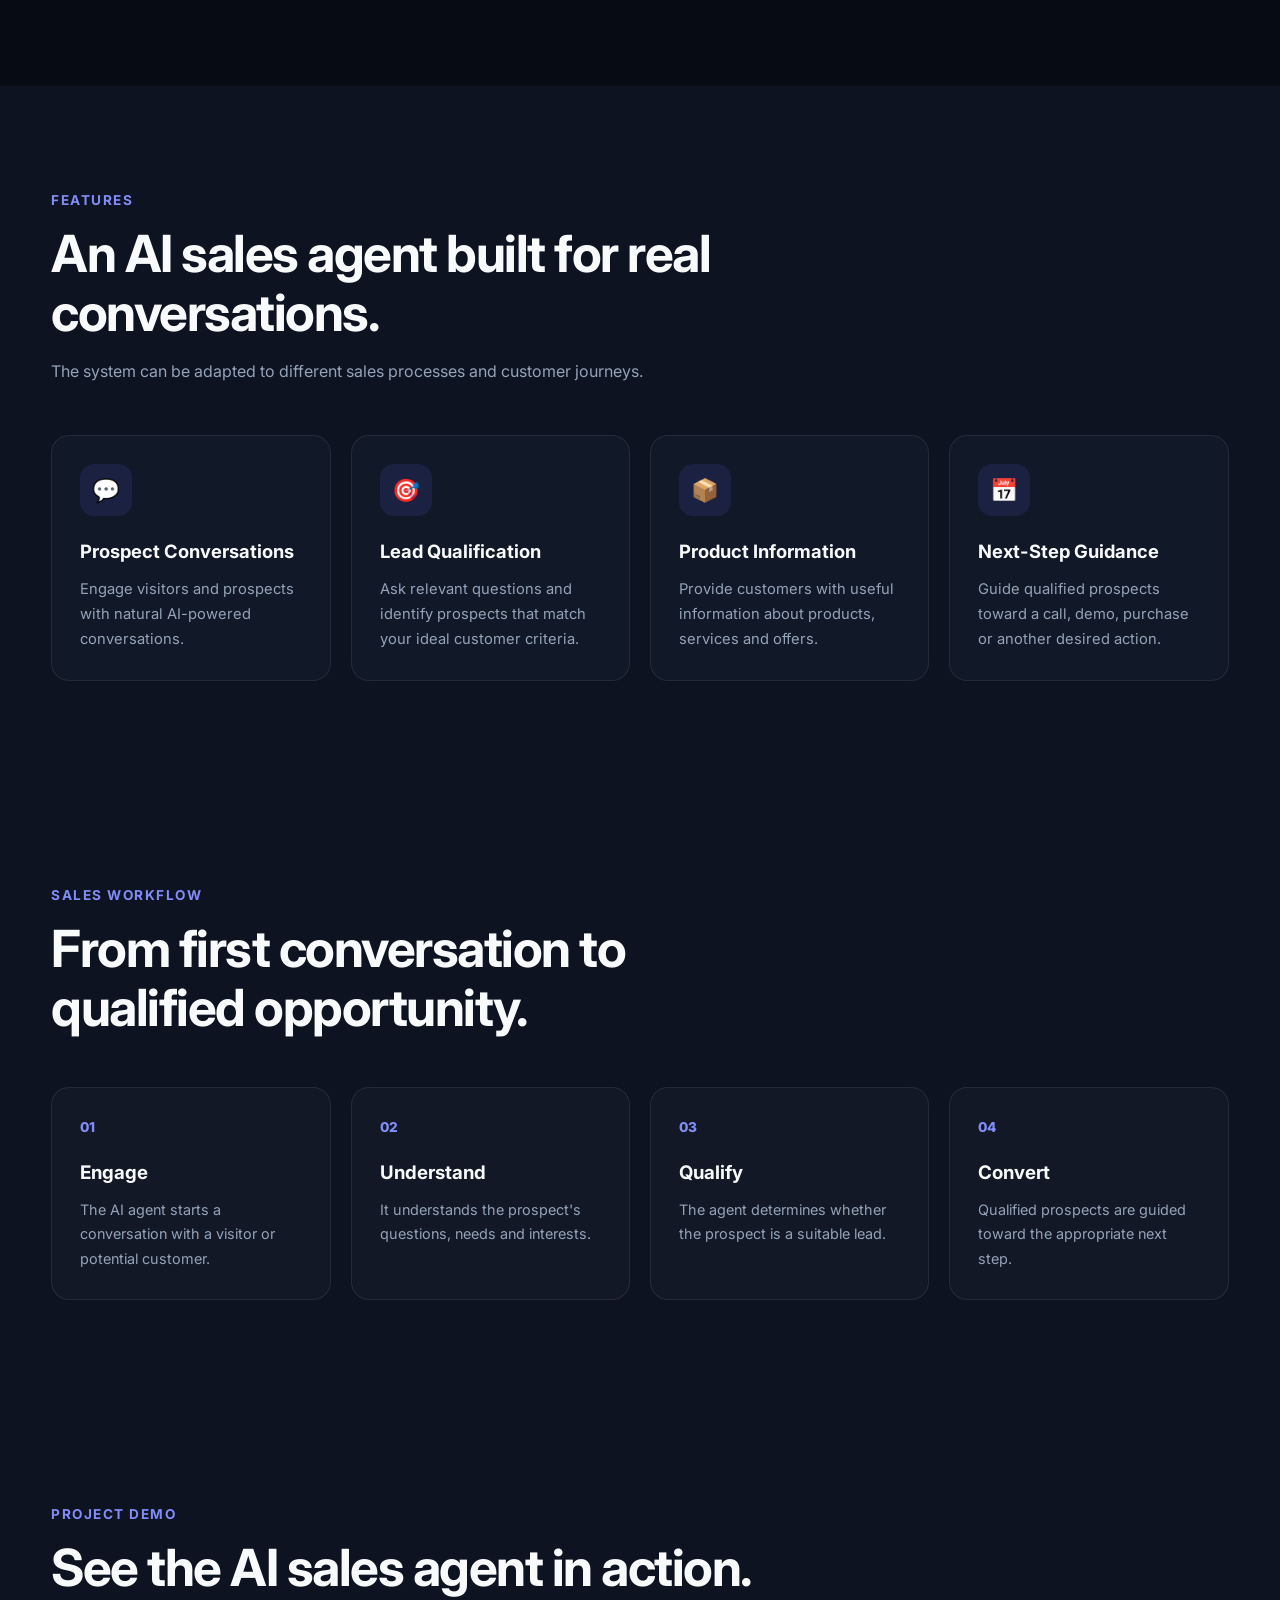
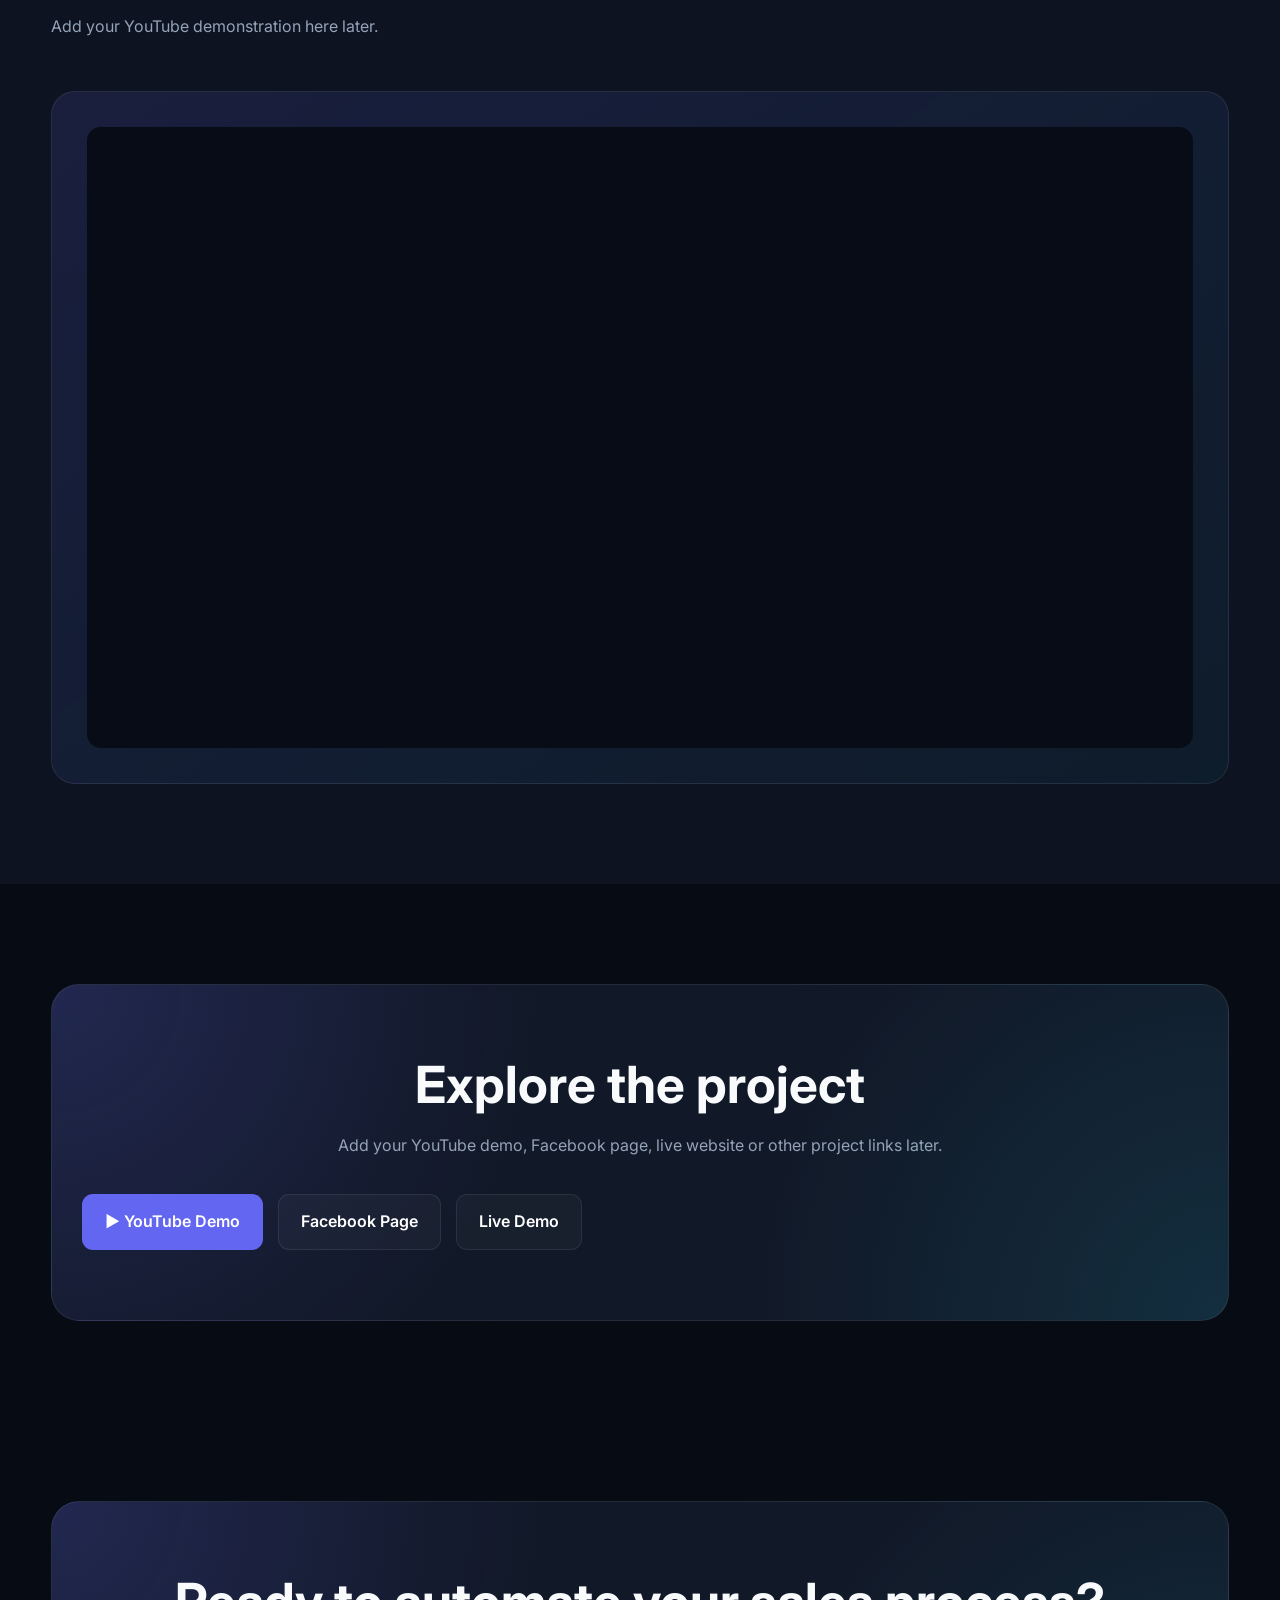
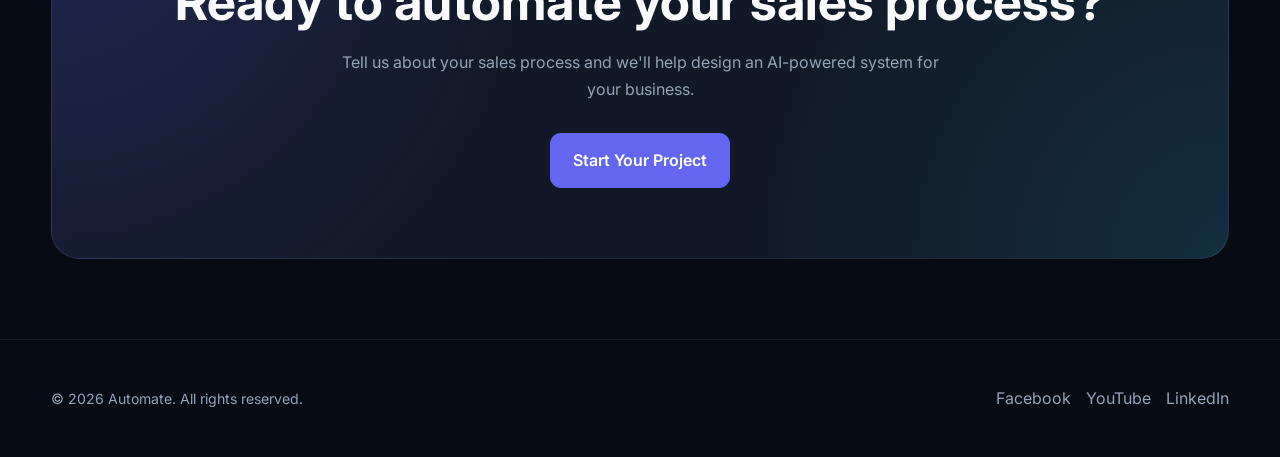
<file: ai-sales-agent.html>
<!DOCTYPE html>
<html lang="en">

<head>

    <meta charset="UTF-8">

    <meta
        name="viewport"
        content="width=device-width, initial-scale=1.0"
    >

    <title>AI Sales Agent | Automate</title>

    <link rel="stylesheet" href="../style.css">

</head>


<body>


    <!-- =========================
         NAVBAR
         ========================= -->

    <header class="navbar">

        <div class="container nav-container">


            <a
                href="../index.html"
                class="logo"
            >
                Automate<span>.</span>
            </a>


            <button
                class="menu-toggle"
                aria-label="Open Menu"
            >
                ☰
            </button>


            <ul class="nav-links">


                <li>
                    <a href="../index.html">
                        Home
                    </a>
                </li>


                <li>
                    <a href="../index.html#services">
                        Services
                    </a>
                </li>


                <li>
                    <a href="../index.html#about">
                        About
                    </a>
                </li>


                <li>
                    <a href="../index.html#portfolio">
                        Projects
                    </a>
                </li>


                <li>
                    <a href="../index.html#contact">
                        Contact
                    </a>
                </li>


                <li>
                    <a
                        href="../index.html#contact"
                        class="nav-btn"
                    >
                        Book a Call
                    </a>
                </li>


            </ul>

        </div>

    </header>



    <!-- =========================
         MAIN
         ========================= -->

    <main>


        <!-- HERO -->

        <section class="hero">

            <div class="container">


                <div class="hero-content fade-up">


                    <div class="hero-badge">

                        💼 AI Sales Agent

                    </div>


                    <h1>

                        Your AI Sales Assistant
                        <span>Working 24/7.</span>

                    </h1>


                    <p>

                        An intelligent AI sales agent that
                        can engage prospects, answer questions,
                        qualify leads and help move potential
                        customers toward the next step.

                    </p>


                    <div class="hero-buttons">


                        <a
                            href="../index.html#contact"
                            class="btn btn-primary"
                        >

                            Build My Sales Agent

                        </a>


                        <a
                            href="../index.html#portfolio"
                            class="btn btn-secondary"
                        >

                            Back to Projects

                        </a>


                    </div>


                </div>

            </div>

        </section>



        <!-- PROJECT OVERVIEW -->

        <section class="about">

            <div class="container">


                <div class="about-grid">


                    <div class="about-text">


                        <div class="section-heading">


                            <span class="label">
                                Project Overview
                            </span>


                            <h2>

                                Turn conversations into
                                sales opportunities.

                            </h2>


                        </div>


                        <p>

                            This demo project demonstrates
                            how an AI sales agent can interact
                            with potential customers and help
                            businesses handle repetitive sales
                            conversations.

                        </p>


                        <p>

                            The agent can be customized around
                            your products, services, pricing,
                            FAQs and sales process.

                        </p>


                        <ul class="about-list">


                            <li>
                                24/7 prospect engagement
                            </li>


                            <li>
                                Automated sales conversations
                            </li>


                            <li>
                                Lead qualification
                            </li>


                            <li>
                                Product and service information
                            </li>


                            <li>
                                Appointment or next-step guidance
                            </li>


                        </ul>


                    </div>



                    <div class="about-card">


                        <h3>
                            Project Type
                        </h3>


                        <p>
                            AI Sales Agent & Lead Automation
                        </p>


                        <br>


                        <h3>
                            Industry
                        </h3>


                        <p>
                            Sales / E-commerce / Services
                        </p>


                        <br>


                        <h3>
                            Status
                        </h3>


                        <p>
                            Demo Project
                        </p>


                    </div>


                </div>

            </div>

        </section>



        <!-- FEATURES -->

        <section class="services">

            <div class="container">


                <div class="section-heading">


                    <span class="label">
                        Features
                    </span>


                    <h2>

                        An AI sales agent
                        built for real conversations.

                    </h2>


                    <p>

                        The system can be adapted to
                        different sales processes and
                        customer journeys.

                    </p>


                </div>



                <div class="services-grid">


                    <!-- FEATURE 1 -->

                    <div class="service-card">


                        <div class="service-icon">
                            💬
                        </div>


                        <h3>
                            Prospect Conversations
                        </h3>


                        <p>

                            Engage visitors and prospects
                            with natural AI-powered
                            conversations.

                        </p>


                    </div>



                    <!-- FEATURE 2 -->

                    <div class="service-card">


                        <div class="service-icon">
                            🎯
                        </div>


                        <h3>
                            Lead Qualification
                        </h3>


                        <p>

                            Ask relevant questions and
                            identify prospects that match
                            your ideal customer criteria.

                        </p>


                    </div>



                    <!-- FEATURE 3 -->

                    <div class="service-card">


                        <div class="service-icon">
                            📦
                        </div>


                        <h3>
                            Product Information
                        </h3>


                        <p>

                            Provide customers with useful
                            information about products,
                            services and offers.

                        </p>


                    </div>



                    <!-- FEATURE 4 -->

                    <div class="service-card">


                        <div class="service-icon">
                            📅
                        </div>


                        <h3>
                            Next-Step Guidance
                        </h3>


                        <p>

                            Guide qualified prospects
                            toward a call, demo, purchase
                            or another desired action.

                        </p>


                    </div>


                </div>

            </div>

        </section>



        <!-- SALES WORKFLOW -->

        <section class="portfolio">

            <div class="container">


                <div class="section-heading">


                    <span class="label">
                        Sales Workflow
                    </span>


                    <h2>

                        From first conversation
                        to qualified opportunity.

                    </h2>


                </div>



                <div class="process-grid">


                    <div class="process-card">


                        <div class="process-number">
                            01
                        </div>


                        <h3>
                            Engage
                        </h3>


                        <p>

                            The AI agent starts a
                            conversation with a visitor
                            or potential customer.

                        </p>


                    </div>



                    <div class="process-card">


                        <div class="process-number">
                            02
                        </div>


                        <h3>
                            Understand
                        </h3>


                        <p>

                            It understands the prospect's
                            questions, needs and interests.

                        </p>


                    </div>



                    <div class="process-card">


                        <div class="process-number">
                            03
                        </div>


                        <h3>
                            Qualify
                        </h3>


                        <p>

                            The agent determines whether
                            the prospect is a suitable lead.

                        </p>


                    </div>



                    <div class="process-card">


                        <div class="process-number">
                            04
                        </div>


                        <h3>
                            Convert
                        </h3>


                        <p>

                            Qualified prospects are guided
                            toward the appropriate next step.

                        </p>


                    </div>


                </div>

            </div>

        </section>



        <!-- DEMO VIDEO -->

        <section class="portfolio">

            <div class="container">


                <div class="section-heading">


                    <span class="label">
                        Project Demo
                    </span>


                    <h2>

                        See the AI sales agent
                        in action.

                    </h2>


                    <p>

                        Add your YouTube demonstration
                        here later.

                    </p>


                </div>



                <div class="about-card">


                    <div
                        style="
                        position:relative;
                        width:100%;
                        padding-bottom:56.25%;
                        overflow:hidden;
                        border-radius:14px;
                        background:#080c16;
                        "
                    >


                        <!--
                        REPLACE VIDEO_ID

                        Example:

                        https://www.youtube.com/watch?v=ABC123

                        Use:

                        https://www.youtube.com/embed/ABC123
                        -->


                        <iframe

                            src="https://www.youtube.com/embed/VIDEO_ID"

                            title="AI Sales Agent Demo"

                            style="
                            position:absolute;
                            top:0;
                            left:0;
                            width:100%;
                            height:100%;
                            border:0;
                            "

                            allowfullscreen

                        ></iframe>


                    </div>


                </div>

            </div>

        </section>



        <!-- PROJECT LINKS -->

        <section class="about">

            <div class="container">


                <div class="cta-box">


                    <h2>
                        Explore the project
                    </h2>


                    <p>

                        Add your YouTube demo,
                        Facebook page, live website
                        or other project links later.

                    </p>


                    <div class="hero-buttons">


                        <a
                            href="#"
                            class="btn btn-primary"
                            target="_blank"
                        >
                            ▶ YouTube Demo
                        </a>


                        <a
                            href="#"
                            class="btn btn-secondary"
                            target="_blank"
                        >
                            Facebook Page
                        </a>


                        <a
                            href="#"
                            class="btn btn-secondary"
                            target="_blank"
                        >
                            Live Demo
                        </a>


                    </div>


                </div>

            </div>

        </section>



        <!-- CTA -->

        <section class="cta">

            <div class="container">


                <div class="cta-box">


                    <h2>

                        Ready to automate
                        your sales process?

                    </h2>


                    <p>

                        Tell us about your sales process
                        and we'll help design an AI-powered
                        system for your business.

                    </p>


                    <a
                        href="../index.html#contact"
                        class="btn btn-primary"
                    >

                        Start Your Project

                    </a>


                </div>

            </div>

        </section>


    </main>



    <!-- FOOTER -->

    <footer>

        <div class="container">


            <div class="footer-content">


                <p>

                    © 2026 Automate.
                    All rights reserved.

                </p>


                <div class="social-links">


                    <a href="#">
                        Facebook
                    </a>


                    <a href="#">
                        YouTube
                    </a>


                    <a href="#">
                        LinkedIn
                    </a>


                </div>


            </div>

        </div>

    </footer>



    <!-- JAVASCRIPT -->

    <script src="../main.js"></script>


</body>

</html>
</file>
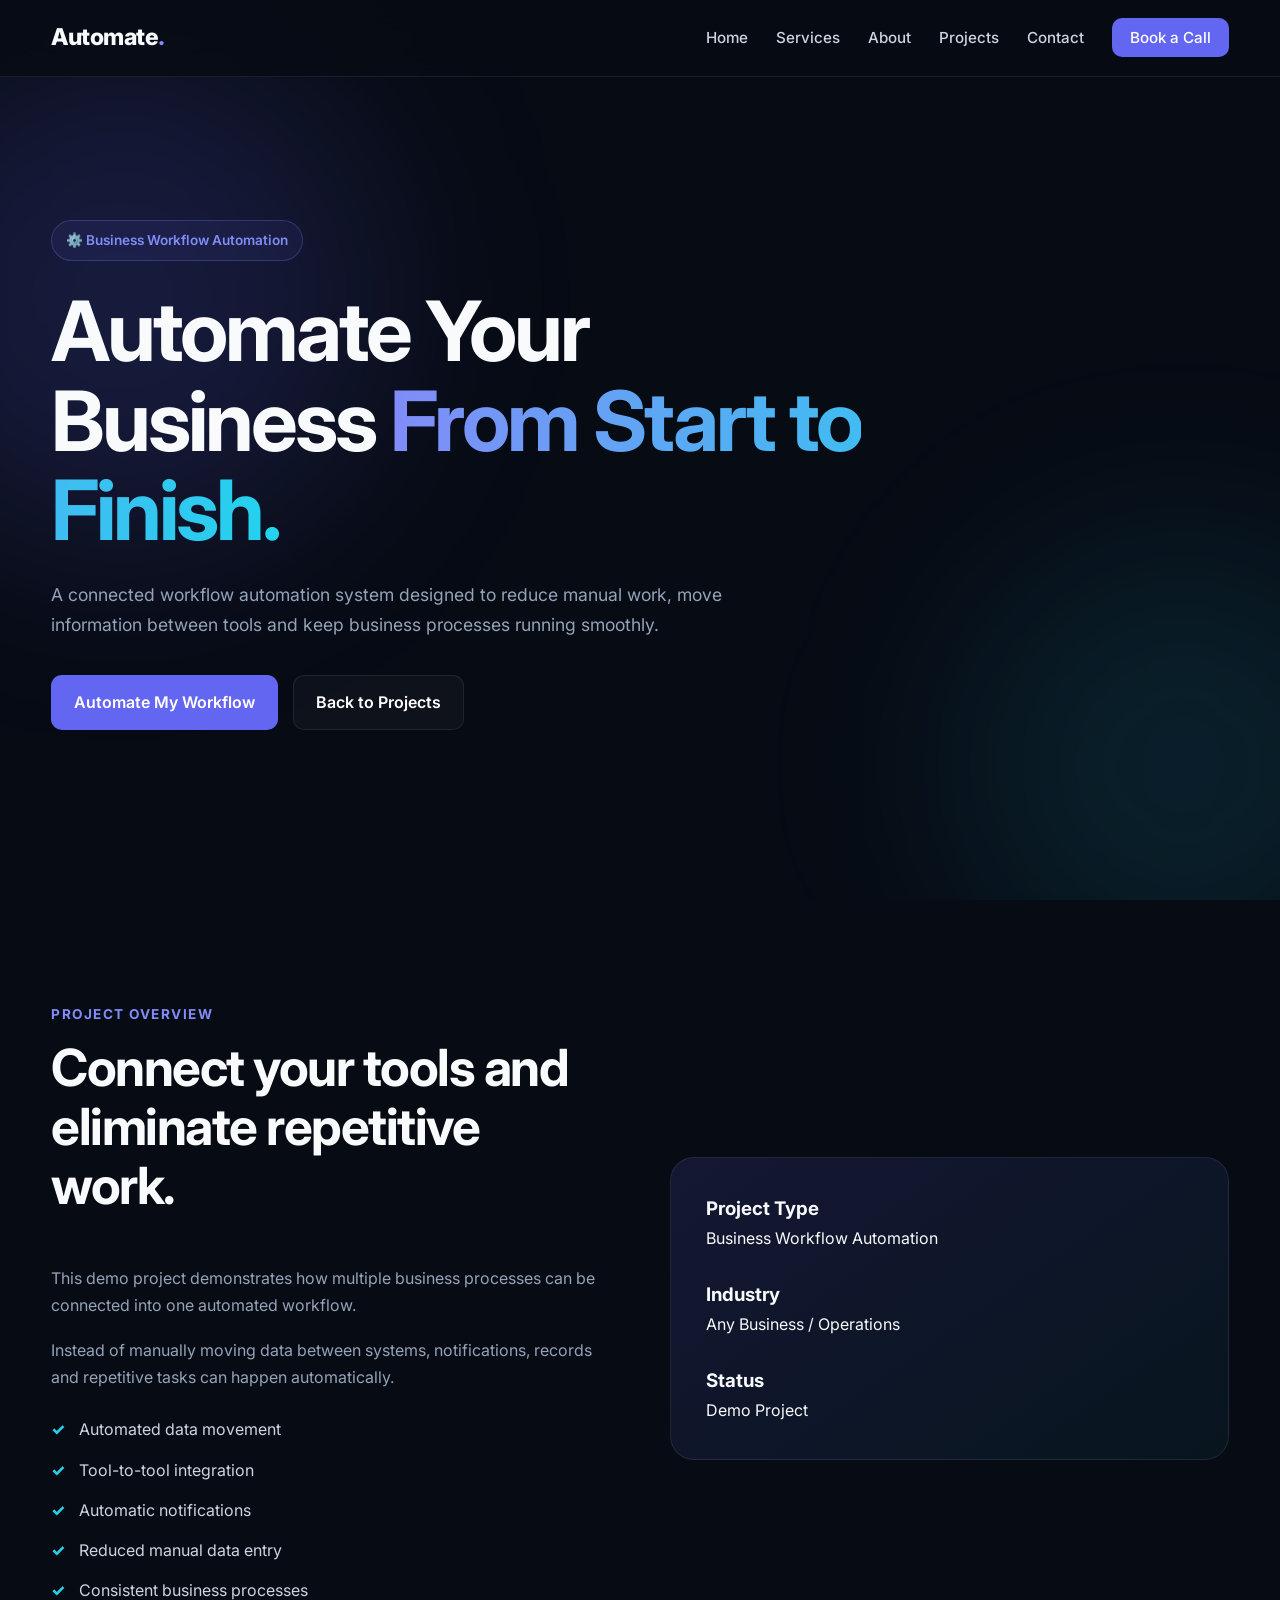
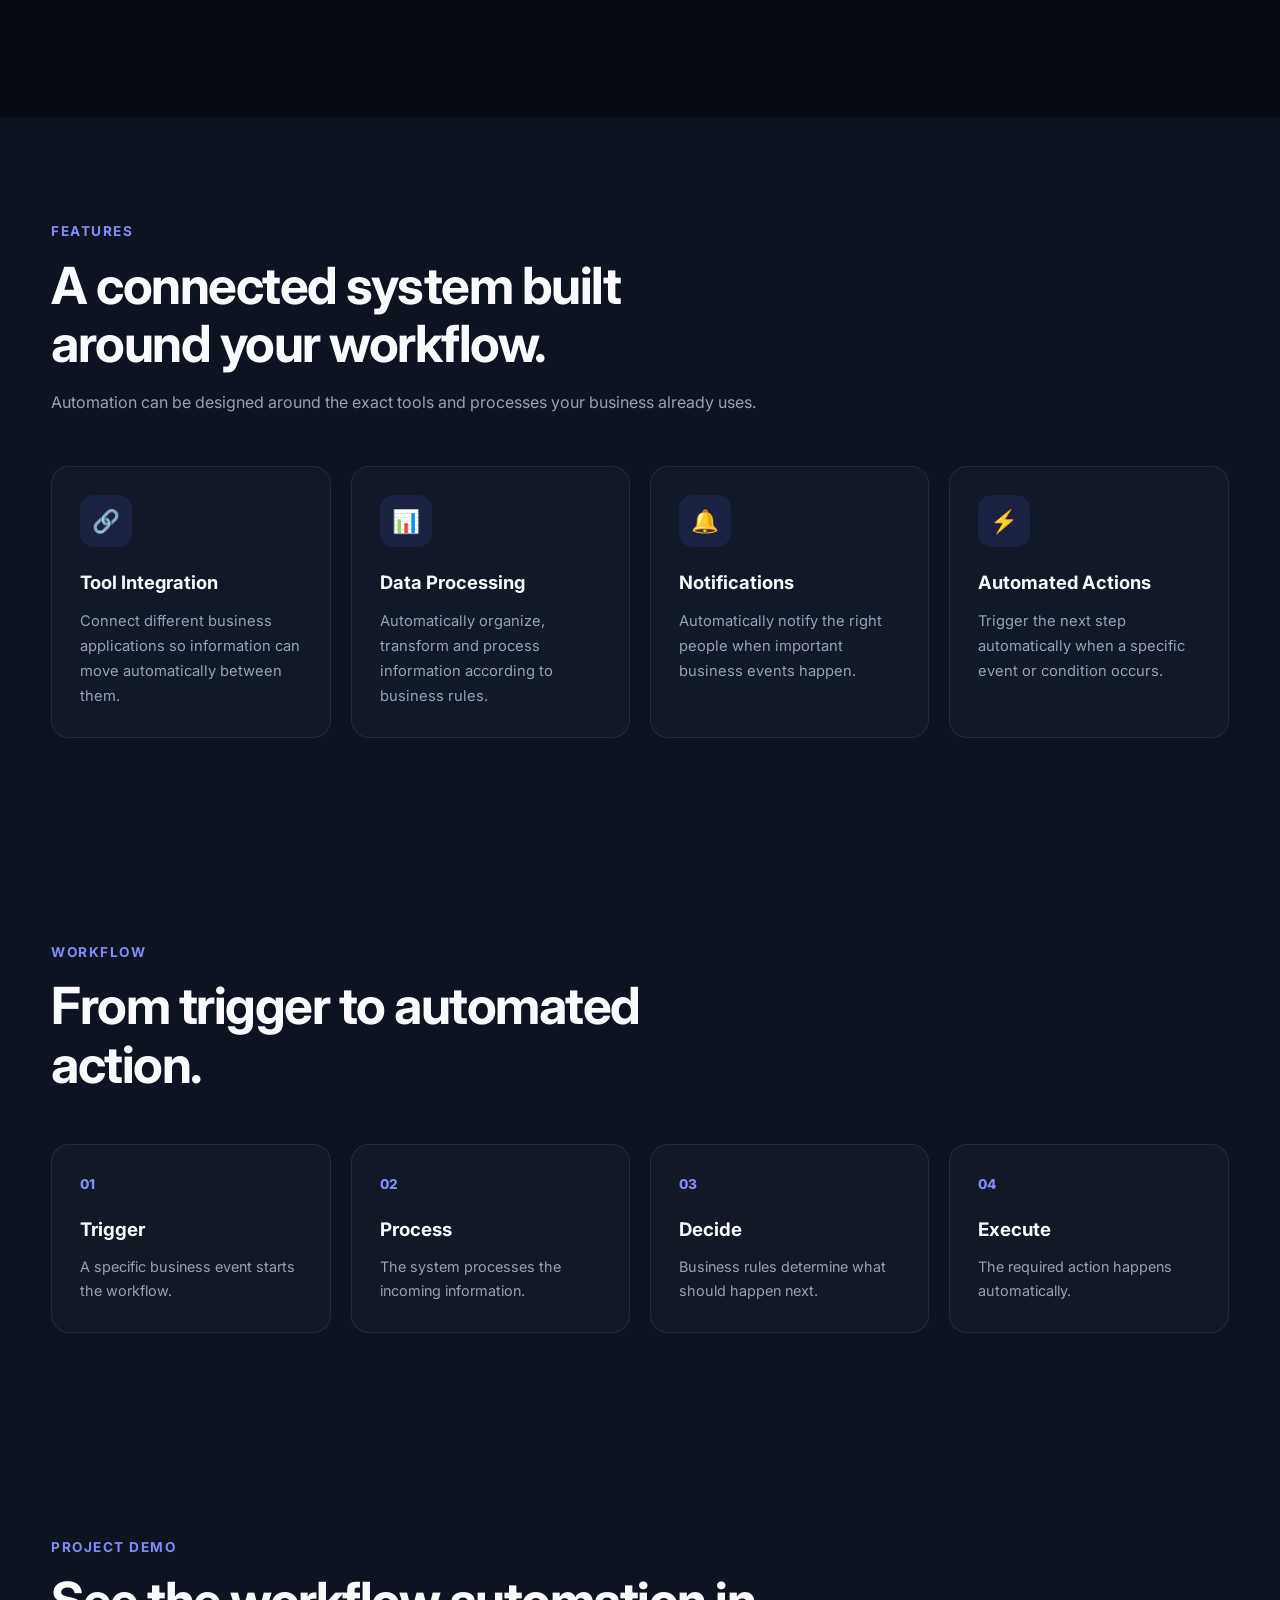
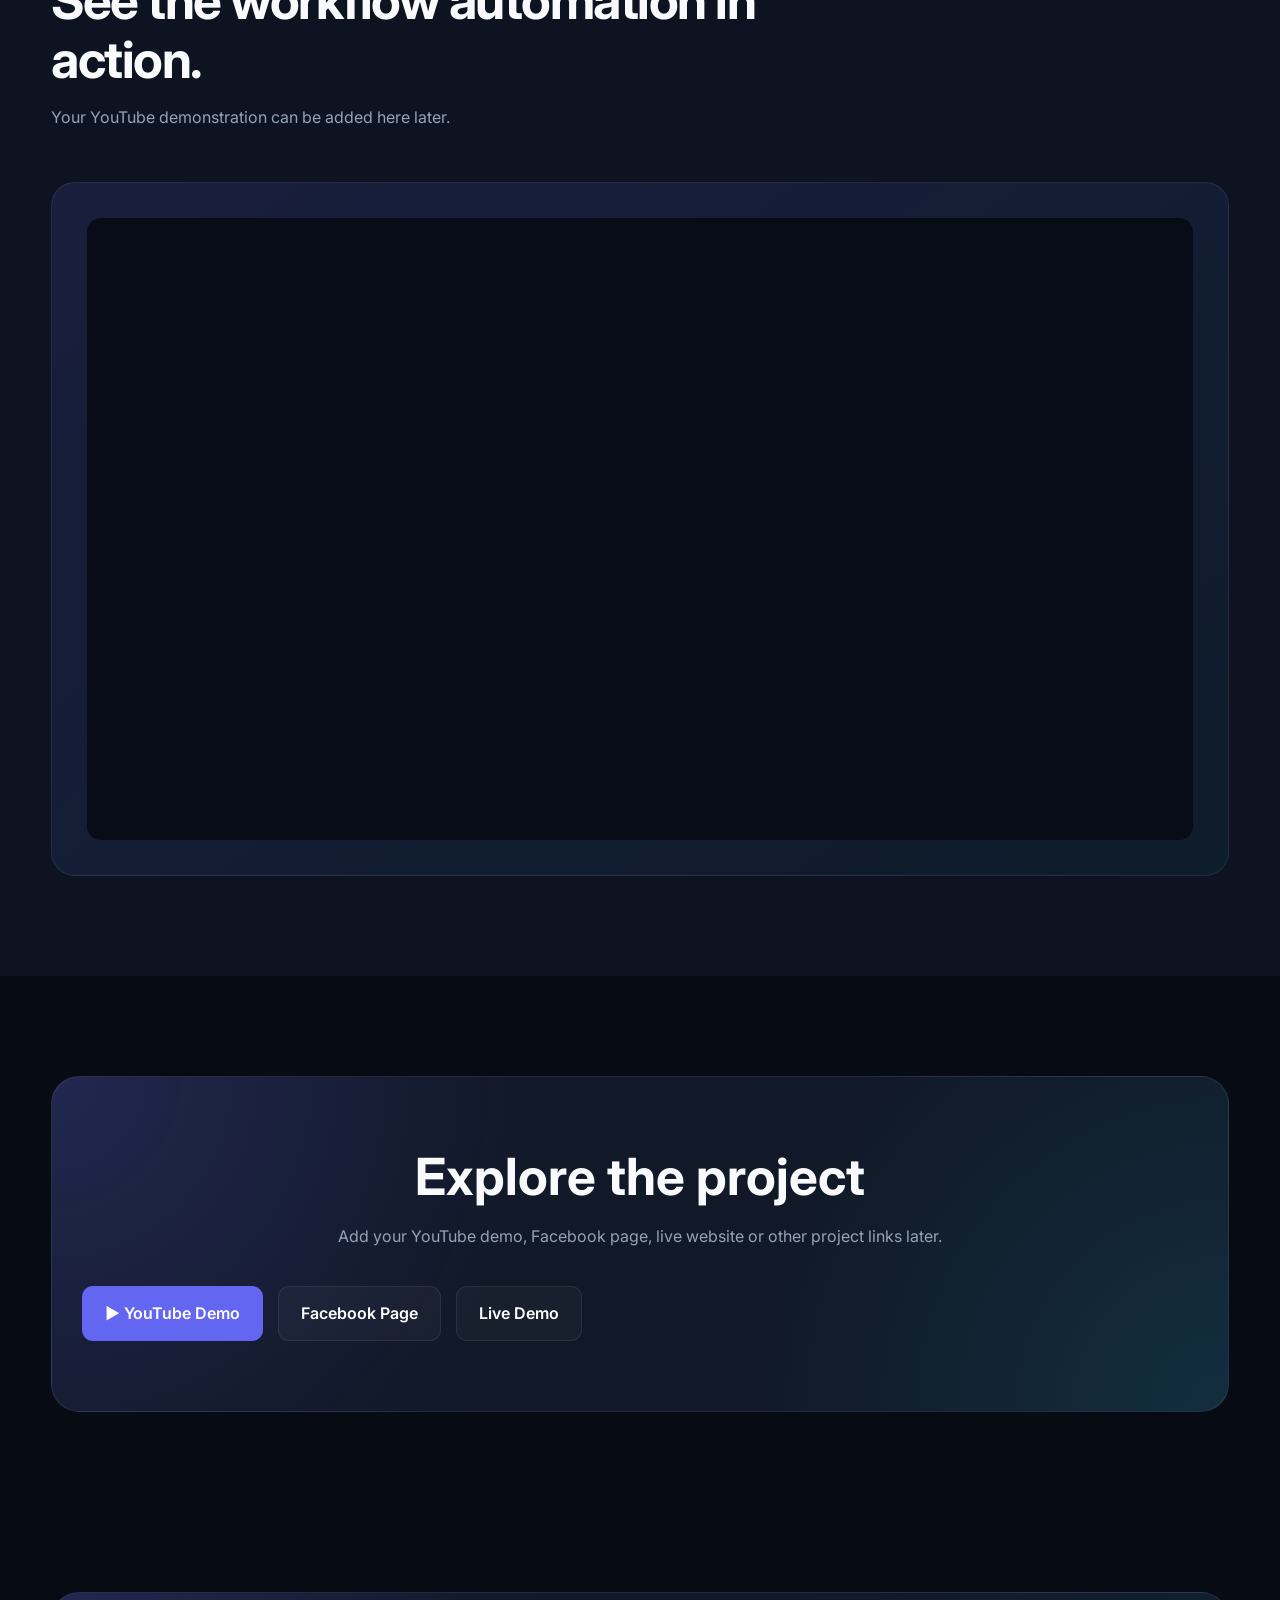
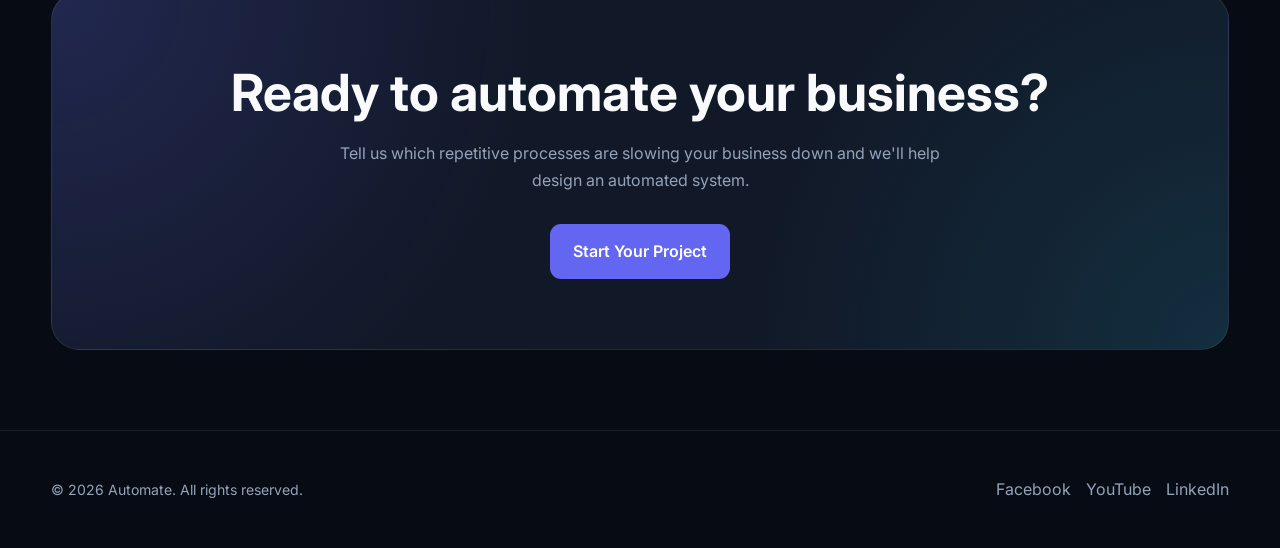
<file: business-workflow.html>
<!DOCTYPE html>
<html lang="en">

<head>

    <meta charset="UTF-8">

    <meta
        name="viewport"
        content="width=device-width, initial-scale=1.0"
    >

    <title>Business Workflow Automation | Automate</title>

    <link rel="stylesheet" href="../style.css">

</head>


<body>


    <!-- =========================
         NAVBAR
         ========================= -->

    <header class="navbar">

        <div class="container nav-container">


            <a
                href="../index.html"
                class="logo"
            >
                Automate<span>.</span>
            </a>


            <button
                class="menu-toggle"
                aria-label="Open Menu"
            >
                ☰
            </button>


            <ul class="nav-links">


                <li>
                    <a href="../index.html">
                        Home
                    </a>
                </li>


                <li>
                    <a href="../index.html#services">
                        Services
                    </a>
                </li>


                <li>
                    <a href="../index.html#about">
                        About
                    </a>
                </li>


                <li>
                    <a href="../index.html#portfolio">
                        Projects
                    </a>
                </li>


                <li>
                    <a href="../index.html#contact">
                        Contact
                    </a>
                </li>


                <li>
                    <a
                        href="../index.html#contact"
                        class="nav-btn"
                    >
                        Book a Call
                    </a>
                </li>


            </ul>

        </div>

    </header>



    <!-- =========================
         MAIN
         ========================= -->

    <main>


        <!-- HERO -->

        <section class="hero">

            <div class="container">


                <div class="hero-content fade-up">


                    <div class="hero-badge">

                        ⚙️ Business Workflow Automation

                    </div>


                    <h1>

                        Automate Your Business
                        <span>From Start to Finish.</span>

                    </h1>


                    <p>

                        A connected workflow automation
                        system designed to reduce manual work,
                        move information between tools and
                        keep business processes running smoothly.

                    </p>


                    <div class="hero-buttons">


                        <a
                            href="../index.html#contact"
                            class="btn btn-primary"
                        >

                            Automate My Workflow

                        </a>


                        <a
                            href="../index.html#portfolio"
                            class="btn btn-secondary"
                        >

                            Back to Projects

                        </a>


                    </div>


                </div>

            </div>

        </section>



        <!-- PROJECT OVERVIEW -->

        <section class="about">

            <div class="container">


                <div class="about-grid">


                    <div class="about-text">


                        <div class="section-heading">


                            <span class="label">
                                Project Overview
                            </span>


                            <h2>

                                Connect your tools
                                and eliminate repetitive work.

                            </h2>


                        </div>


                        <p>

                            This demo project demonstrates
                            how multiple business processes
                            can be connected into one automated
                            workflow.

                        </p>


                        <p>

                            Instead of manually moving data
                            between systems, notifications,
                            records and repetitive tasks can
                            happen automatically.

                        </p>


                        <ul class="about-list">


                            <li>
                                Automated data movement
                            </li>


                            <li>
                                Tool-to-tool integration
                            </li>


                            <li>
                                Automatic notifications
                            </li>


                            <li>
                                Reduced manual data entry
                            </li>


                            <li>
                                Consistent business processes
                            </li>


                        </ul>


                    </div>



                    <div class="about-card">


                        <h3>
                            Project Type
                        </h3>


                        <p>
                            Business Workflow Automation
                        </p>


                        <br>


                        <h3>
                            Industry
                        </h3>


                        <p>
                            Any Business / Operations
                        </p>


                        <br>


                        <h3>
                            Status
                        </h3>


                        <p>
                            Demo Project
                        </p>


                    </div>


                </div>

            </div>

        </section>



        <!-- FEATURES -->

        <section class="services">

            <div class="container">


                <div class="section-heading">


                    <span class="label">
                        Features
                    </span>


                    <h2>

                        A connected system
                        built around your workflow.

                    </h2>


                    <p>

                        Automation can be designed around
                        the exact tools and processes your
                        business already uses.

                    </p>


                </div>



                <div class="services-grid">


                    <!-- FEATURE 1 -->

                    <div class="service-card">


                        <div class="service-icon">
                            🔗
                        </div>


                        <h3>
                            Tool Integration
                        </h3>


                        <p>

                            Connect different business
                            applications so information can
                            move automatically between them.

                        </p>


                    </div>



                    <!-- FEATURE 2 -->

                    <div class="service-card">


                        <div class="service-icon">
                            📊
                        </div>


                        <h3>
                            Data Processing
                        </h3>


                        <p>

                            Automatically organize, transform
                            and process information according
                            to business rules.

                        </p>


                    </div>



                    <!-- FEATURE 3 -->

                    <div class="service-card">


                        <div class="service-icon">
                            🔔
                        </div>


                        <h3>
                            Notifications
                        </h3>


                        <p>

                            Automatically notify the right
                            people when important business
                            events happen.

                        </p>


                    </div>



                    <!-- FEATURE 4 -->

                    <div class="service-card">


                        <div class="service-icon">
                            ⚡
                        </div>


                        <h3>
                            Automated Actions
                        </h3>


                        <p>

                            Trigger the next step automatically
                            when a specific event or condition
                            occurs.

                        </p>


                    </div>


                </div>

            </div>

        </section>



        <!-- WORKFLOW -->

        <section class="portfolio">

            <div class="container">


                <div class="section-heading">


                    <span class="label">
                        Workflow
                    </span>


                    <h2>

                        From trigger to
                        automated action.

                    </h2>


                </div>



                <div class="process-grid">


                    <div class="process-card">


                        <div class="process-number">
                            01
                        </div>


                        <h3>
                            Trigger
                        </h3>


                        <p>

                            A specific business event
                            starts the workflow.

                        </p>


                    </div>



                    <div class="process-card">


                        <div class="process-number">
                            02
                        </div>


                        <h3>
                            Process
                        </h3>


                        <p>

                            The system processes the
                            incoming information.

                        </p>


                    </div>



                    <div class="process-card">


                        <div class="process-number">
                            03
                        </div>


                        <h3>
                            Decide
                        </h3>


                        <p>

                            Business rules determine
                            what should happen next.

                        </p>


                    </div>



                    <div class="process-card">


                        <div class="process-number">
                            04
                        </div>


                        <h3>
                            Execute
                        </h3>


                        <p>

                            The required action happens
                            automatically.

                        </p>


                    </div>


                </div>

            </div>

        </section>



        <!-- DEMO VIDEO -->

        <section class="portfolio">

            <div class="container">


                <div class="section-heading">


                    <span class="label">
                        Project Demo
                    </span>


                    <h2>

                        See the workflow
                        automation in action.

                    </h2>


                    <p>

                        Your YouTube demonstration can
                        be added here later.

                    </p>


                </div>



                <div class="about-card">


                    <div
                        style="
                        position:relative;
                        width:100%;
                        padding-bottom:56.25%;
                        overflow:hidden;
                        border-radius:14px;
                        background:#080c16;
                        "
                    >


                        <!--
                        REPLACE VIDEO_ID

                        Example:

                        https://www.youtube.com/watch?v=ABC123

                        Use:

                        https://www.youtube.com/embed/ABC123
                        -->


                        <iframe

                            src="https://www.youtube.com/embed/VIDEO_ID"

                            title="Business Workflow Automation Demo"

                            style="
                            position:absolute;
                            top:0;
                            left:0;
                            width:100%;
                            height:100%;
                            border:0;
                            "

                            allowfullscreen

                        ></iframe>


                    </div>


                </div>

            </div>

        </section>



        <!-- PROJECT LINKS -->

        <section class="about">

            <div class="container">


                <div class="cta-box">


                    <h2>
                        Explore the project
                    </h2>


                    <p>

                        Add your YouTube demo,
                        Facebook page, live website
                        or other project links later.

                    </p>


                    <div class="hero-buttons">


                        <a
                            href="#"
                            class="btn btn-primary"
                            target="_blank"
                        >
                            ▶ YouTube Demo
                        </a>


                        <a
                            href="#"
                            class="btn btn-secondary"
                            target="_blank"
                        >
                            Facebook Page
                        </a>


                        <a
                            href="#"
                            class="btn btn-secondary"
                            target="_blank"
                        >
                            Live Demo
                        </a>


                    </div>


                </div>

            </div>

        </section>



        <!-- CTA -->

        <section class="cta">

            <div class="container">


                <div class="cta-box">


                    <h2>

                        Ready to automate
                        your business?

                    </h2>


                    <p>

                        Tell us which repetitive processes
                        are slowing your business down and
                        we'll help design an automated system.

                    </p>


                    <a
                        href="../index.html#contact"
                        class="btn btn-primary"
                    >

                        Start Your Project

                    </a>


                </div>

            </div>

        </section>


    </main>



    <!-- =========================
         FOOTER
         ========================= -->

    <footer>

        <div class="container">


            <div class="footer-content">


                <p>

                    © 2026 Automate.
                    All rights reserved.

                </p>


                <div class="social-links">


                    <a href="#">
                        Facebook
                    </a>


                    <a href="#">
                        YouTube
                    </a>


                    <a href="#">
                        LinkedIn
                    </a>


                </div>


            </div>

        </div>

    </footer>



    <!-- JAVASCRIPT -->

    <script src="../main.js"></script>


</body>

</html>
</file>
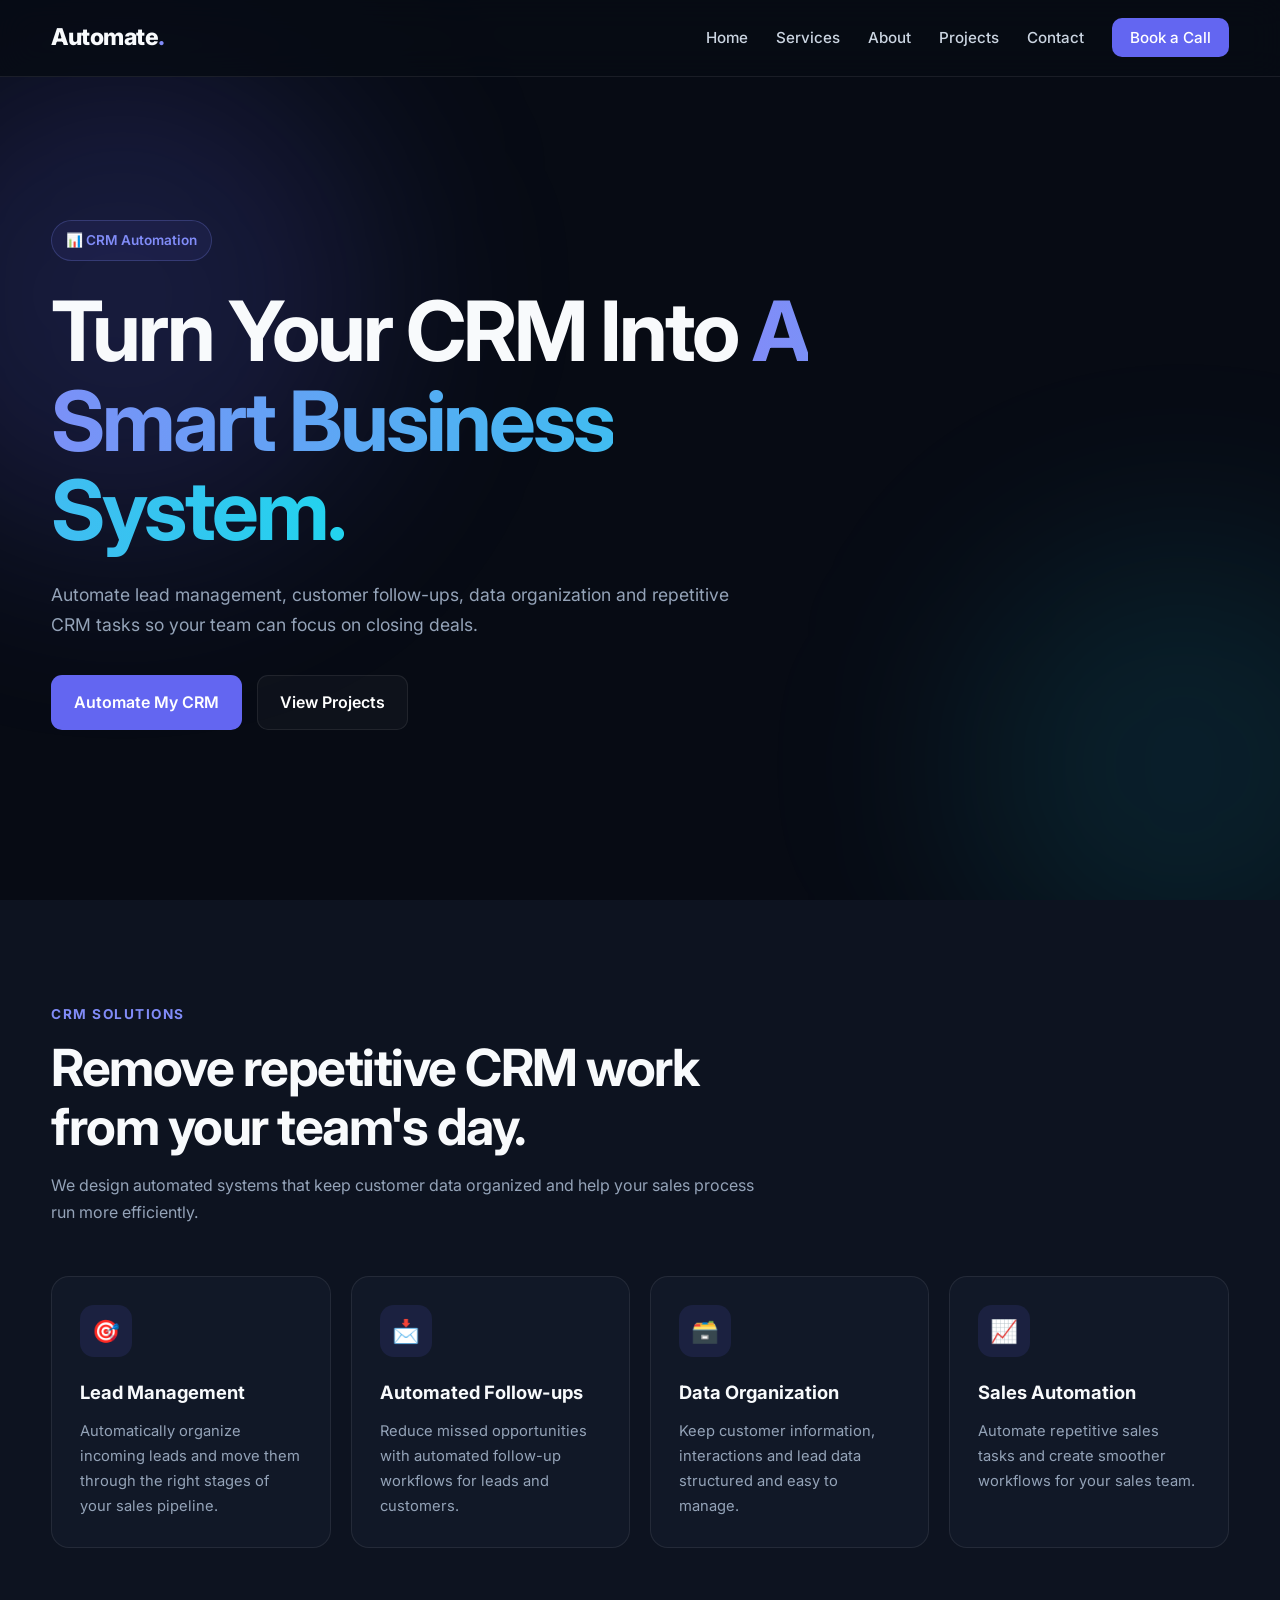
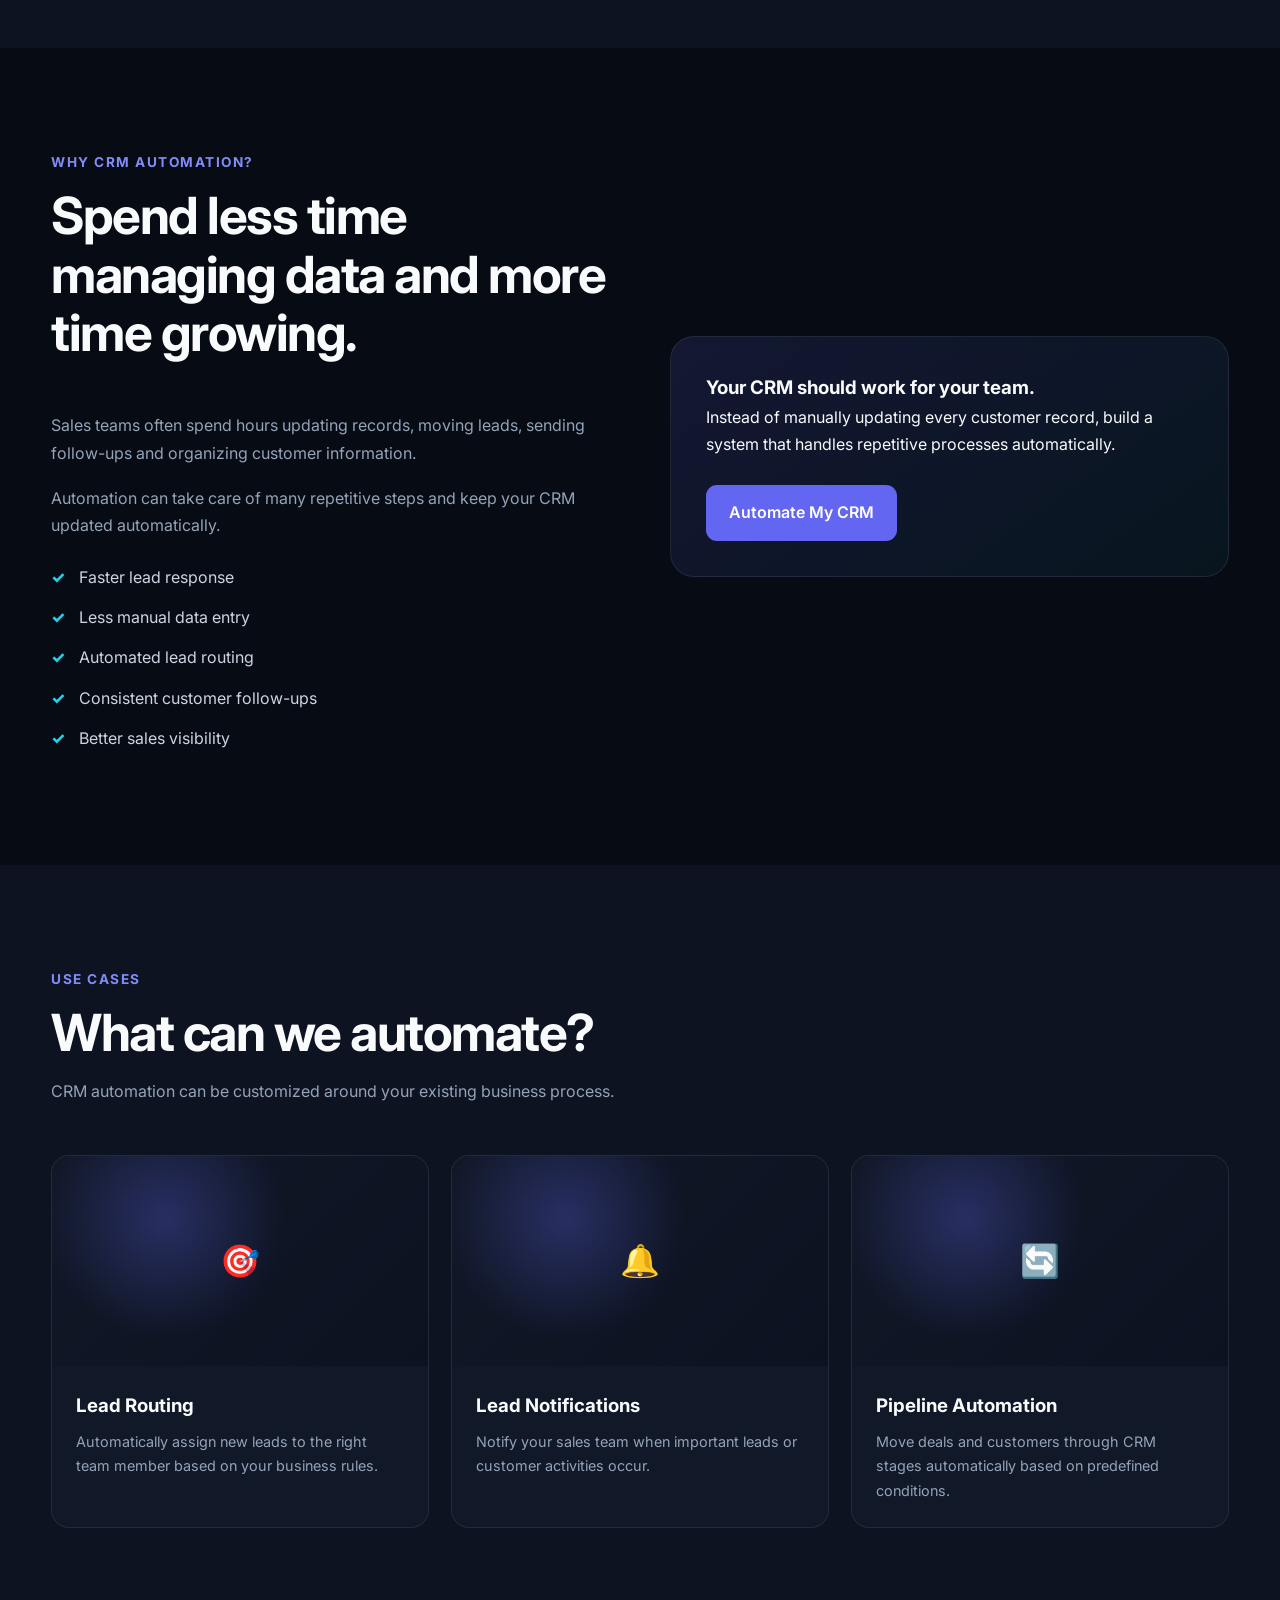
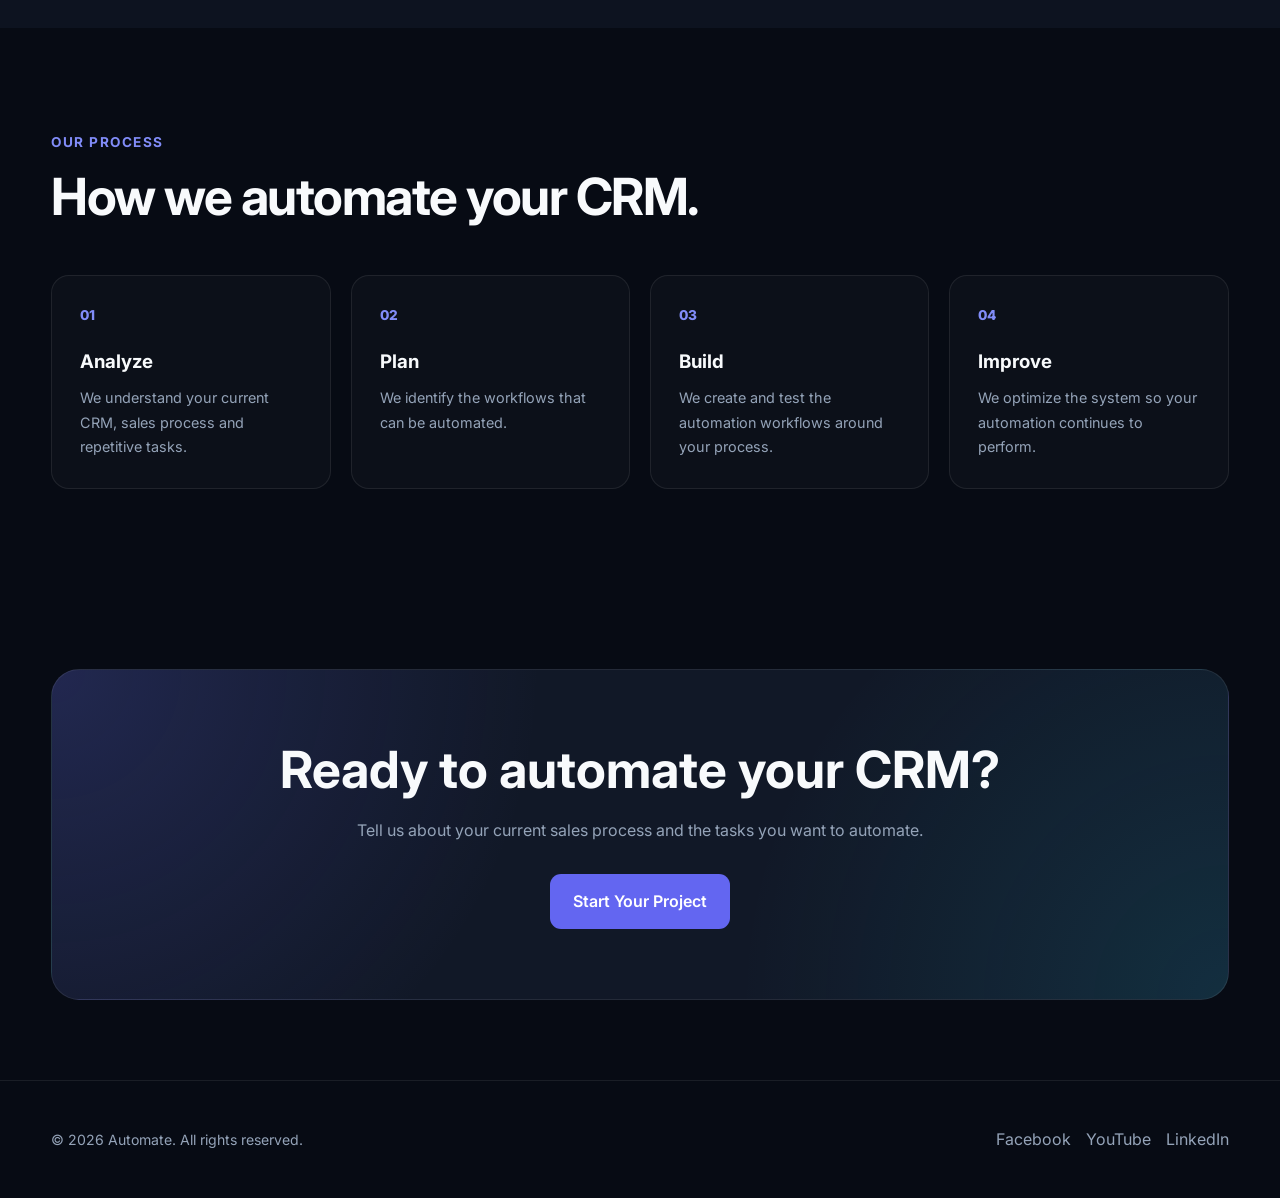
<file: crm-automation.html>
<!DOCTYPE html>
<html lang="en">
<head>
    <meta charset="UTF-8">
    <meta name="viewport" content="width=device-width, initial-scale=1.0">

    <title>CRM Automation | Automate</title>

    <link rel="stylesheet" href="../style.css">
</head>

<body>

    <!-- NAVBAR -->
    <header class="navbar">

        <div class="container nav-container">

            <a href="../index.html" class="logo">
                Automate<span>.</span>
            </a>

            <button class="menu-toggle" aria-label="Open Menu">
                ☰
            </button>

            <ul class="nav-links">

                <li>
                    <a href="../index.html">Home</a>
                </li>

                <li>
                    <a href="../index.html#services">
                        Services
                    </a>
                </li>

                <li>
                    <a href="../index.html#about">
                        About
                    </a>
                </li>

                <li>
                    <a href="../index.html#portfolio">
                        Projects
                    </a>
                </li>

                <li>
                    <a href="../index.html#contact">
                        Contact
                    </a>
                </li>

                <li>
                    <a
                        href="../index.html#contact"
                        class="nav-btn"
                    >
                        Book a Call
                    </a>
                </li>

            </ul>

        </div>

    </header>


    <!-- MAIN -->
    <main>


        <!-- HERO -->

        <section class="hero">

            <div class="container">

                <div class="hero-content fade-up">

                    <div class="hero-badge">
                        📊 CRM Automation
                    </div>

                    <h1>
                        Turn Your CRM Into
                        <span>A Smart Business System.</span>
                    </h1>

                    <p>
                        Automate lead management, customer
                        follow-ups, data organization and
                        repetitive CRM tasks so your team
                        can focus on closing deals.
                    </p>

                    <div class="hero-buttons">

                        <a
                            href="../index.html#contact"
                            class="btn btn-primary"
                        >
                            Automate My CRM
                        </a>

                        <a
                            href="../index.html#portfolio"
                            class="btn btn-secondary"
                        >
                            View Projects
                        </a>

                    </div>

                </div>

            </div>

        </section>


        <!-- FEATURES -->

        <section class="services">

            <div class="container">

                <div class="section-heading">

                    <span class="label">
                        CRM Solutions
                    </span>

                    <h2>
                        Remove repetitive CRM work
                        from your team's day.
                    </h2>

                    <p>
                        We design automated systems that keep
                        customer data organized and help your
                        sales process run more efficiently.
                    </p>

                </div>


                <div class="services-grid">


                    <!-- CARD 1 -->

                    <div class="service-card">

                        <div class="service-icon">
                            🎯
                        </div>

                        <h3>
                            Lead Management
                        </h3>

                        <p>
                            Automatically organize incoming
                            leads and move them through the
                            right stages of your sales pipeline.
                        </p>

                    </div>


                    <!-- CARD 2 -->

                    <div class="service-card">

                        <div class="service-icon">
                            📩
                        </div>

                        <h3>
                            Automated Follow-ups
                        </h3>

                        <p>
                            Reduce missed opportunities with
                            automated follow-up workflows for
                            leads and customers.
                        </p>

                    </div>


                    <!-- CARD 3 -->

                    <div class="service-card">

                        <div class="service-icon">
                            🗃️
                        </div>

                        <h3>
                            Data Organization
                        </h3>

                        <p>
                            Keep customer information,
                            interactions and lead data
                            structured and easy to manage.
                        </p>

                    </div>


                    <!-- CARD 4 -->

                    <div class="service-card">

                        <div class="service-icon">
                            📈
                        </div>

                        <h3>
                            Sales Automation
                        </h3>

                        <p>
                            Automate repetitive sales tasks
                            and create smoother workflows
                            for your sales team.
                        </p>

                    </div>

                </div>

            </div>

        </section>


        <!-- BENEFITS -->

        <section class="about">

            <div class="container">

                <div class="about-grid">


                    <div class="about-text">

                        <div class="section-heading">

                            <span class="label">
                                Why CRM Automation?
                            </span>

                            <h2>
                                Spend less time managing
                                data and more time growing.
                            </h2>

                        </div>


                        <p>
                            Sales teams often spend hours
                            updating records, moving leads,
                            sending follow-ups and organizing
                            customer information.
                        </p>


                        <p>
                            Automation can take care of many
                            repetitive steps and keep your
                            CRM updated automatically.
                        </p>


                        <ul class="about-list">

                            <li>
                                Faster lead response
                            </li>

                            <li>
                                Less manual data entry
                            </li>

                            <li>
                                Automated lead routing
                            </li>

                            <li>
                                Consistent customer follow-ups
                            </li>

                            <li>
                                Better sales visibility
                            </li>

                        </ul>

                    </div>


                    <div class="about-card">

                        <h3>
                            Your CRM should work
                            for your team.
                        </h3>

                        <p>
                            Instead of manually updating every
                            customer record, build a system that
                            handles repetitive processes automatically.
                        </p>

                        <br>

                        <a
                            href="../index.html#contact"
                            class="btn btn-primary"
                        >
                            Automate My CRM
                        </a>

                    </div>

                </div>

            </div>

        </section>


        <!-- USE CASES -->

        <section class="portfolio">

            <div class="container">

                <div class="section-heading">

                    <span class="label">
                        Use Cases
                    </span>

                    <h2>
                        What can we automate?
                    </h2>

                    <p>
                        CRM automation can be customized
                        around your existing business process.
                    </p>

                </div>


                <div class="portfolio-grid">


                    <div class="project-card">

                        <div class="project-image">
                            🎯
                        </div>

                        <div class="project-content">

                            <h3>
                                Lead Routing
                            </h3>

                            <p>
                                Automatically assign new leads
                                to the right team member based
                                on your business rules.
                            </p>

                        </div>

                    </div>


                    <div class="project-card">

                        <div class="project-image">
                            🔔
                        </div>

                        <div class="project-content">

                            <h3>
                                Lead Notifications
                            </h3>

                            <p>
                                Notify your sales team when
                                important leads or customer
                                activities occur.
                            </p>

                        </div>

                    </div>


                    <div class="project-card">

                        <div class="project-image">
                            🔄
                        </div>

                        <div class="project-content">

                            <h3>
                                Pipeline Automation
                            </h3>

                            <p>
                                Move deals and customers through
                                CRM stages automatically based
                                on predefined conditions.
                            </p>

                        </div>

                    </div>

                </div>

            </div>

        </section>


        <!-- PROCESS -->

        <section class="process">

            <div class="container">

                <div class="section-heading">

                    <span class="label">
                        Our Process
                    </span>

                    <h2>
                        How we automate your CRM.
                    </h2>

                </div>


                <div class="process-grid">


                    <div class="process-card">

                        <div class="process-number">
                            01
                        </div>

                        <h3>
                            Analyze
                        </h3>

                        <p>
                            We understand your current CRM,
                            sales process and repetitive tasks.
                        </p>

                    </div>


                    <div class="process-card">

                        <div class="process-number">
                            02
                        </div>

                        <h3>
                            Plan
                        </h3>

                        <p>
                            We identify the workflows that
                            can be automated.
                        </p>

                    </div>


                    <div class="process-card">

                        <div class="process-number">
                            03
                        </div>

                        <h3>
                            Build
                        </h3>

                        <p>
                            We create and test the automation
                            workflows around your process.
                        </p>

                    </div>


                    <div class="process-card">

                        <div class="process-number">
                            04
                        </div>

                        <h3>
                            Improve
                        </h3>

                        <p>
                            We optimize the system so your
                            automation continues to perform.
                        </p>

                    </div>

                </div>

            </div>

        </section>


        <!-- CTA -->

        <section class="cta">

            <div class="container">

                <div class="cta-box">

                    <h2>
                        Ready to automate your CRM?
                    </h2>

                    <p>
                        Tell us about your current sales
                        process and the tasks you want to automate.
                    </p>

                    <a
                        href="../index.html#contact"
                        class="btn btn-primary"
                    >
                        Start Your Project
                    </a>

                </div>

            </div>

        </section>

    </main>


    <!-- FOOTER -->

    <footer>

        <div class="container">

            <div class="footer-content">

                <p>
                    © 2026 Automate. All rights reserved.
                </p>

                <div class="social-links">

                    <a href="#">
                        Facebook
                    </a>

                    <a href="#">
                        YouTube
                    </a>

                    <a href="#">
                        LinkedIn
                    </a>

                </div>

            </div>

        </div>

    </footer>


    <script src="../main.js"></script>

</body>
</html>
</file>
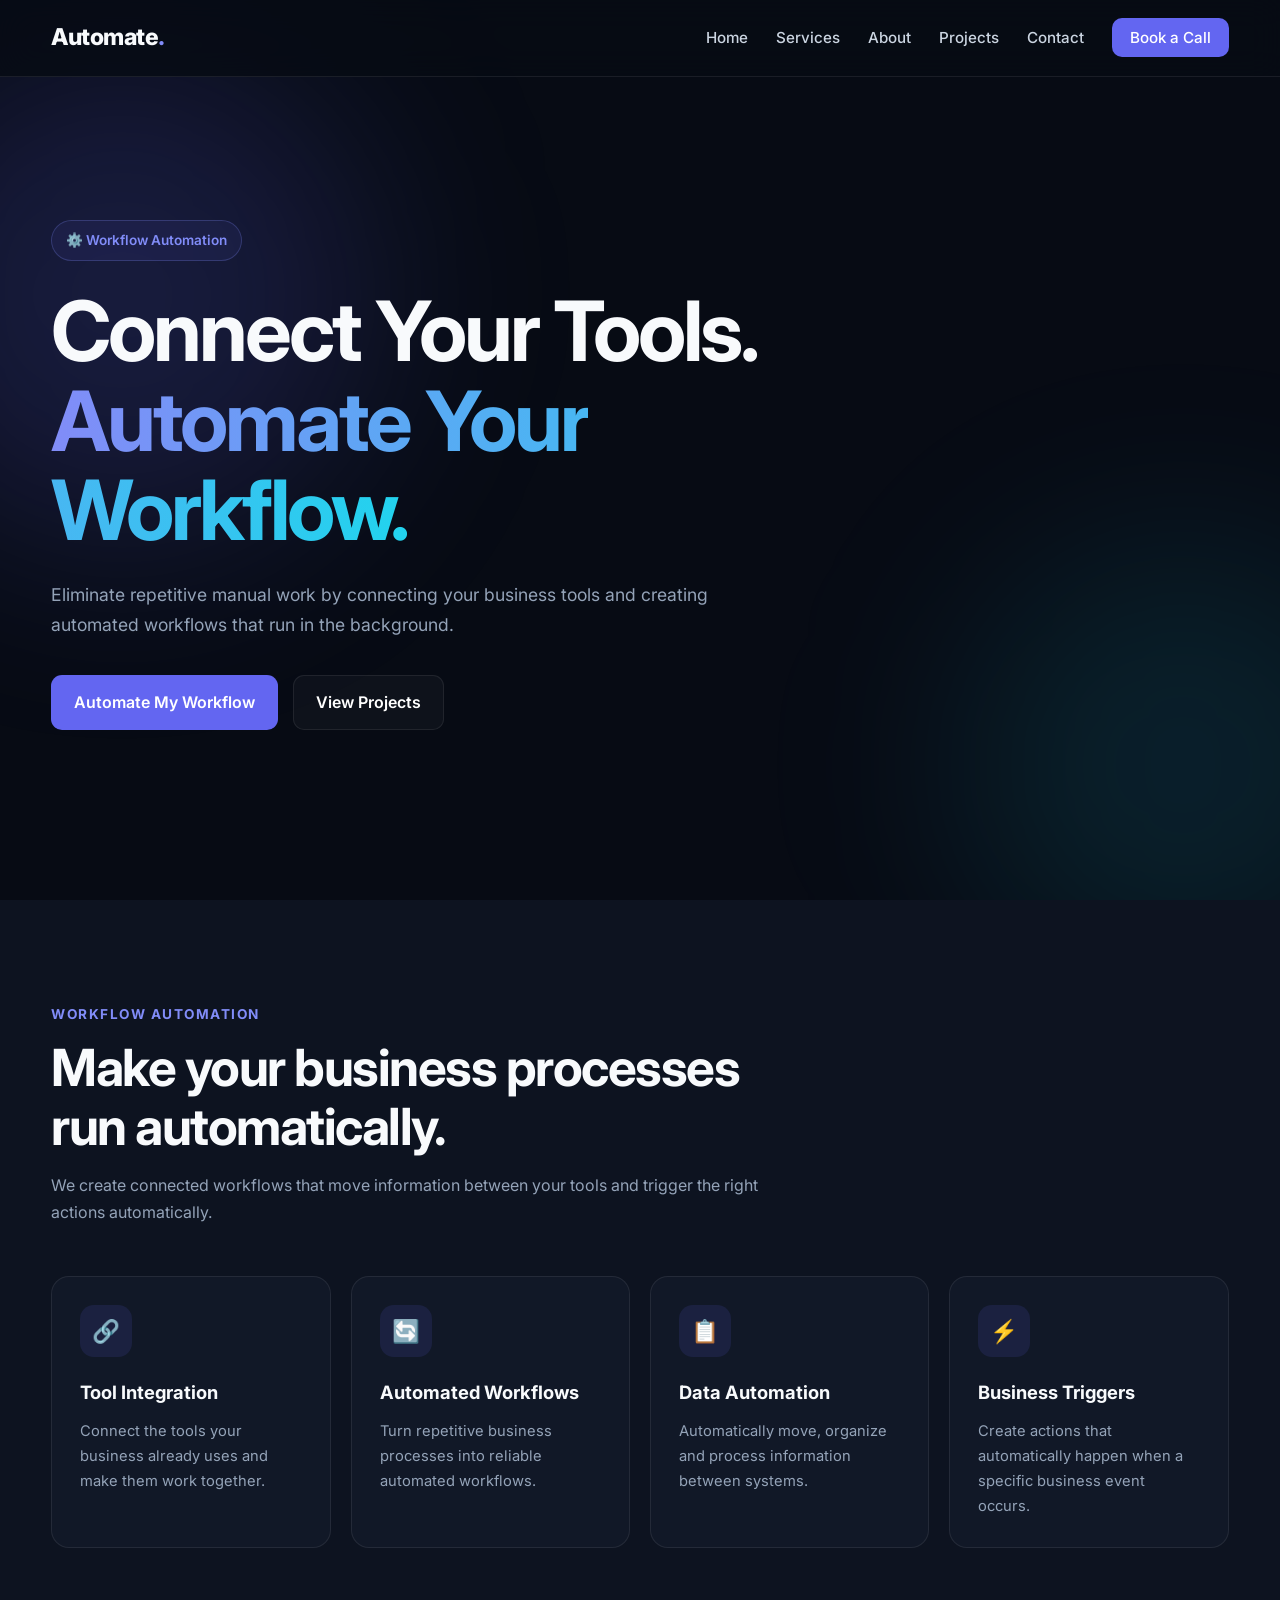
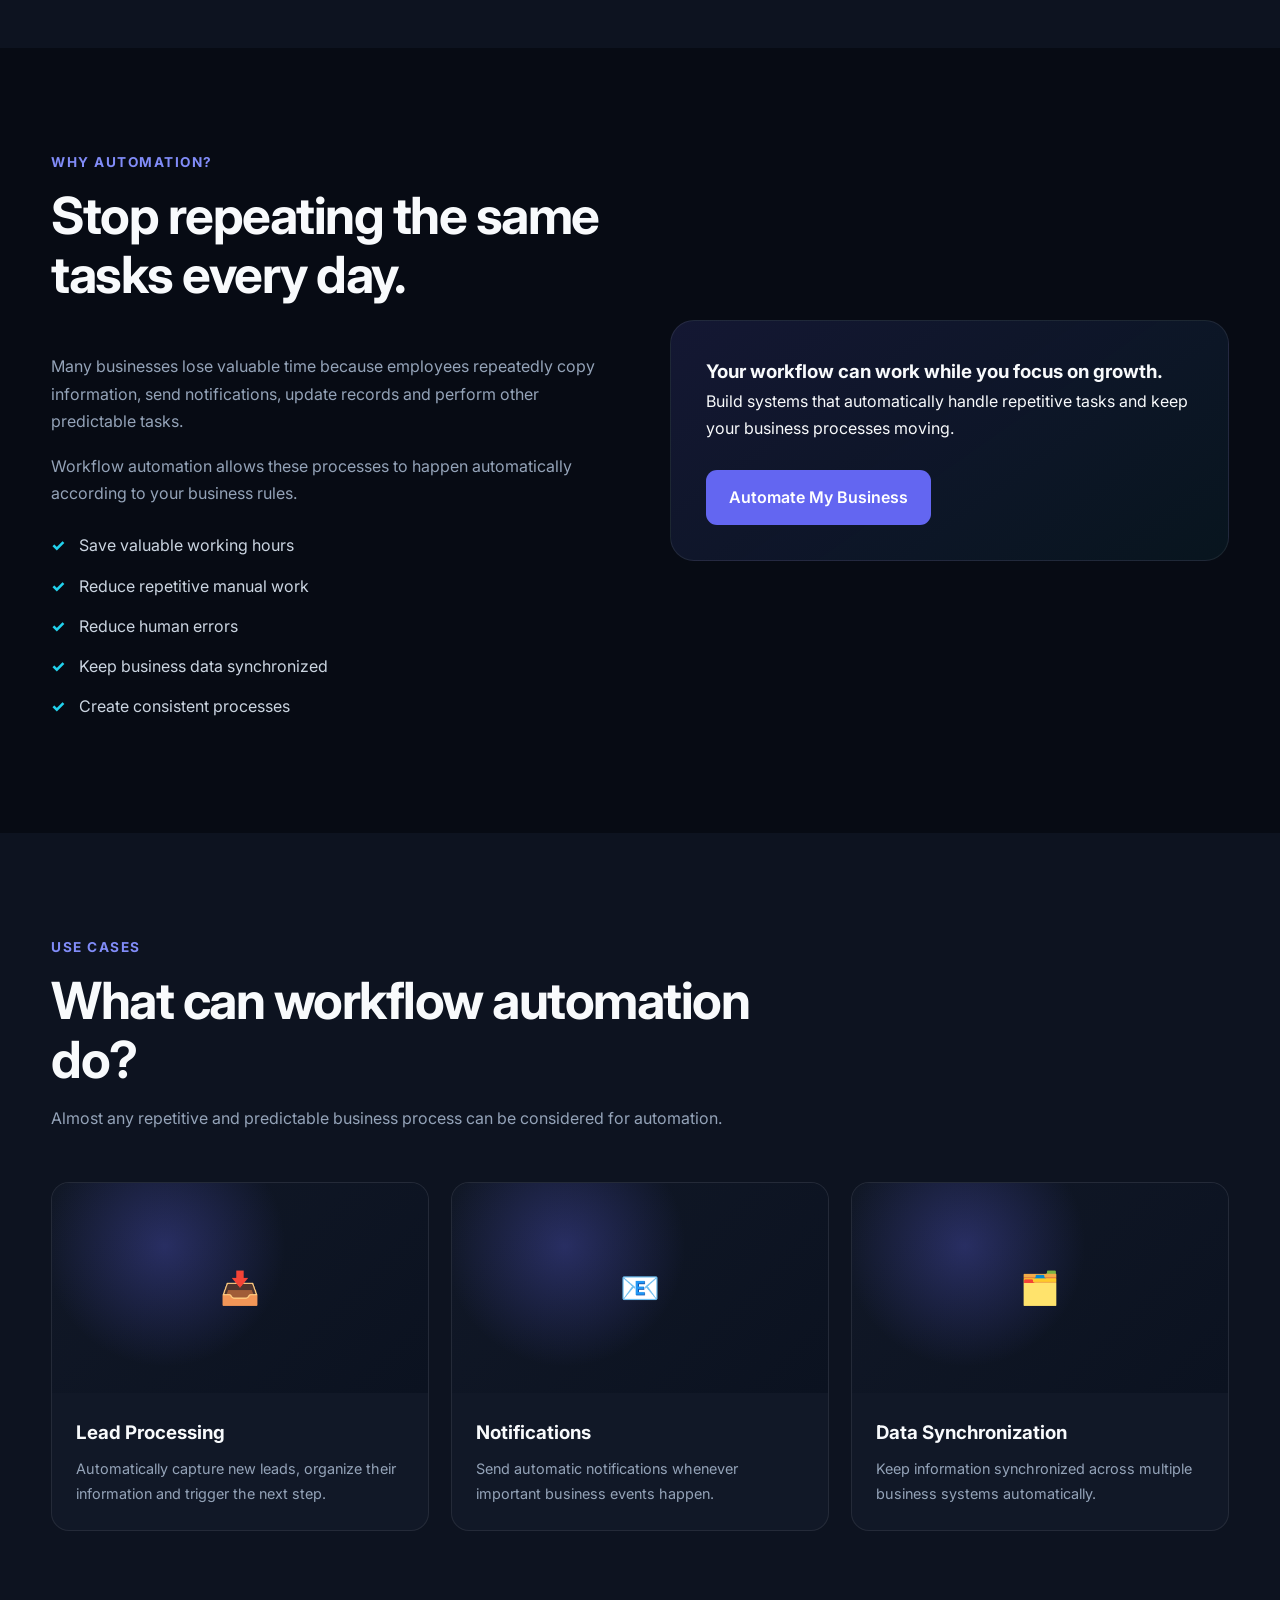
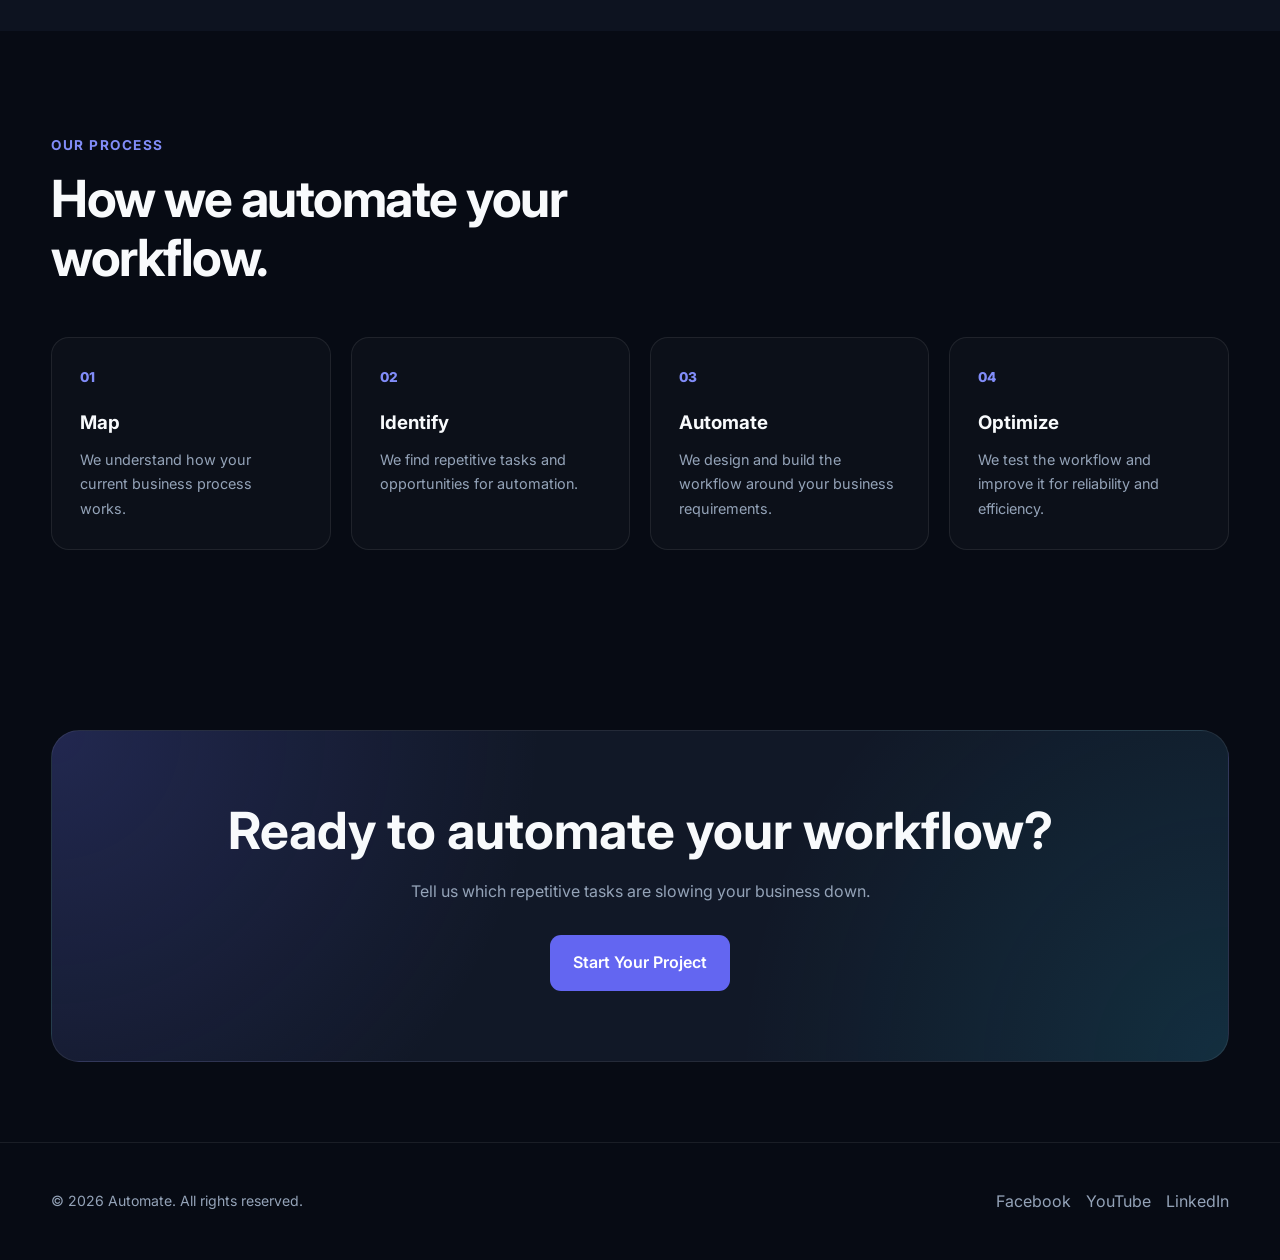
<file: workflow-automation.html>
<!DOCTYPE html>
<html lang="en">
<head>
    <meta charset="UTF-8">
    <meta name="viewport" content="width=device-width, initial-scale=1.0">

    <title>Workflow Automation | Automate</title>

    <link rel="stylesheet" href="../style.css">
</head>

<body>

    <!-- =========================
         NAVBAR
         ========================= -->

    <header class="navbar">

        <div class="container nav-container">

            <a href="../index.html" class="logo">
                Automate<span>.</span>
            </a>

            <button class="menu-toggle" aria-label="Open Menu">
                ☰
            </button>

            <ul class="nav-links">

                <li>
                    <a href="../index.html">Home</a>
                </li>

                <li>
                    <a href="../index.html#services">
                        Services
                    </a>
                </li>

                <li>
                    <a href="../index.html#about">
                        About
                    </a>
                </li>

                <li>
                    <a href="../index.html#portfolio">
                        Projects
                    </a>
                </li>

                <li>
                    <a href="../index.html#contact">
                        Contact
                    </a>
                </li>

                <li>
                    <a
                        href="../index.html#contact"
                        class="nav-btn"
                    >
                        Book a Call
                    </a>
                </li>

            </ul>

        </div>

    </header>


    <!-- =========================
         MAIN
         ========================= -->

    <main>


        <!-- HERO -->

        <section class="hero">

            <div class="container">

                <div class="hero-content fade-up">

                    <div class="hero-badge">
                        ⚙️ Workflow Automation
                    </div>

                    <h1>
                        Connect Your Tools.
                        <span>Automate Your Workflow.</span>
                    </h1>

                    <p>
                        Eliminate repetitive manual work by
                        connecting your business tools and
                        creating automated workflows that
                        run in the background.
                    </p>

                    <div class="hero-buttons">

                        <a
                            href="../index.html#contact"
                            class="btn btn-primary"
                        >
                            Automate My Workflow
                        </a>

                        <a
                            href="../index.html#portfolio"
                            class="btn btn-secondary"
                        >
                            View Projects
                        </a>

                    </div>

                </div>

            </div>

        </section>


        <!-- =========================
             SERVICES
             ========================= -->

        <section class="services">

            <div class="container">

                <div class="section-heading">

                    <span class="label">
                        Workflow Automation
                    </span>

                    <h2>
                        Make your business processes
                        run automatically.
                    </h2>

                    <p>
                        We create connected workflows that
                        move information between your tools
                        and trigger the right actions automatically.
                    </p>

                </div>


                <div class="services-grid">


                    <!-- CARD 1 -->

                    <div class="service-card">

                        <div class="service-icon">
                            🔗
                        </div>

                        <h3>
                            Tool Integration
                        </h3>

                        <p>
                            Connect the tools your business
                            already uses and make them work
                            together.
                        </p>

                    </div>


                    <!-- CARD 2 -->

                    <div class="service-card">

                        <div class="service-icon">
                            🔄
                        </div>

                        <h3>
                            Automated Workflows
                        </h3>

                        <p>
                            Turn repetitive business processes
                            into reliable automated workflows.
                        </p>

                    </div>


                    <!-- CARD 3 -->

                    <div class="service-card">

                        <div class="service-icon">
                            📋
                        </div>

                        <h3>
                            Data Automation
                        </h3>

                        <p>
                            Automatically move, organize and
                            process information between systems.
                        </p>

                    </div>


                    <!-- CARD 4 -->

                    <div class="service-card">

                        <div class="service-icon">
                            ⚡
                        </div>

                        <h3>
                            Business Triggers
                        </h3>

                        <p>
                            Create actions that automatically
                            happen when a specific business
                            event occurs.
                        </p>

                    </div>

                </div>

            </div>

        </section>


        <!-- =========================
             BENEFITS
             ========================= -->

        <section class="about">

            <div class="container">

                <div class="about-grid">


                    <div class="about-text">

                        <div class="section-heading">

                            <span class="label">
                                Why Automation?
                            </span>

                            <h2>
                                Stop repeating the same
                                tasks every day.
                            </h2>

                        </div>


                        <p>
                            Many businesses lose valuable time
                            because employees repeatedly copy
                            information, send notifications,
                            update records and perform other
                            predictable tasks.
                        </p>


                        <p>
                            Workflow automation allows these
                            processes to happen automatically
                            according to your business rules.
                        </p>


                        <ul class="about-list">

                            <li>
                                Save valuable working hours
                            </li>

                            <li>
                                Reduce repetitive manual work
                            </li>

                            <li>
                                Reduce human errors
                            </li>

                            <li>
                                Keep business data synchronized
                            </li>

                            <li>
                                Create consistent processes
                            </li>

                        </ul>

                    </div>


                    <div class="about-card">

                        <h3>
                            Your workflow can work
                            while you focus on growth.
                        </h3>

                        <p>
                            Build systems that automatically
                            handle repetitive tasks and keep
                            your business processes moving.
                        </p>

                        <br>

                        <a
                            href="../index.html#contact"
                            class="btn btn-primary"
                        >
                            Automate My Business
                        </a>

                    </div>

                </div>

            </div>

        </section>


        <!-- =========================
             USE CASES
             ========================= -->

        <section class="portfolio">

            <div class="container">

                <div class="section-heading">

                    <span class="label">
                        Use Cases
                    </span>

                    <h2>
                        What can workflow automation do?
                    </h2>

                    <p>
                        Almost any repetitive and predictable
                        business process can be considered
                        for automation.
                    </p>

                </div>


                <div class="portfolio-grid">


                    <!-- USE CASE 1 -->

                    <div class="project-card">

                        <div class="project-image">
                            📥
                        </div>

                        <div class="project-content">

                            <h3>
                                Lead Processing
                            </h3>

                            <p>
                                Automatically capture new leads,
                                organize their information and
                                trigger the next step.
                            </p>

                        </div>

                    </div>


                    <!-- USE CASE 2 -->

                    <div class="project-card">

                        <div class="project-image">
                            📧
                        </div>

                        <div class="project-content">

                            <h3>
                                Notifications
                            </h3>

                            <p>
                                Send automatic notifications
                                whenever important business
                                events happen.
                            </p>

                        </div>

                    </div>


                    <!-- USE CASE 3 -->

                    <div class="project-card">

                        <div class="project-image">
                            🗂️
                        </div>

                        <div class="project-content">

                            <h3>
                                Data Synchronization
                            </h3>

                            <p>
                                Keep information synchronized
                                across multiple business
                                systems automatically.
                            </p>

                        </div>

                    </div>

                </div>

            </div>

        </section>


        <!-- =========================
             PROCESS
             ========================= -->

        <section class="process">

            <div class="container">

                <div class="section-heading">

                    <span class="label">
                        Our Process
                    </span>

                    <h2>
                        How we automate your workflow.
                    </h2>

                </div>


                <div class="process-grid">


                    <div class="process-card">

                        <div class="process-number">
                            01
                        </div>

                        <h3>
                            Map
                        </h3>

                        <p>
                            We understand how your current
                            business process works.
                        </p>

                    </div>


                    <div class="process-card">

                        <div class="process-number">
                            02
                        </div>

                        <h3>
                            Identify
                        </h3>

                        <p>
                            We find repetitive tasks and
                            opportunities for automation.
                        </p>

                    </div>


                    <div class="process-card">

                        <div class="process-number">
                            03
                        </div>

                        <h3>
                            Automate
                        </h3>

                        <p>
                            We design and build the workflow
                            around your business requirements.
                        </p>

                    </div>


                    <div class="process-card">

                        <div class="process-number">
                            04
                        </div>

                        <h3>
                            Optimize
                        </h3>

                        <p>
                            We test the workflow and improve
                            it for reliability and efficiency.
                        </p>

                    </div>

                </div>

            </div>

        </section>


        <!-- =========================
             CTA
             ========================= -->

        <section class="cta">

            <div class="container">

                <div class="cta-box">

                    <h2>
                        Ready to automate your workflow?
                    </h2>

                    <p>
                        Tell us which repetitive tasks are
                        slowing your business down.
                    </p>

                    <a
                        href="../index.html#contact"
                        class="btn btn-primary"
                    >
                        Start Your Project
                    </a>

                </div>

            </div>

        </section>

    </main>


    <!-- =========================
         FOOTER
         ========================= -->

    <footer>

        <div class="container">

            <div class="footer-content">

                <p>
                    © 2026 Automate. All rights reserved.
                </p>

                <div class="social-links">

                    <a href="#">
                        Facebook
                    </a>

                    <a href="#">
                        YouTube
                    </a>

                    <a href="#">
                        LinkedIn
                    </a>

                </div>

            </div>

        </div>

    </footer>


    <!-- JAVASCRIPT -->

    <script src="../main.js"></script>

</body>
</html>
</file>
<file: style.css>
/* =========================================
   AUTOMATE — AI AUTOMATION AGENCY
   Main Stylesheet
   ========================================= */

@import url('https://fonts.googleapis.com/css2?family=Inter:wght@400;500;600;700;800&display=swap');

:root {
    --bg: #070b14;
    --bg-soft: #0d1320;
    --card: #111827;
    --card-hover: #172033;
    --text: #f8fafc;
    --muted: #94a3b8;
    --primary: #6366f1;
    --primary-light: #818cf8;
    --cyan: #22d3ee;
    --border: rgba(255,255,255,0.08);
    --shadow: 0 20px 60px rgba(0,0,0,0.35);
    --radius: 18px;
    --max-width: 1180px;
}

* {
    margin: 0;
    padding: 0;
    box-sizing: border-box;
}

html {
    scroll-behavior: smooth;
}

body {
    font-family: 'Inter', sans-serif;
    background: var(--bg);
    color: var(--text);
    line-height: 1.7;
    overflow-x: hidden;
}

a {
    color: inherit;
    text-decoration: none;
}

img {
    max-width: 100%;
    display: block;
}

button,
input,
textarea {
    font: inherit;
}

/* ==============================
   CONTAINER
   ============================== */

.container {
    width: min(92%, var(--max-width));
    margin: 0 auto;
}

/* ==============================
   NAVBAR
   ============================== */

.navbar {
    position: fixed;
    top: 0;
    left: 0;
    width: 100%;
    z-index: 1000;
    background: rgba(7, 11, 20, 0.82);
    backdrop-filter: blur(16px);
    border-bottom: 1px solid var(--border);
}

.nav-container {
    min-height: 76px;
    display: flex;
    align-items: center;
    justify-content: space-between;
}

.logo {
    font-size: 1.45rem;
    font-weight: 800;
    letter-spacing: -0.5px;
}

.logo span {
    color: var(--primary-light);
}

.nav-links {
    display: flex;
    align-items: center;
    gap: 28px;
    list-style: none;
}

.nav-links a {
    color: #cbd5e1;
    font-size: 0.95rem;
    font-weight: 500;
    transition: 0.3s ease;
}

.nav-links a:hover {
    color: #fff;
}

.nav-btn {
    padding: 10px 18px;
    border-radius: 10px;
    background: var(--primary);
    color: white !important;
}

.nav-btn:hover {
    background: var(--primary-light);
}

/* ==============================
   MOBILE MENU
   ============================== */

.menu-toggle {
    display: none;
    background: transparent;
    border: 0;
    color: white;
    font-size: 1.7rem;
    cursor: pointer;
}

/* ==============================
   HERO
   ============================== */

.hero {
    min-height: 100vh;
    display: flex;
    align-items: center;
    position: relative;
    padding: 140px 0 90px;
    overflow: hidden;
}

.hero::before {
    content: "";
    position: absolute;
    width: 500px;
    height: 500px;
    background: rgba(99,102,241,0.18);
    filter: blur(100px);
    border-radius: 50%;
    top: 5%;
    left: -10%;
    pointer-events: none;
}

.hero::after {
    content: "";
    position: absolute;
    width: 450px;
    height: 450px;
    background: rgba(34,211,238,0.10);
    filter: blur(100px);
    border-radius: 50%;
    bottom: -10%;
    right: -10%;
    pointer-events: none;
}

.hero-content {
    position: relative;
    z-index: 2;
    max-width: 850px;
}

.hero-badge {
    display: inline-flex;
    align-items: center;
    gap: 8px;
    padding: 8px 14px;
    border: 1px solid rgba(129,140,248,0.25);
    border-radius: 50px;
    background: rgba(99,102,241,0.08);
    color: var(--primary-light);
    font-size: 0.85rem;
    font-weight: 600;
    margin-bottom: 25px;
}

.hero h1 {
    font-size: clamp(2.6rem, 7vw, 5.2rem);
    line-height: 1.08;
    letter-spacing: -3px;
    max-width: 850px;
}

.hero h1 span {
    background: linear-gradient(90deg, #818cf8, #22d3ee);
    -webkit-background-clip: text;
    -webkit-text-fill-color: transparent;
}

.hero p {
    max-width: 700px;
    margin-top: 25px;
    color: var(--muted);
    font-size: 1.1rem;
}

.hero-buttons {
    display: flex;
    gap: 15px;
    flex-wrap: wrap;
    margin-top: 35px;
}

.btn {
    display: inline-flex;
    align-items: center;
    justify-content: center;
    padding: 13px 22px;
    border-radius: 11px;
    font-weight: 600;
    border: 1px solid transparent;
    transition: 0.3s ease;
    cursor: pointer;
}

.btn-primary {
    background: var(--primary);
    color: #fff;
}

.btn-primary:hover {
    background: var(--primary-light);
    transform: translateY(-2px);
}

.btn-secondary {
    border-color: var(--border);
    background: rgba(255,255,255,0.03);
    color: #fff;
}

.btn-secondary:hover {
    background: rgba(255,255,255,0.07);
    transform: translateY(-2px);
}

/* ==============================
   SECTION COMMON
   ============================== */

section {
    padding: 100px 0;
}

.section-heading {
    max-width: 720px;
    margin-bottom: 50px;
}

.section-heading .label {
    display: inline-block;
    color: var(--primary-light);
    font-size: 0.85rem;
    font-weight: 700;
    text-transform: uppercase;
    letter-spacing: 1.5px;
    margin-bottom: 12px;
}

.section-heading h2 {
    font-size: clamp(2rem, 5vw, 3.2rem);
    line-height: 1.15;
    letter-spacing: -1.5px;
}

.section-heading p {
    color: var(--muted);
    margin-top: 16px;
}

/* ==============================
   SERVICES
   ============================== */

.services {
    background: var(--bg-soft);
}

.services-grid {
    display: grid;
    grid-template-columns: repeat(4, 1fr);
    gap: 20px;
}

.service-card {
    background: var(--card);
    border: 1px solid var(--border);
    padding: 28px;
    border-radius: var(--radius);
    transition: 0.3s ease;
}

.service-card:hover {
    transform: translateY(-7px);
    background: var(--card-hover);
    border-color: rgba(129,140,248,0.25);
    box-shadow: var(--shadow);
}

.service-icon {
    width: 52px;
    height: 52px;
    display: grid;
    place-items: center;
    border-radius: 14px;
    background: rgba(99,102,241,0.12);
    color: var(--primary-light);
    font-size: 1.4rem;
    margin-bottom: 20px;
}

.service-card h3 {
    font-size: 1.15rem;
    margin-bottom: 10px;
}

.service-card p {
    color: var(--muted);
    font-size: 0.92rem;
}

/* ==============================
   ABOUT
   ============================== */

.about-grid {
    display: grid;
    grid-template-columns: 1fr 1fr;
    gap: 60px;
    align-items: center;
}

.about-text p {
    color: var(--muted);
    margin-bottom: 18px;
}

.about-list {
    list-style: none;
    margin-top: 25px;
}

.about-list li {
    margin-bottom: 13px;
    color: #cbd5e1;
}

.about-list li::before {
    content: "✓";
    color: var(--cyan);
    font-weight: 800;
    margin-right: 10px;
}

.about-card {
    padding: 35px;
    border-radius: 24px;
    background: linear-gradient(
        145deg,
        rgba(99,102,241,0.14),
        rgba(34,211,238,0.05)
    );
    border: 1px solid var(--border);
}

/* ==============================
   PORTFOLIO
   ============================== */

.portfolio {
    background: var(--bg-soft);
}

.portfolio-grid {
    display: grid;
    grid-template-columns: repeat(3, 1fr);
    gap: 22px;
}

.project-card {
    overflow: hidden;
    background: var(--card);
    border: 1px solid var(--border);
    border-radius: var(--radius);
    transition: 0.3s ease;
}

.project-card:hover {
    transform: translateY(-6px);
    box-shadow: var(--shadow);
}

.project-image {
    height: 210px;
    display: grid;
    place-items: center;
    background:
        radial-gradient(circle at 30% 30%, rgba(99,102,241,0.3), transparent 40%),
        linear-gradient(135deg, #111827, #0b1220);
    color: #818cf8;
    font-size: 2rem;
}

.project-content {
    padding: 24px;
}

.project-content h3 {
    margin-bottom: 8px;
}

.project-content p {
    color: var(--muted);
    font-size: 0.9rem;
}

.project-link {
    display: inline-block;
    margin-top: 16px;
    color: var(--primary-light);
    font-size: 0.9rem;
    font-weight: 600;
}

/* ==============================
   PROCESS
   ============================== */

.process-grid {
    display: grid;
    grid-template-columns: repeat(4, 1fr);
    gap: 20px;
}

.process-card {
    padding: 28px;
    border: 1px solid var(--border);
    border-radius: var(--radius);
    background: rgba(255,255,255,0.025);
}

.process-number {
    font-size: 0.85rem;
    font-weight: 800;
    color: var(--primary-light);
    margin-bottom: 18px;
}

.process-card h3 {
    margin-bottom: 9px;
}

.process-card p {
    color: var(--muted);
    font-size: 0.9rem;
}

/* ==============================
   CONTACT
   ============================== */

.contact {
    background: var(--bg-soft);
}

.contact-grid {
    display: grid;
    grid-template-columns: 0.8fr 1.2fr;
    gap: 60px;
    align-items: start;
}

.contact-info p {
    color: var(--muted);
    margin-top: 15px;
}

.contact-items {
    margin-top: 30px;
}

.contact-item {
    margin-bottom: 20px;
}

.contact-item strong {
    display: block;
    margin-bottom: 3px;
}

.contact-item span {
    color: var(--muted);
}

.contact-form {
    padding: 30px;
    background: var(--card);
    border: 1px solid var(--border);
    border-radius: var(--radius);
}

.form-group {
    margin-bottom: 18px;
}

.form-group label {
    display: block;
    margin-bottom: 7px;
    font-size: 0.9rem;
    color: #cbd5e1;
}

.form-group input,
.form-group textarea,
.form-group select {
    width: 100%;
    padding: 13px 14px;
    border-radius: 10px;
    border: 1px solid var(--border);
    outline: none;
    background: #0b1220;
    color: white;
    transition: 0.3s ease;
}

.form-group input:focus,
.form-group textarea:focus,
.form-group select:focus {
    border-color: var(--primary);
}

.form-group textarea {
    min-height: 140px;
    resize: vertical;
}

/* ==============================
   CTA
   ============================== */

.cta {
    padding: 80px 0;
}

.cta-box {
    text-align: center;
    padding: 70px 30px;
    border-radius: 28px;
    background:
        radial-gradient(circle at top left, rgba(99,102,241,0.2), transparent 40%),
        radial-gradient(circle at bottom right, rgba(34,211,238,0.12), transparent 40%),
        var(--card);
    border: 1px solid var(--border);
}

.cta-box h2 {
    font-size: clamp(2rem, 5vw, 3.2rem);
    line-height: 1.15;
}

.cta-box p {
    max-width: 620px;
    margin: 18px auto 30px;
    color: var(--muted);
}

/* ==============================
   FOOTER
   ============================== */

footer {
    padding: 45px 0;
    border-top: 1px solid var(--border);
}

.footer-content {
    display: flex;
    align-items: center;
    justify-content: space-between;
    gap: 20px;
}

.footer-content p {
    color: var(--muted);
    font-size: 0.88rem;
}

.social-links {
    display: flex;
    gap: 15px;
}

.social-links a {
    color: var(--muted);
    transition: 0.3s ease;
}

.social-links a:hover {
    color: white;
}

/* ==============================
   ANIMATION
   ============================== */

.fade-up {
    animation: fadeUp 0.8s ease both;
}

@keyframes fadeUp {
    from {
        opacity: 0;
        transform: translateY(25px);
    }

    to {
        opacity: 1;
        transform: translateY(0);
    }
}

/* ==============================
   RESPONSIVE — TABLET
   ============================== */

@media (max-width: 1000px) {

    .services-grid {
        grid-template-columns: repeat(2, 1fr);
    }

    .process-grid {
        grid-template-columns: repeat(2, 1fr);
    }

    .portfolio-grid {
        grid-template-columns: repeat(2, 1fr);
    }

    .about-grid {
        gap: 35px;
    }
}

/* ==============================
   RESPONSIVE — MOBILE
   ============================== */

@media (max-width: 700px) {

    .nav-container {
        min-height: 68px;
    }

    .menu-toggle {
        display: block;
    }

    .nav-links {
        position: absolute;
        top: 68px;
        left: 0;
        width: 100%;
        display: none;
        flex-direction: column;
        align-items: stretch;
        gap: 0;
        padding: 15px 5%;
        background: rgba(7,11,20,0.98);
        border-bottom: 1px solid var(--border);
    }

    .nav-links.active {
        display: flex;
    }

    .nav-links li {
        padding: 12px 0;
    }

    .nav-btn {
        display: inline-block;
        text-align: center;
    }

    .hero {
        min-height: auto;
        padding: 130px 0 80px;
    }

    .hero h1 {
        letter-spacing: -2px;
    }

    .hero p {
        font-size: 1rem;
    }

    section {
        padding: 75px 0;
    }

    .services-grid,
    .portfolio-grid,
    .process-grid,
    .about-grid,
    .contact-grid {
        grid-template-columns: 1fr;
    }

    .about-grid,
    .contact-grid {
        gap: 35px;
    }

    .footer-content {
        flex-direction: column;
        text-align: center;
    }
}

/* ==============================
   SMALL MOBILE
   ============================== */

@media (max-width: 420px) {

    .container {
        width: 90%;
    }

    .hero h1 {
        font-size: 2.35rem;
    }

    .hero-buttons {
        flex-direction: column;
    }

    .btn {
        width: 100%;
    }

    .service-card,
    .contact-form,
    .about-card {
        padding: 23px;
    }
}
</file>
